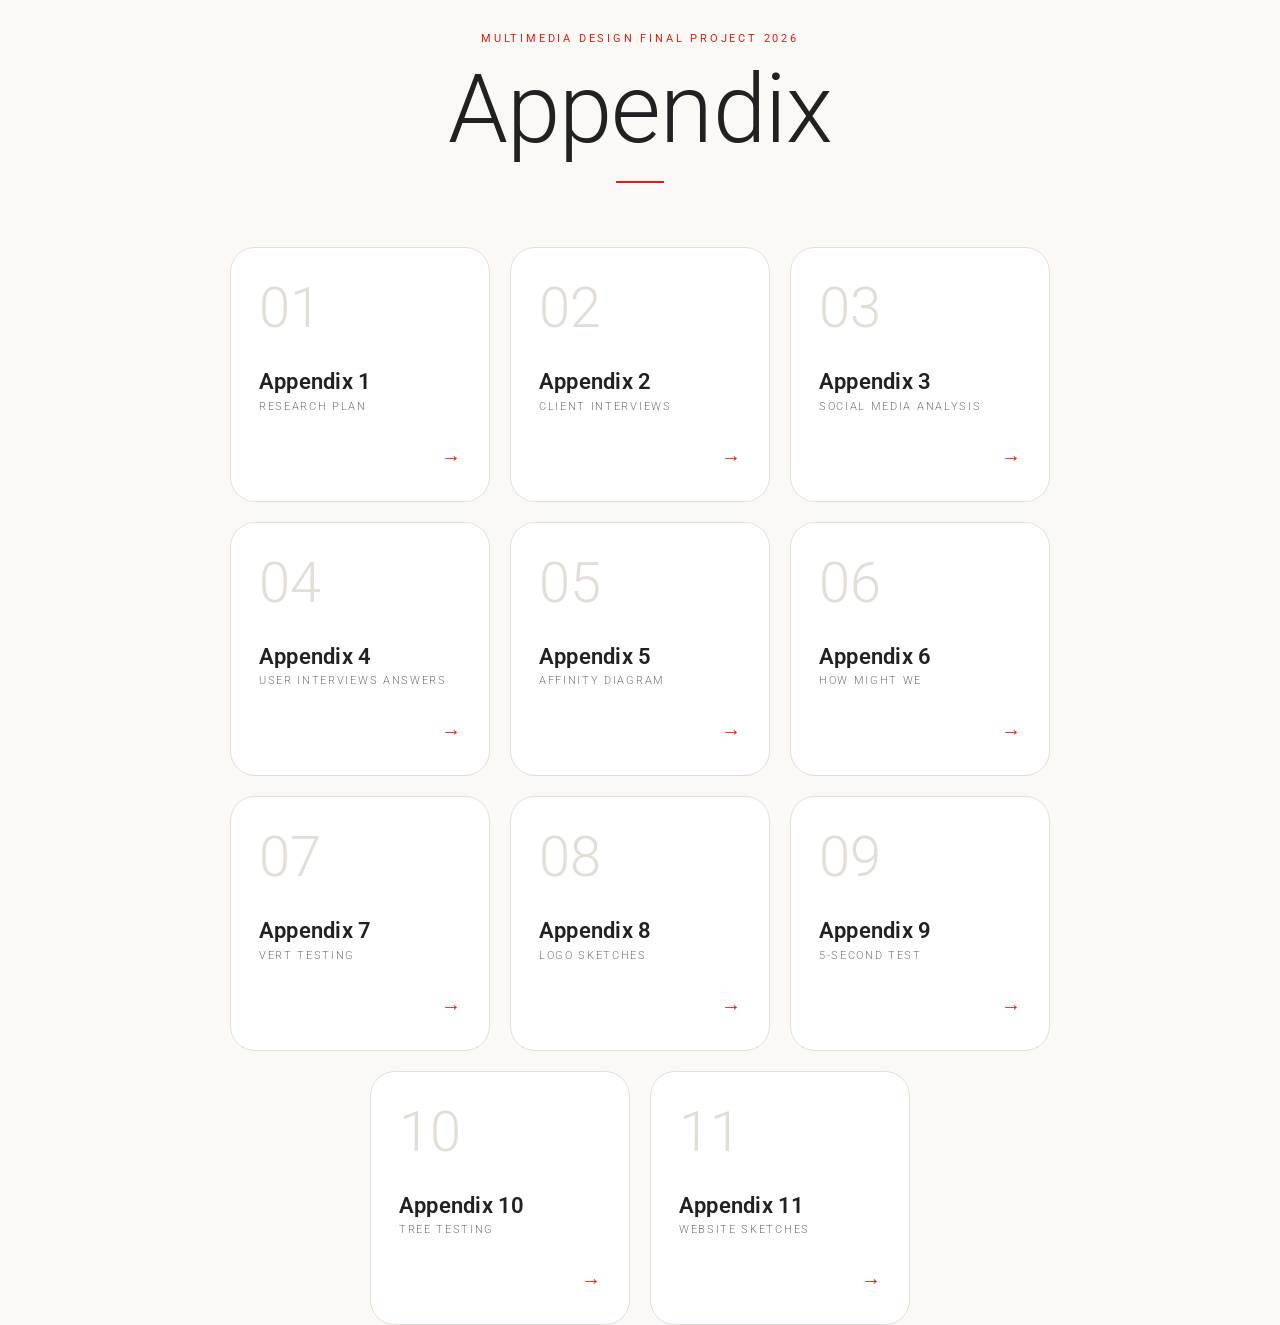
<file: index.html>
<!DOCTYPE html>
<html lang="en">
<head>
  <meta charset="UTF-8" />
  <meta name="viewport" content="width=device-width, initial-scale=1.0" />
  <title>Appendix Index</title>
  <link rel="stylesheet" href="styles.css" />
 <link rel="preconnect" href="https://fonts.googleapis.com">
<link rel="preconnect" href="https://fonts.gstatic.com" crossorigin>
<link href="https://fonts.googleapis.com/css2?family=Courier+Prime:ital,wght@0,400;0,700;1,400;1,700&family=Manuale:ital,wght@0,300..800;1,300..800&family=Pixelify+Sans:wght@400..700&family=Roboto:ital,wght@0,100..900;1,100..900&display=swap" rel="stylesheet">
</head>
<body>

  <div class="bg-grid"></div>

  <main class="container">
    <header class="header">
      <p class="eyebrow">Multimedia Design Final Project 2026</p>
      <h1 class="title">Appendix</h1>
      <div class="title-rule"></div>
    </header>

    <section class="cards">
      <a href="appendix1.html" class="card">
        <span class="card-number">01</span>
        <div class="card-body">
          <h2 class="card-label">Appendix 1</h2>
          <p class="card-sub">Research plan</p>
        </div>
        <span class="card-arrow">→</span>
      </a>

      <a href="appendix2.html" class="card">
        <span class="card-number">02</span>
        <div class="card-body">
          <h2 class="card-label">Appendix 2</h2>
          <p class="card-sub">Client interviews</p>
        </div>
        <span class="card-arrow">→</span>
      </a>
      
       <a href="appendix3.html" class="card">
        <span class="card-number">03</span>
        <div class="card-body">
          <h2 class="card-label">Appendix 3</h2>
          <p class="card-sub">Social media analysis</p>
        </div>
        <span class="card-arrow">→</span>
      </a>

       <a href="appendix4.html" class="card">
        <span class="card-number">04</span>
        <div class="card-body">
          <h2 class="card-label">Appendix 4</h2>
          <p class="card-sub">User interviews answers</p>
        </div>
        <span class="card-arrow">→</span>
      </a>

       <a href="appendix5.html" class="card">
        <span class="card-number">05</span>
        <div class="card-body">
          <h2 class="card-label">Appendix 5</h2>
          <p class="card-sub">Affinity diagram</p>
        </div>
        <span class="card-arrow">→</span>
      </a>
      
      <a href="appendix6.html" class="card">
        <span class="card-number">06</span>
        <div class="card-body">
          <h2 class="card-label">Appendix 6</h2>
          <p class="card-sub">How might we</p>
        </div>
        <span class="card-arrow">→</span>
      </a>

      <a href="appendix7.html" class="card">
        <span class="card-number">07</span>
        <div class="card-body">
          <h2 class="card-label">Appendix 7</h2>
          <p class="card-sub">VERT testing</p>
        </div>
        <span class="card-arrow">→</span>
      </a>

      <a href="appendix8.html" class="card">
        <span class="card-number">08</span>
        <div class="card-body">
          <h2 class="card-label">Appendix 8</h2>
          <p class="card-sub">Logo sketches</p>
        </div>
        <span class="card-arrow">→</span>
      </a>

      <a href="appendix9.html" class="card">
        <span class="card-number">09</span>
        <div class="card-body">
          <h2 class="card-label">Appendix 9</h2>
          <p class="card-sub">5-second test</p>
        </div>
        <span class="card-arrow">→</span>
      </a>

      <a href="appendix10.html" class="card">
        <span class="card-number">10</span>
        <div class="card-body">
          <h2 class="card-label">Appendix 10</h2>
          <p class="card-sub">Tree testing</p>
        </div>
        <span class="card-arrow">→</span>
      </a>

      <a href="appendix11.html" class="card">
        <span class="card-number">11</span>
        <div class="card-body">
          <h2 class="card-label">Appendix 11</h2>
          <p class="card-sub">Website sketches</p>
        </div>
        <span class="card-arrow">→</span>
      </a>
    </section>
  </main>

</body>
</html>
</file>
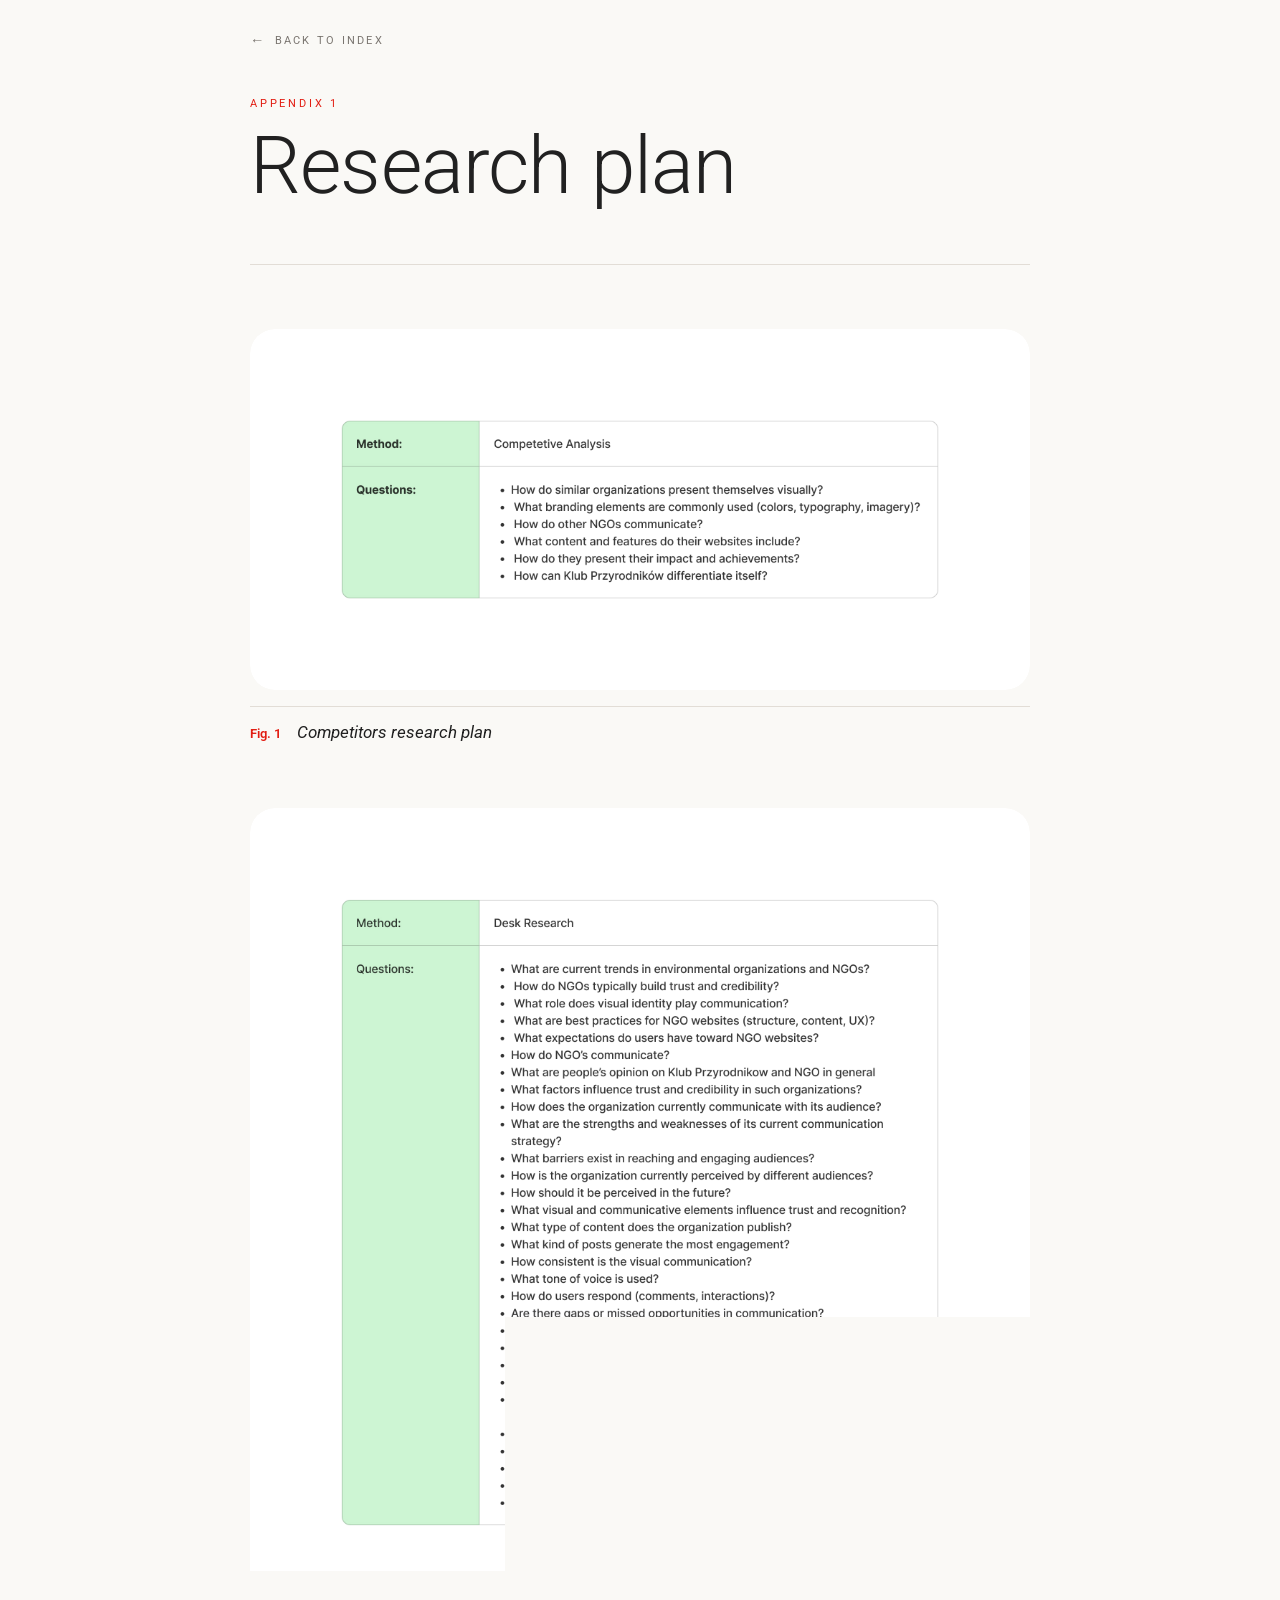
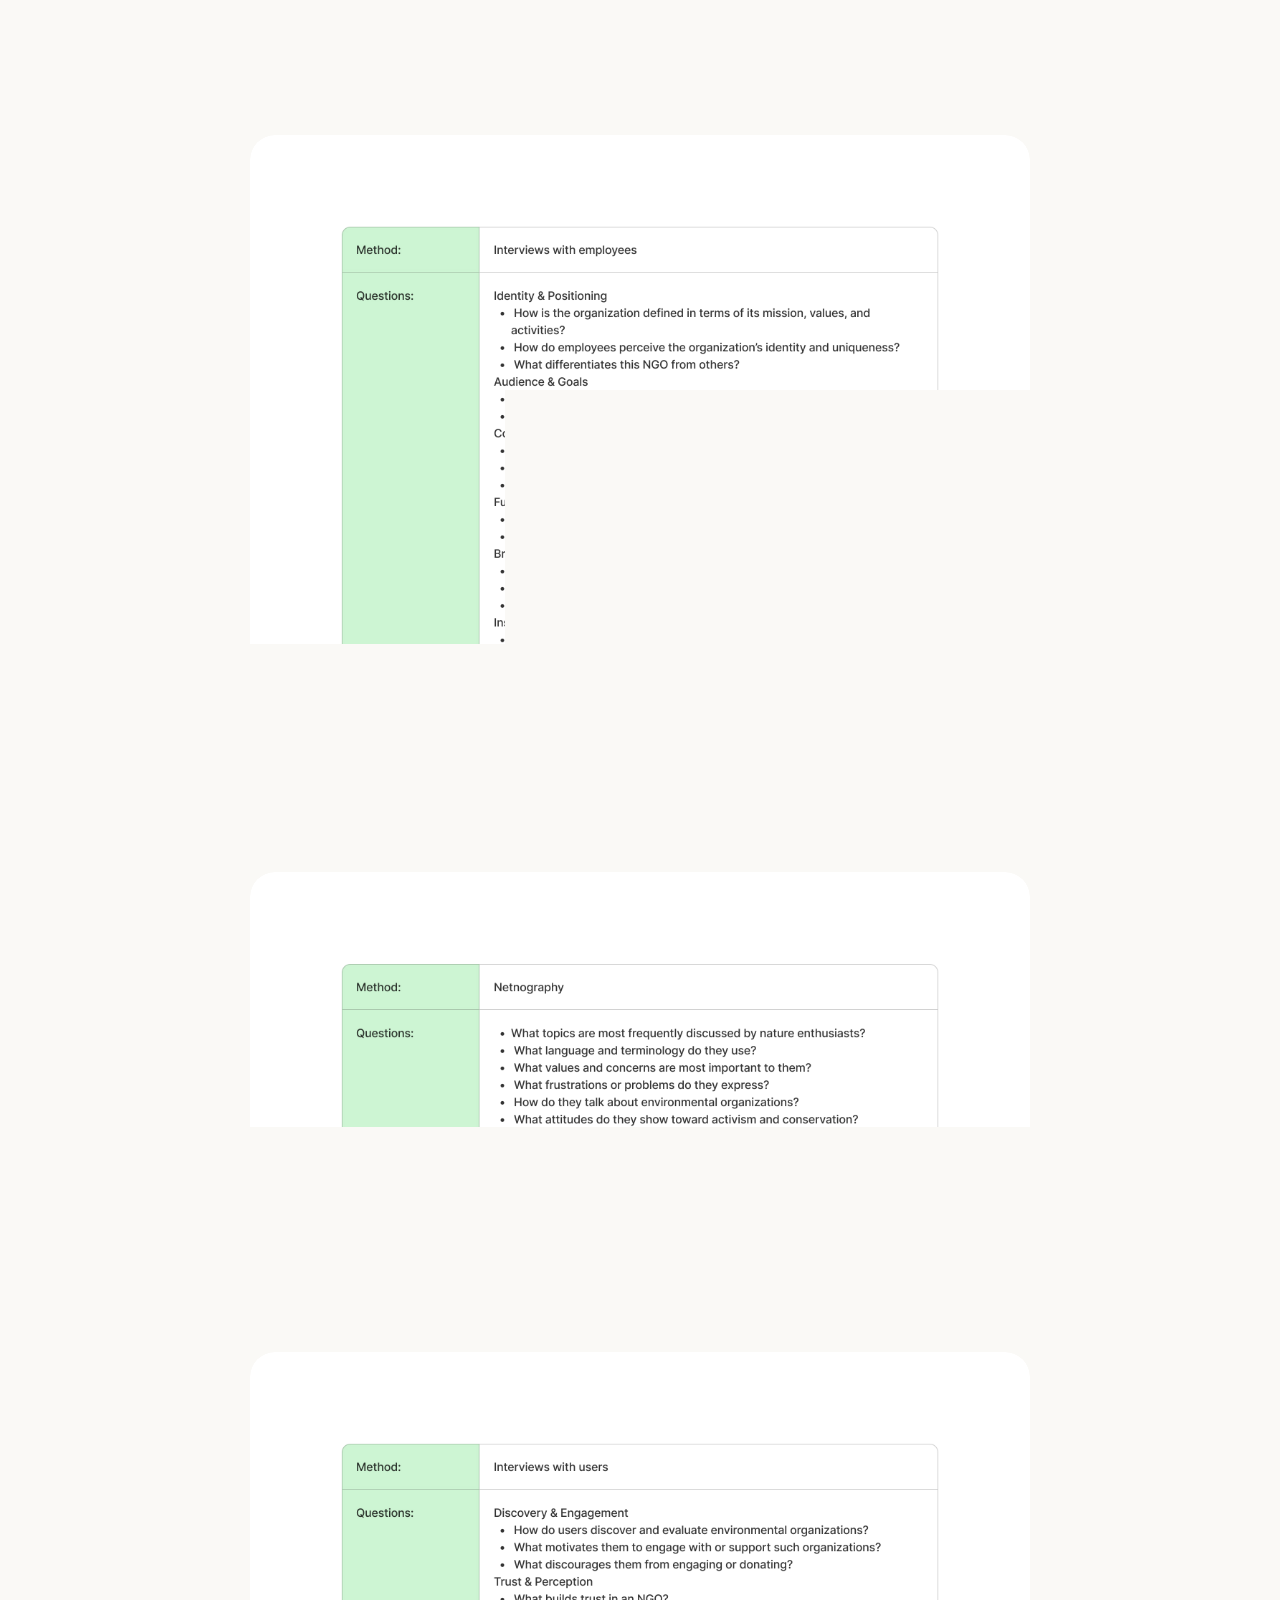
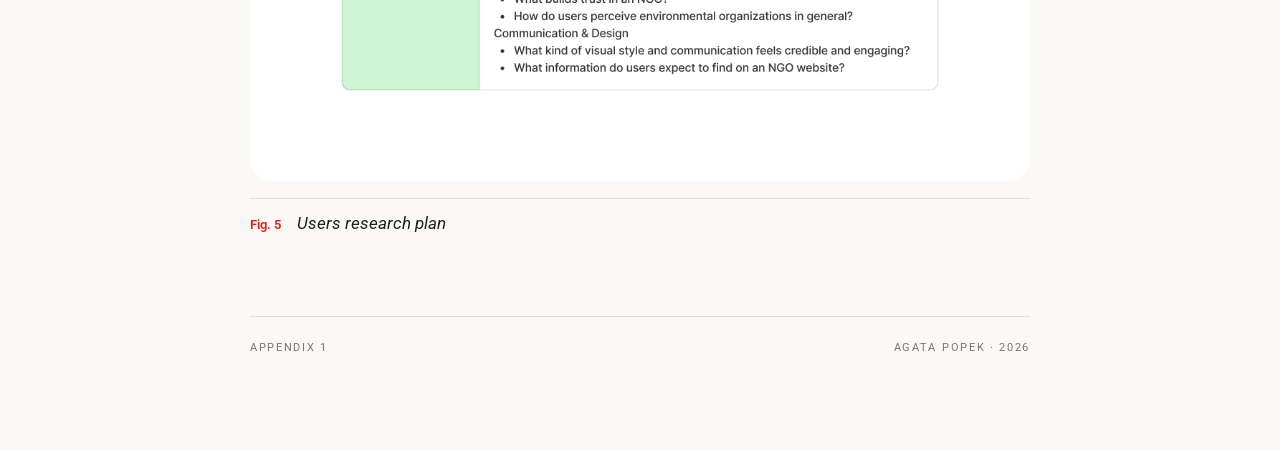
<file: appendix1.html>
<!DOCTYPE html>
<html lang="en">
<head>
  <meta charset="UTF-8" />
  <meta name="viewport" content="width=device-width, initial-scale=1.0" />
  <!-- ═══════════════════════════════════════════
       EDIT: Change the page title below
  ════════════════════════════════════════════ -->
  <title>Appendix 1 — Title Here</title>

  <link rel="preconnect" href="https://fonts.googleapis.com">
<link rel="preconnect" href="https://fonts.gstatic.com" crossorigin>
<link href="https://fonts.googleapis.com/css2?family=Courier+Prime:ital,wght@0,400;0,700;1,400;1,700&family=Manuale:ital,wght@0,300..800;1,300..800&family=Pixelify+Sans:wght@400..700&family=Roboto:ital,wght@0,100..900;1,100..900&display=swap" rel="stylesheet">
  <style>
    /* ── Variables ── */
    :root {
      --bg:           #FAF9F6;
      --ink:          #212121;
      --ink-muted:    #7a7570;
      --accent:       #E21E13;
      --card-border:  #e2ddd6;
      --img-bg:       #eae6df;
      --max-width:    780px;
      --font-display: 'Roboto', sans-serif;
      --font-body:    'Roboto', sans-serif;
    }

    /* ── Reset ── */
    *, *::before, *::after { box-sizing: border-box; margin: 0; padding: 0; }

    html { scroll-behavior: smooth; }

    body {
      background: var(--bg);
      color: var(--ink);
      font-family: var(--font-body);
      min-height: 100vh;
      padding: 0 1.5rem 6rem;
    }

    /* ── Page wrapper ── */
    .page {
      position: relative;
      z-index: 1;
      max-width: var(--max-width);
      margin: 0 auto;
    }

    /* ── Back link ── */
    .back-link {
      display: inline-flex;
      align-items: center;
      gap: 0.5rem;
      padding: 2rem 0 0;
      font-size: 0.7rem;
      font-weight: 400;
      letter-spacing: 0.2em;
      text-transform: uppercase;
      text-decoration: none;
      color: var(--ink-muted);
      transition: color 0.25s;
    }
    .back-link:hover { color: var(--accent); }
    .back-link .arrow { font-size: 0.9rem; }

    /* ── Page header ── */
    .page-header {
      padding: 3rem 0 3.5rem;
      border-bottom: 1px solid var(--card-border);
      margin-bottom: 4rem;
      animation: fadeUp 0.6s ease both;
    }

    .eyebrow {
      font-family: var(--font-body);
      font-size: 0.7rem;
      font-weight: 400;
      letter-spacing: 0.25em;
      text-transform: uppercase;
      color: var(--accent);
      margin-bottom: 0.85rem;
    }

    .page-title {
      font-family: var(--font-display);
      font-weight: 300;
      font-size: clamp(2.8rem, 7vw, 5rem);
      line-height: 1.05;
      letter-spacing: -0.01em;
    }

    .page-title em {
      font-weight: 600;
      font-style: italic;
      color: var(--accent);
    }

    .page-description {
      margin-top: 1.25rem;
      font-size: 0.9rem;
      font-weight: 300;
      line-height: 1.7;
      color: var(--ink-muted);
      max-width: 52ch;
    }

    /* ── Image list ── */
    .image-list {
      display: flex;
      flex-direction: column;
      gap: 4rem;
    }

    /* ── Single image entry ── */
    .image-entry {
      animation: fadeUp 0.6s ease both;
    }

    /* stagger each entry */
    .image-entry:nth-child(1) { animation-delay: 0.05s; }
    .image-entry:nth-child(2) { animation-delay: 0.15s; }
    .image-entry:nth-child(3) { animation-delay: 0.25s; }
    .image-entry:nth-child(4) { animation-delay: 0.35s; }
    .image-entry:nth-child(5) { animation-delay: 0.45s; }

 .image-wrap {
  border-radius: 25px;
  overflow: hidden;
}

    .image-wrap img {
  width: 100%;
  height: auto;
  display: block;
  border-radius: 25px;
}

    .image-entry:hover .image-wrap img {
      transform: scale(1.02);
    }

    /* Caption row */
    .caption-row {
      display: flex;
      align-items: baseline;
      justify-content: space-between;
      gap: 1rem;
      margin-top: 1rem;
      padding-top: 0.85rem;
      border-top: 1px solid var(--card-border);
    }

    .caption-index {
      font-family: var(--font-display);
      font-size: 0.8rem;
      font-weight: 600;
      color: var(--accent);
      flex-shrink: 0;
    }

    .caption-text {
      font-family: var(--font-display);
      font-size: 1.05rem;
      font-weight: 400;
      font-style: italic;
      line-height: 1.4;
      color: var(--ink);
      flex: 1;
    }

    .caption-note {
      font-size: 0.72rem;
      font-weight: 300;
      letter-spacing: 0.05em;
      color: var(--ink-muted);
      flex-shrink: 0;
      text-align: right;
    }

    /* ── Footer rule ── */
    .page-footer {
      margin-top: 5rem;
      padding-top: 1.5rem;
      border-top: 1px solid var(--card-border);
      display: flex;
      align-items: center;
      justify-content: space-between;
      font-size: 0.7rem;
      letter-spacing: 0.15em;
      text-transform: uppercase;
      color: var(--ink-muted);
    }

    /* ── Animation ── */
    @keyframes fadeUp {
      from { opacity: 0; transform: translateY(18px); }
      to   { opacity: 1; transform: translateY(0); }
    }

    /* ── Responsive ── */
    @media (max-width: 480px) {
      .caption-row { flex-direction: column; gap: 0.4rem; }
      .caption-note { text-align: left; }
    }
  </style>
</head>
<body>
<div class="page">

  <!-- Back navigation -->
  <a href="index.html" class="back-link">
    <span class="arrow">←</span> Back to index
  </a>

 
  <header class="page-header">
    <p class="eyebrow">Appendix 1</p>
    <h1 class="page-title">Research plan</h1>
  </header>

 
  <section class="image-list">

    <!-- Image 1 -->
    <article class="image-entry">
      <div class="image-wrap">
             <img src="competitors_research_plan.jpg" alt="competitors research plan" />
      </div>
      <div class="caption-row">
        <span class="caption-index">Fig. 1</span>
        <p class="caption-text">Competitors research plan</p>
      </div>
    </article>

    <!-- Image 2 -->
    <article class="image-entry">
      <div class="image-wrap">
             <img src="desk_research_plan.jpg" alt="desk research plan" />
      </div>
      <div class="caption-row">
        <span class="caption-index">Fig. 2</span>
        <p class="caption-text">Desk research plan</p>
      </div>
    </article>
    
    <!-- Image 3 -->
    <article class="image-entry">
      <div class="image-wrap">
             <img src="employees_research_plan.jpg" alt="employees research plan" />
      </div>
      <div class="caption-row">
        <span class="caption-index">Fig. 3</span>
        <p class="caption-text">Employees research plan</p>
      </div>
    </article>

     <!-- Image 4 -->
    <article class="image-entry">
      <div class="image-wrap">
             <img src="netnography_research_plan.jpg" alt="netnography research plan" />
      </div>
      <div class="caption-row">
        <span class="caption-index">Fig. 4</span>
        <p class="caption-text">Netnography research plan</p>
      </div>
    </article>

     <!-- Image 5 -->
    <article class="image-entry">
      <div class="image-wrap">
             <img src="users_research_plan.jpg" alt="users research plan" />
      </div>
      <div class="caption-row">
        <span class="caption-index">Fig. 5</span>
        <p class="caption-text">Users research plan</p>
      </div>
    </article>
    
  </section>
  <!-- ═══ End image list ═══ -->

  <footer class="page-footer">
    <span>Appendix 1</span>
    <span>Agata Popek · 2026</span>
  </footer>

</div>
</body>
</html>
</file>
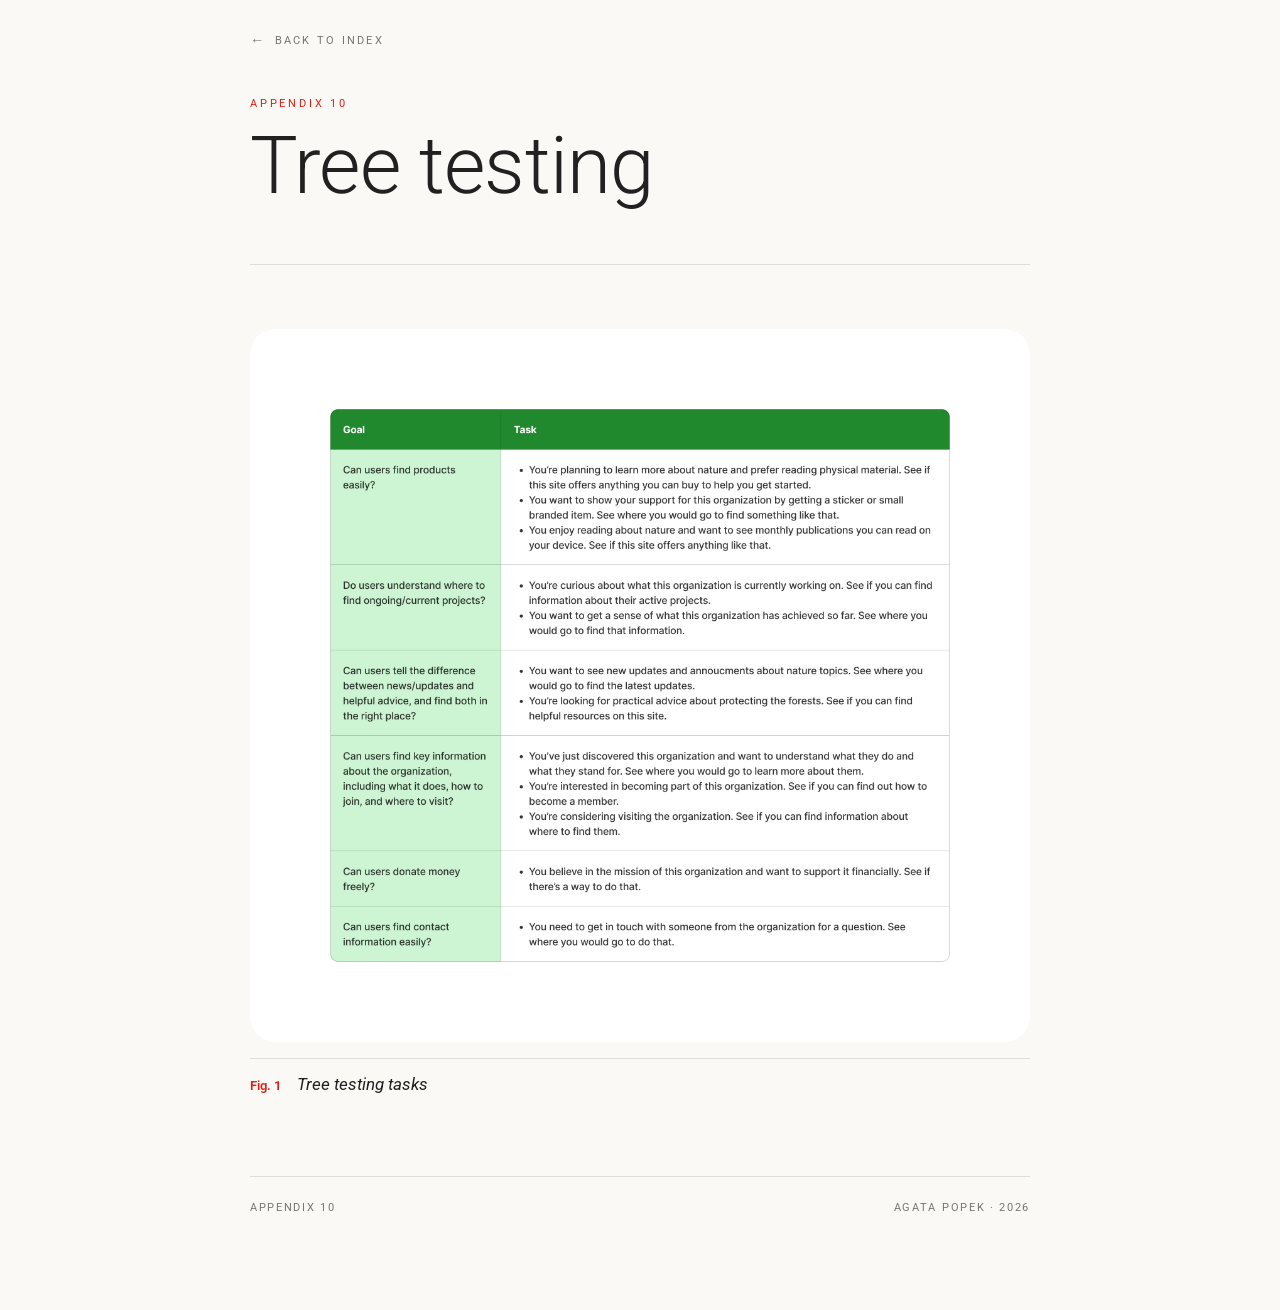
<file: appendix10.html>
<!DOCTYPE html>
<html lang="en">
<head>
  <meta charset="UTF-8" />
  <meta name="viewport" content="width=device-width, initial-scale=1.0" />
  <!-- ═══════════════════════════════════════════
       EDIT: Change the page title below
  ════════════════════════════════════════════ -->
  <title>Appendix 10 — Tree testing</title>

  <link rel="preconnect" href="https://fonts.googleapis.com">
<link rel="preconnect" href="https://fonts.gstatic.com" crossorigin>
<link href="https://fonts.googleapis.com/css2?family=Courier+Prime:ital,wght@0,400;0,700;1,400;1,700&family=Manuale:ital,wght@0,300..800;1,300..800&family=Pixelify+Sans:wght@400..700&family=Roboto:ital,wght@0,100..900;1,100..900&display=swap" rel="stylesheet">
  <style>
    /* ── Variables ── */
    :root {
      --bg:           #FAF9F6;
      --ink:          #212121;
      --ink-muted:    #7a7570;
      --accent:       #E21E13;
      --card-border:  #e2ddd6;
      --img-bg:       #eae6df;
      --max-width:    780px;
      --font-display: 'Roboto', sans-serif;
      --font-body:    'Roboto', sans-serif;
    }

    /* ── Reset ── */
    *, *::before, *::after { box-sizing: border-box; margin: 0; padding: 0; }

    html { scroll-behavior: smooth; }

    body {
      background: var(--bg);
      color: var(--ink);
      font-family: var(--font-body);
      min-height: 100vh;
      padding: 0 1.5rem 6rem;
    }

    /* ── Page wrapper ── */
    .page {
      position: relative;
      z-index: 1;
      max-width: var(--max-width);
      margin: 0 auto;
    }

    /* ── Back link ── */
    .back-link {
      display: inline-flex;
      align-items: center;
      gap: 0.5rem;
      padding: 2rem 0 0;
      font-size: 0.7rem;
      font-weight: 400;
      letter-spacing: 0.2em;
      text-transform: uppercase;
      text-decoration: none;
      color: var(--ink-muted);
      transition: color 0.25s;
    }
    .back-link:hover { color: var(--accent); }
    .back-link .arrow { font-size: 0.9rem; }

    /* ── Page header ── */
    .page-header {
      padding: 3rem 0 3.5rem;
      border-bottom: 1px solid var(--card-border);
      margin-bottom: 4rem;
      animation: fadeUp 0.6s ease both;
    }

    .eyebrow {
      font-family: var(--font-body);
      font-size: 0.7rem;
      font-weight: 400;
      letter-spacing: 0.25em;
      text-transform: uppercase;
      color: var(--accent);
      margin-bottom: 0.85rem;
    }

    .page-title {
      font-family: var(--font-display);
      font-weight: 300;
      font-size: clamp(2.8rem, 7vw, 5rem);
      line-height: 1.05;
      letter-spacing: -0.01em;
    }

    .page-title em {
      font-weight: 600;
      font-style: italic;
      color: var(--accent);
    }

    .page-description {
      margin-top: 1.25rem;
      font-size: 0.9rem;
      font-weight: 300;
      line-height: 1.7;
      color: var(--ink-muted);
      max-width: 52ch;
    }

    /* ── Image list ── */
    .image-list {
      display: flex;
      flex-direction: column;
      gap: 4rem;
    }

    /* ── Single image entry ── */
    .image-entry {
      animation: fadeUp 0.6s ease both;
    }

    /* stagger each entry */
    .image-entry:nth-child(1) { animation-delay: 0.05s; }
    .image-entry:nth-child(2) { animation-delay: 0.15s; }
    .image-entry:nth-child(3) { animation-delay: 0.25s; }
    .image-entry:nth-child(4) { animation-delay: 0.35s; }
    .image-entry:nth-child(5) { animation-delay: 0.45s; }

 .image-wrap {
  border-radius: 25px;
  overflow: hidden;
}

    .image-wrap img {
  width: 100%;
  height: auto;
  display: block;
  border-radius: 25px;
}

    .image-entry:hover .image-wrap img {
      transform: scale(1.02);
    }

    /* Caption row */
    .caption-row {
      display: flex;
      align-items: baseline;
      justify-content: space-between;
      gap: 1rem;
      margin-top: 1rem;
      padding-top: 0.85rem;
      border-top: 1px solid var(--card-border);
    }

    .caption-index {
      font-family: var(--font-display);
      font-size: 0.8rem;
      font-weight: 600;
      color: var(--accent);
      flex-shrink: 0;
    }

    .caption-text {
      font-family: var(--font-display);
      font-size: 1.05rem;
      font-weight: 400;
      font-style: italic;
      line-height: 1.4;
      color: var(--ink);
      flex: 1;
    }

    .caption-note {
      font-size: 0.72rem;
      font-weight: 300;
      letter-spacing: 0.05em;
      color: var(--ink-muted);
      flex-shrink: 0;
      text-align: right;
    }

    /* ── Footer rule ── */
    .page-footer {
      margin-top: 5rem;
      padding-top: 1.5rem;
      border-top: 1px solid var(--card-border);
      display: flex;
      align-items: center;
      justify-content: space-between;
      font-size: 0.7rem;
      letter-spacing: 0.15em;
      text-transform: uppercase;
      color: var(--ink-muted);
    }

    /* ── Animation ── */
    @keyframes fadeUp {
      from { opacity: 0; transform: translateY(18px); }
      to   { opacity: 1; transform: translateY(0); }
    }

    /* ── Responsive ── */
    @media (max-width: 480px) {
      .caption-row { flex-direction: column; gap: 0.4rem; }
      .caption-note { text-align: left; }
    }
  </style>
</head>
<body>
<div class="page">

  <!-- Back navigation -->
  <a href="index.html" class="back-link">
    <span class="arrow">←</span> Back to index
  </a>

 
  <header class="page-header">
    <p class="eyebrow">Appendix 10</p>
    <h1 class="page-title">Tree testing</h1>
  </header>

 
  <section class="image-list">

    <!-- Image 1 -->
    <article class="image-entry">
      <div class="image-wrap">
             <img src="tree_testing.jpg" alt="tree testing" />
      </div>
      <div class="caption-row">
        <span class="caption-index">Fig. 1</span>
        <p class="caption-text">Tree testing tasks</p>
      </div>
    </article>

  </section>
  <!-- ═══ End image list ═══ -->

  <footer class="page-footer">
    <span>Appendix 10</span>
    <span>Agata Popek · 2026</span>
  </footer>

</div>
</body>
</html>
</file>
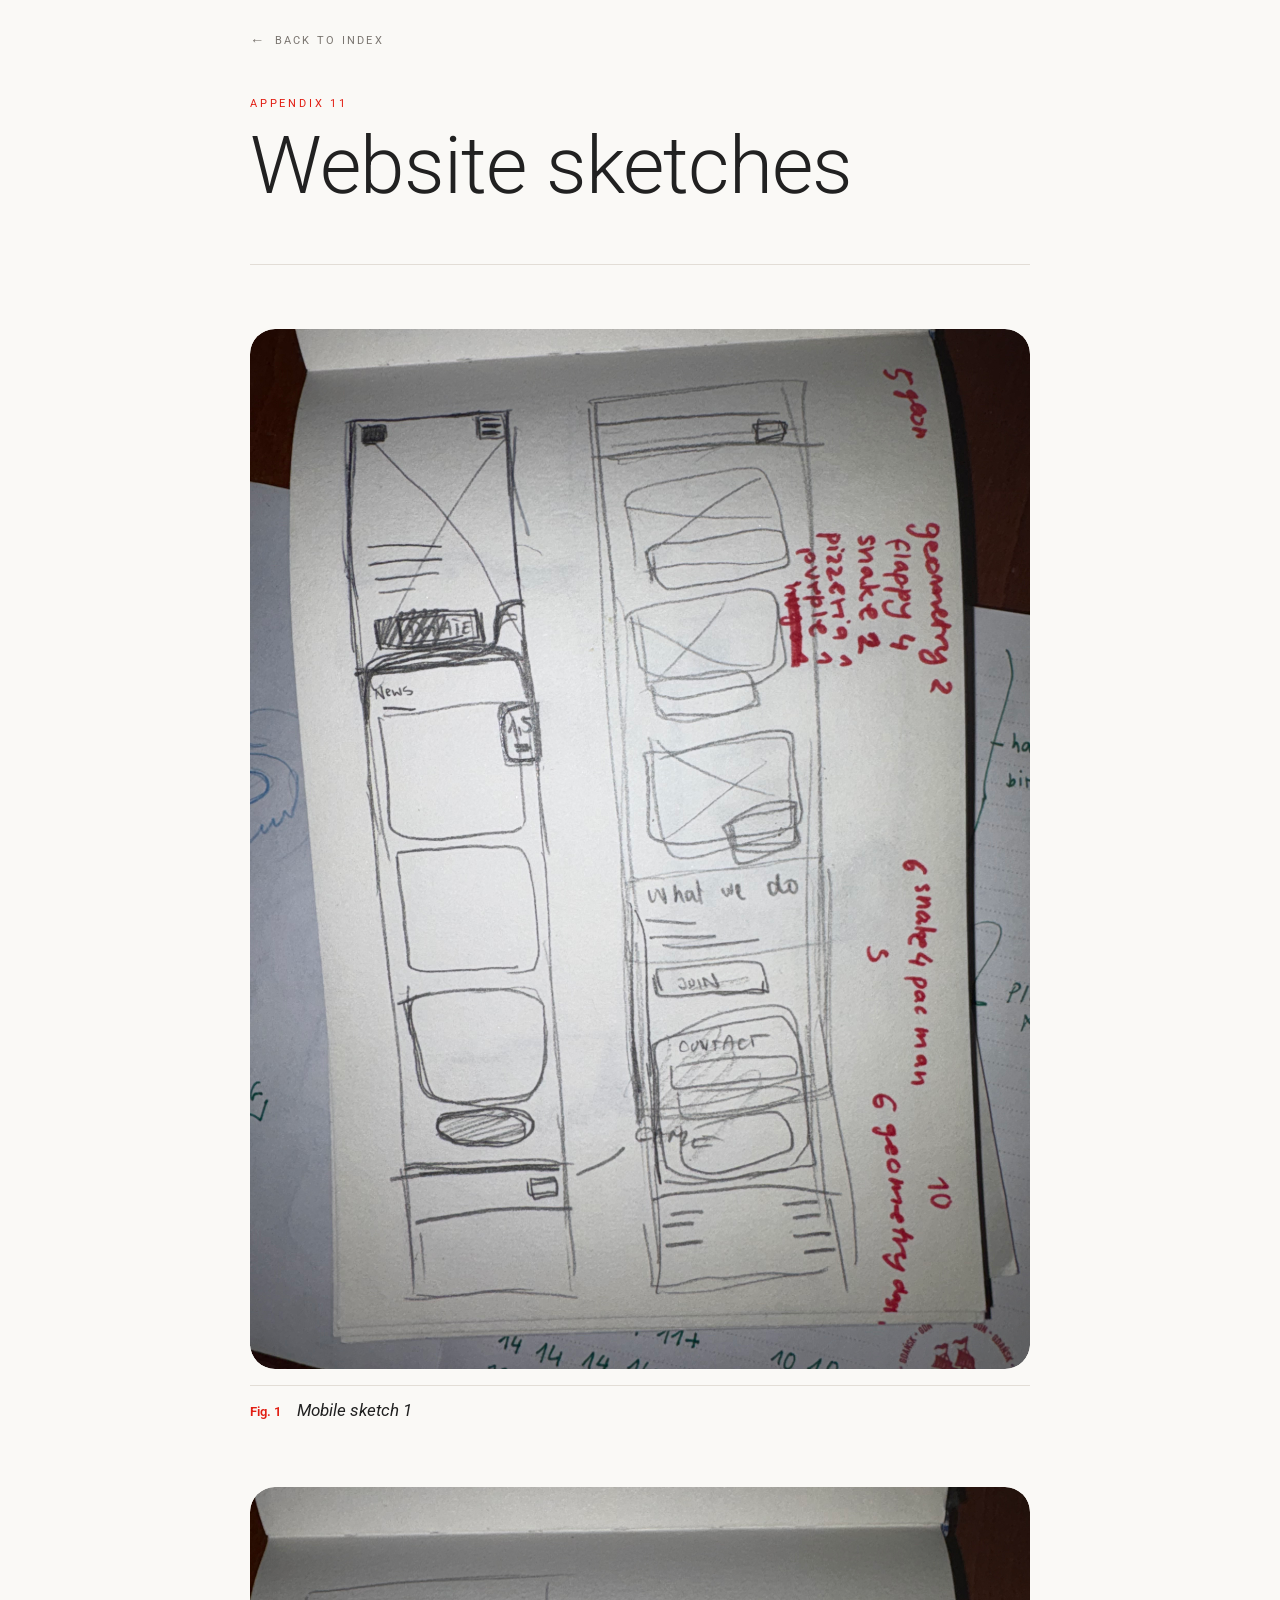
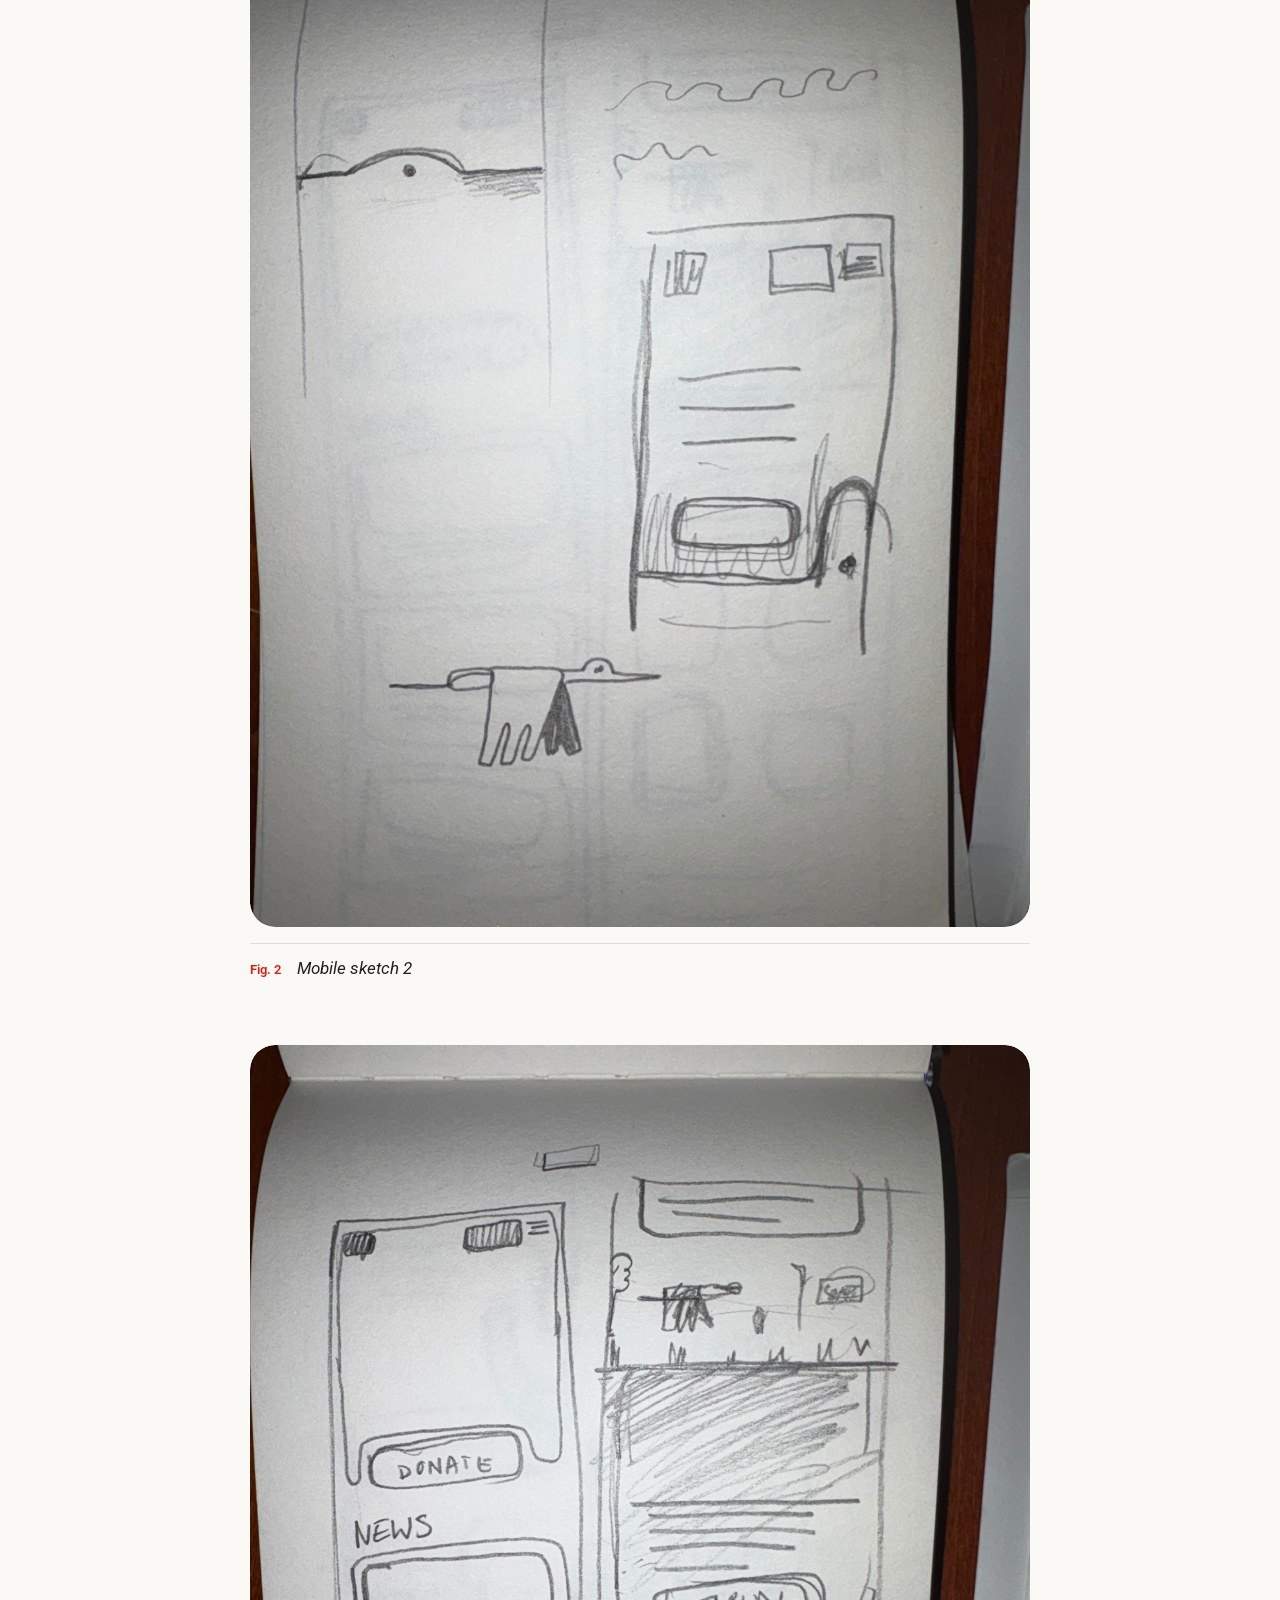
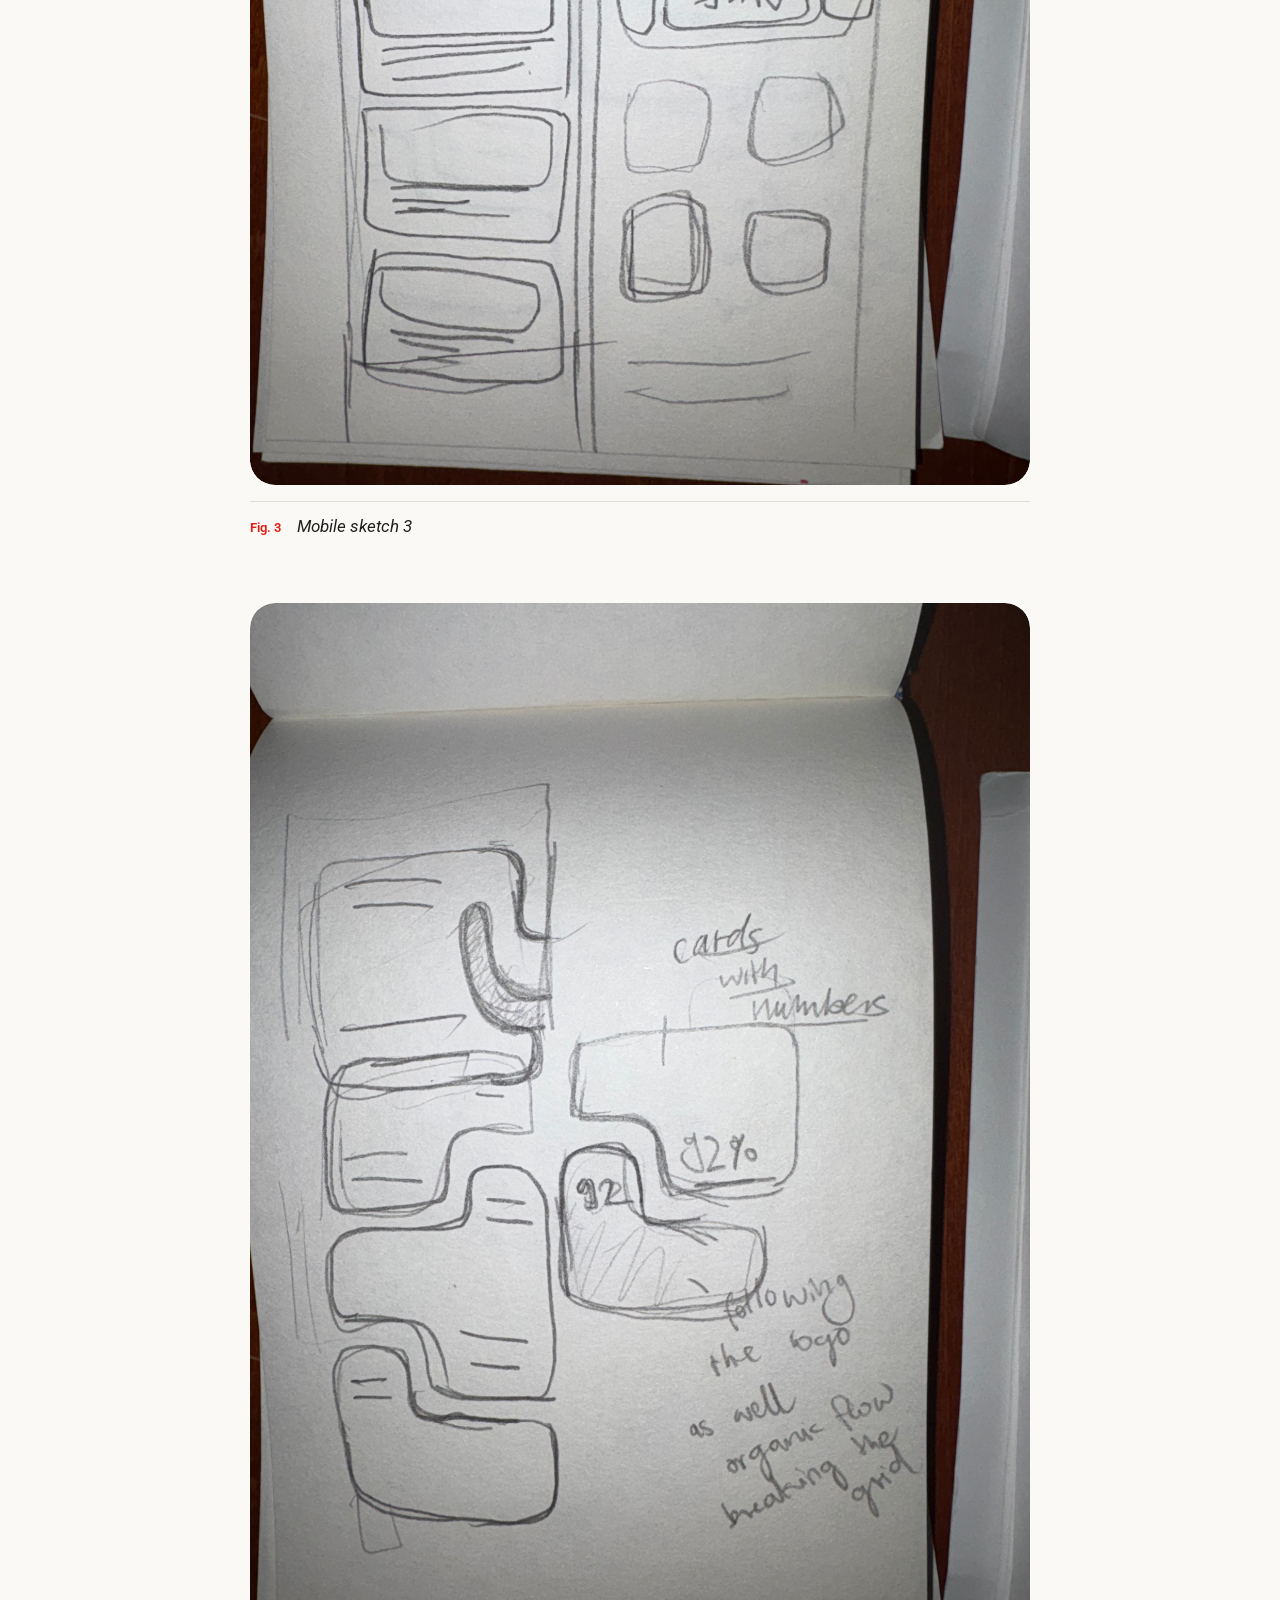
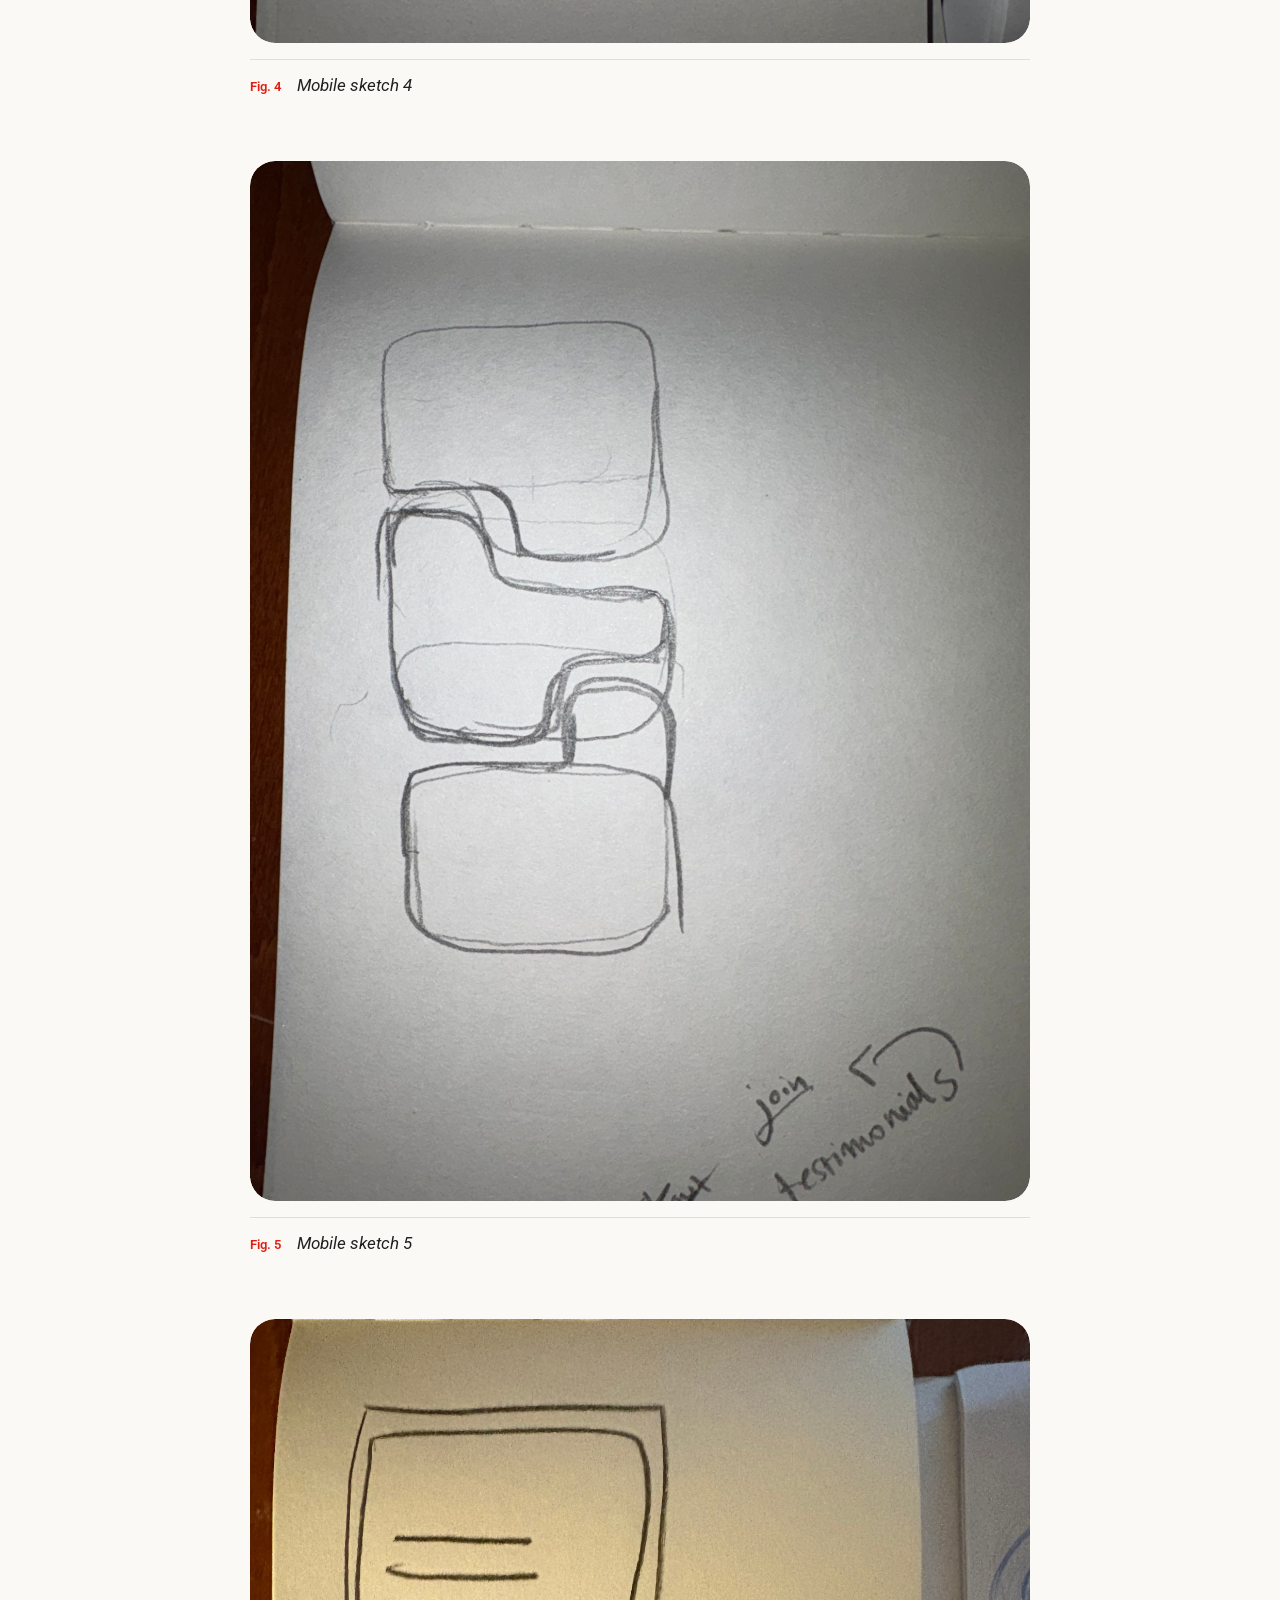
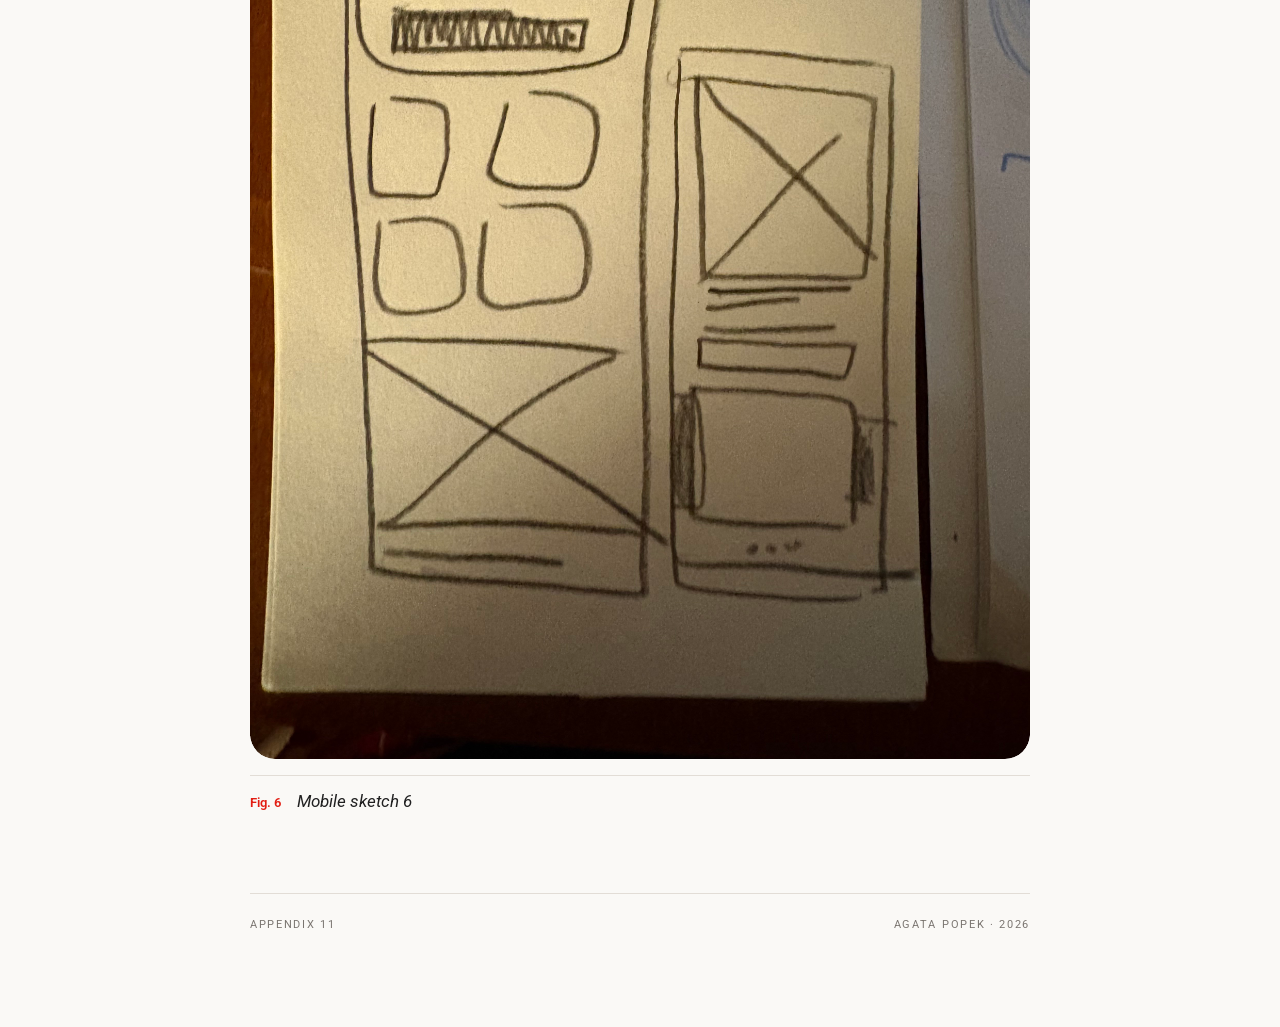
<file: appendix11.html>
<!DOCTYPE html>
<html lang="en">
<head>
  <meta charset="UTF-8" />
  <meta name="viewport" content="width=device-width, initial-scale=1.0" />
  <!-- ═══════════════════════════════════════════
       EDIT: Change the page title below
  ════════════════════════════════════════════ -->
  <title>Appendix 11 — Website sketches</title>

  <link rel="preconnect" href="https://fonts.googleapis.com">
<link rel="preconnect" href="https://fonts.gstatic.com" crossorigin>
<link href="https://fonts.googleapis.com/css2?family=Courier+Prime:ital,wght@0,400;0,700;1,400;1,700&family=Manuale:ital,wght@0,300..800;1,300..800&family=Pixelify+Sans:wght@400..700&family=Roboto:ital,wght@0,100..900;1,100..900&display=swap" rel="stylesheet">
  <style>
    /* ── Variables ── */
    :root {
      --bg:           #FAF9F6;
      --ink:          #212121;
      --ink-muted:    #7a7570;
      --accent:       #E21E13;
      --card-border:  #e2ddd6;
      --img-bg:       #eae6df;
      --max-width:    780px;
      --font-display: 'Roboto', sans-serif;
      --font-body:    'Roboto', sans-serif;
    }

    /* ── Reset ── */
    *, *::before, *::after { box-sizing: border-box; margin: 0; padding: 0; }

    html { scroll-behavior: smooth; }

    body {
      background: var(--bg);
      color: var(--ink);
      font-family: var(--font-body);
      min-height: 100vh;
      padding: 0 1.5rem 6rem;
    }

    /* ── Page wrapper ── */
    .page {
      position: relative;
      z-index: 1;
      max-width: var(--max-width);
      margin: 0 auto;
    }

    /* ── Back link ── */
    .back-link {
      display: inline-flex;
      align-items: center;
      gap: 0.5rem;
      padding: 2rem 0 0;
      font-size: 0.7rem;
      font-weight: 400;
      letter-spacing: 0.2em;
      text-transform: uppercase;
      text-decoration: none;
      color: var(--ink-muted);
      transition: color 0.25s;
    }
    .back-link:hover { color: var(--accent); }
    .back-link .arrow { font-size: 0.9rem; }

    /* ── Page header ── */
    .page-header {
      padding: 3rem 0 3.5rem;
      border-bottom: 1px solid var(--card-border);
      margin-bottom: 4rem;
      animation: fadeUp 0.6s ease both;
    }

    .eyebrow {
      font-family: var(--font-body);
      font-size: 0.7rem;
      font-weight: 400;
      letter-spacing: 0.25em;
      text-transform: uppercase;
      color: var(--accent);
      margin-bottom: 0.85rem;
    }

    .page-title {
      font-family: var(--font-display);
      font-weight: 300;
      font-size: clamp(2.8rem, 7vw, 5rem);
      line-height: 1.05;
      letter-spacing: -0.01em;
    }

    .page-title em {
      font-weight: 600;
      font-style: italic;
      color: var(--accent);
    }

    .page-description {
      margin-top: 1.25rem;
      font-size: 0.9rem;
      font-weight: 300;
      line-height: 1.7;
      color: var(--ink-muted);
      max-width: 52ch;
    }

    /* ── Image list ── */
    .image-list {
      display: flex;
      flex-direction: column;
      gap: 4rem;
    }

    /* ── Single image entry ── */
    .image-entry {
      animation: fadeUp 0.6s ease both;
    }

    /* stagger each entry */
    .image-entry:nth-child(1) { animation-delay: 0.05s; }
    .image-entry:nth-child(2) { animation-delay: 0.15s; }
    .image-entry:nth-child(3) { animation-delay: 0.25s; }
    .image-entry:nth-child(4) { animation-delay: 0.35s; }
    .image-entry:nth-child(5) { animation-delay: 0.45s; }

 .image-wrap {
  border-radius: 25px;
  overflow: hidden;
}

    .image-wrap img {
  width: 100%;
  height: auto;
  display: block;
  border-radius: 25px;
}

    .image-entry:hover .image-wrap img {
      transform: scale(1.02);
    }

    /* Caption row */
    .caption-row {
      display: flex;
      align-items: baseline;
      justify-content: space-between;
      gap: 1rem;
      margin-top: 1rem;
      padding-top: 0.85rem;
      border-top: 1px solid var(--card-border);
    }

    .caption-index {
      font-family: var(--font-display);
      font-size: 0.8rem;
      font-weight: 600;
      color: var(--accent);
      flex-shrink: 0;
    }

    .caption-text {
      font-family: var(--font-display);
      font-size: 1.05rem;
      font-weight: 400;
      font-style: italic;
      line-height: 1.4;
      color: var(--ink);
      flex: 1;
    }

    .caption-note {
      font-size: 0.72rem;
      font-weight: 300;
      letter-spacing: 0.05em;
      color: var(--ink-muted);
      flex-shrink: 0;
      text-align: right;
    }

    /* ── Footer rule ── */
    .page-footer {
      margin-top: 5rem;
      padding-top: 1.5rem;
      border-top: 1px solid var(--card-border);
      display: flex;
      align-items: center;
      justify-content: space-between;
      font-size: 0.7rem;
      letter-spacing: 0.15em;
      text-transform: uppercase;
      color: var(--ink-muted);
    }

    /* ── Animation ── */
    @keyframes fadeUp {
      from { opacity: 0; transform: translateY(18px); }
      to   { opacity: 1; transform: translateY(0); }
    }

    /* ── Responsive ── */
    @media (max-width: 480px) {
      .caption-row { flex-direction: column; gap: 0.4rem; }
      .caption-note { text-align: left; }
    }
  </style>
</head>
<body>
<div class="page">

  <!-- Back navigation -->
  <a href="index.html" class="back-link">
    <span class="arrow">←</span> Back to index
  </a>

 
  <header class="page-header">
    <p class="eyebrow">Appendix 11</p>
    <h1 class="page-title">Website sketches</h1>
  </header>

 
  <section class="image-list">

    <!-- Image 1 -->
    <article class="image-entry">
      <div class="image-wrap">
             <img src="mobile1.JPG" alt="mobile1" />
      </div>
      <div class="caption-row">
        <span class="caption-index">Fig. 1</span>
        <p class="caption-text">Mobile sketch 1</p>
      </div>
    </article>

    <!-- Image 2 -->
    <article class="image-entry">
      <div class="image-wrap">
             <img src="mobile2.JPG" alt="mobile2" />
      </div>
      <div class="caption-row">
        <span class="caption-index">Fig. 2</span>
        <p class="caption-text">Mobile sketch 2</p>
      </div>
    </article>
    
    <!-- Image 3 -->
    <article class="image-entry">
      <div class="image-wrap">
             <img src="mobile3.JPG" alt="mobile3" />
      </div>
      <div class="caption-row">
        <span class="caption-index">Fig. 3</span>
        <p class="caption-text">Mobile sketch 3</p>
      </div>
    </article>

     <!-- Image 4 -->
    <article class="image-entry">
      <div class="image-wrap">
             <img src="mobile4.JPG" alt="mobile4" />
      </div>
      <div class="caption-row">
        <span class="caption-index">Fig. 4</span>
        <p class="caption-text">Mobile sketch 4</p>
      </div>
    </article>

     <!-- Image 5 -->
    <article class="image-entry">
      <div class="image-wrap">
             <img src="mobile5.JPG" alt="mobile5" />
      </div>
      <div class="caption-row">
        <span class="caption-index">Fig. 5</span>
        <p class="caption-text">Mobile sketch 5</p>
      </div>
    </article>

        <!-- Image 6 -->
    <article class="image-entry">
      <div class="image-wrap">
             <img src="mobile6.JPG" alt="mobile6" />
      </div>
      <div class="caption-row">
        <span class="caption-index">Fig. 6</span>
        <p class="caption-text">Mobile sketch 6</p>
      </div>
    </article>
  </section>
  <!-- ═══ End image list ═══ -->

  <footer class="page-footer">
    <span>Appendix 11</span>
    <span>Agata Popek · 2026</span>
  </footer>

</div>
</body>
</html>
</file>
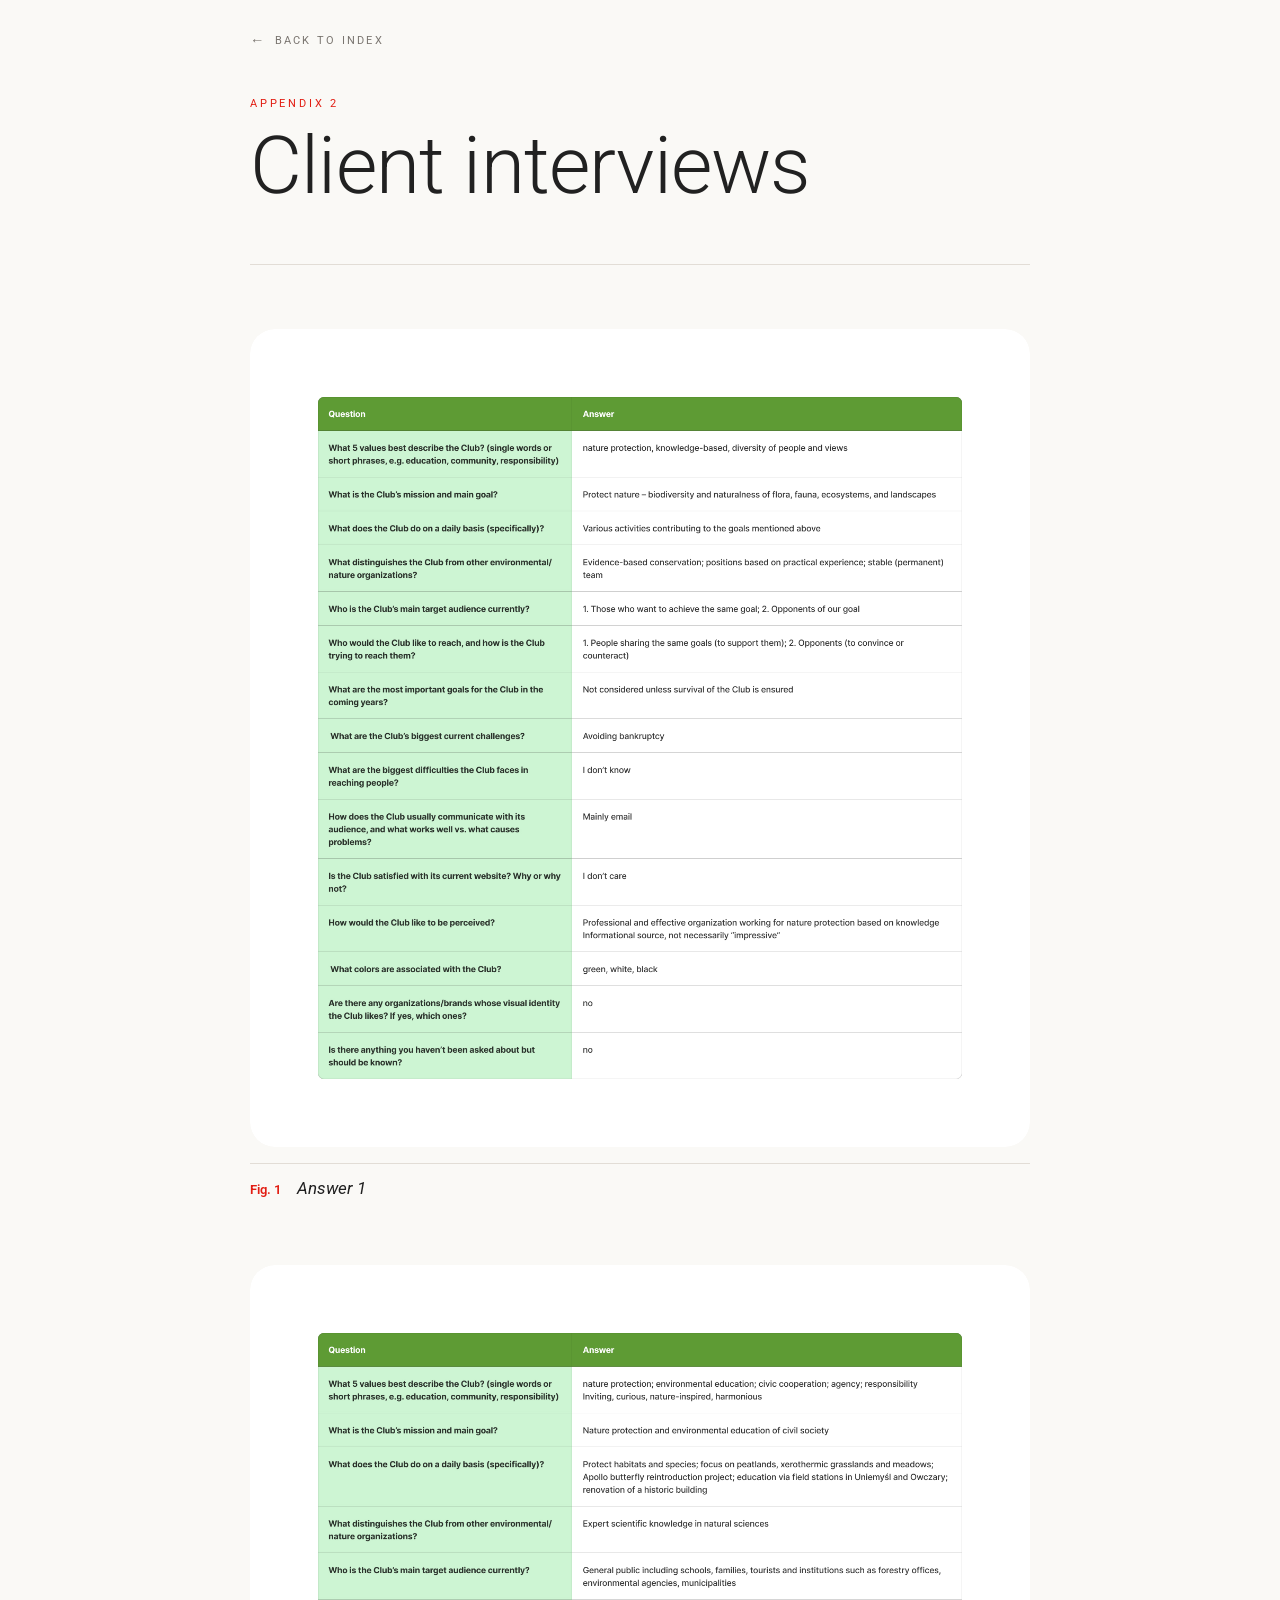
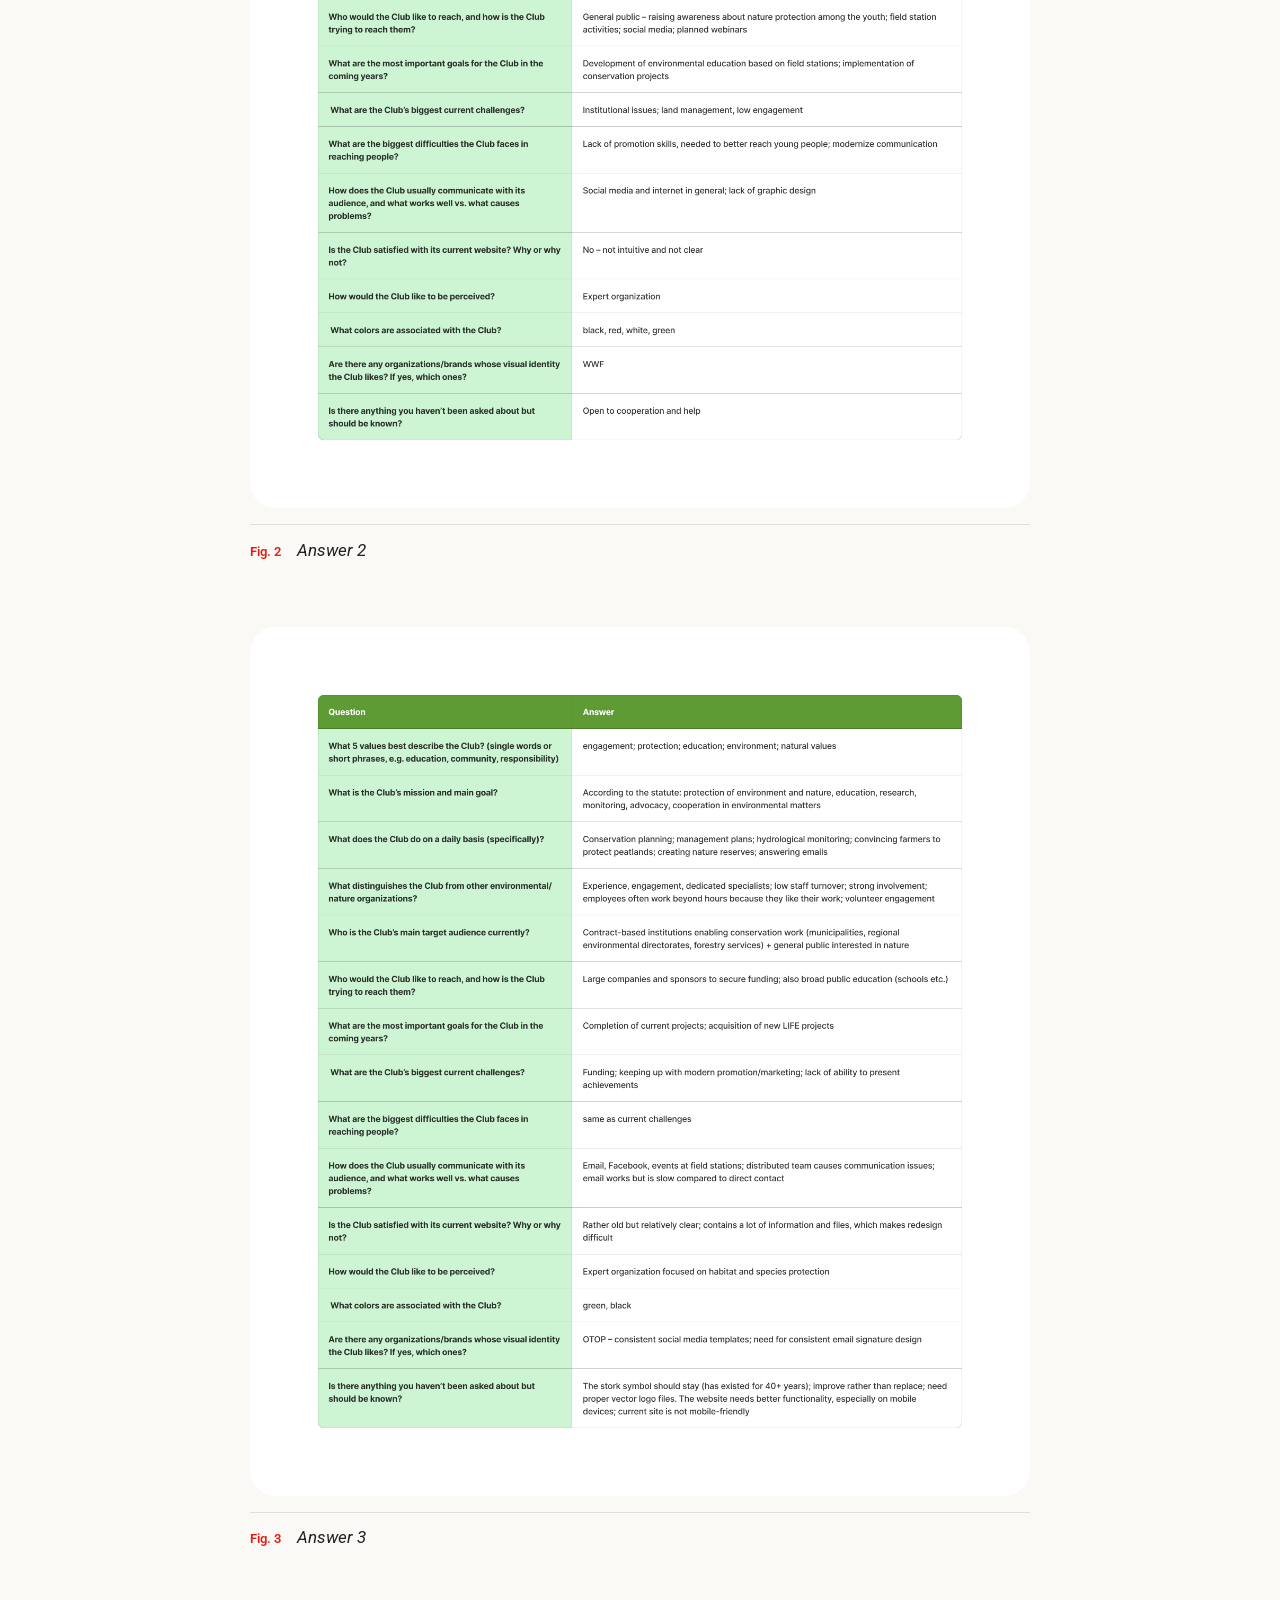
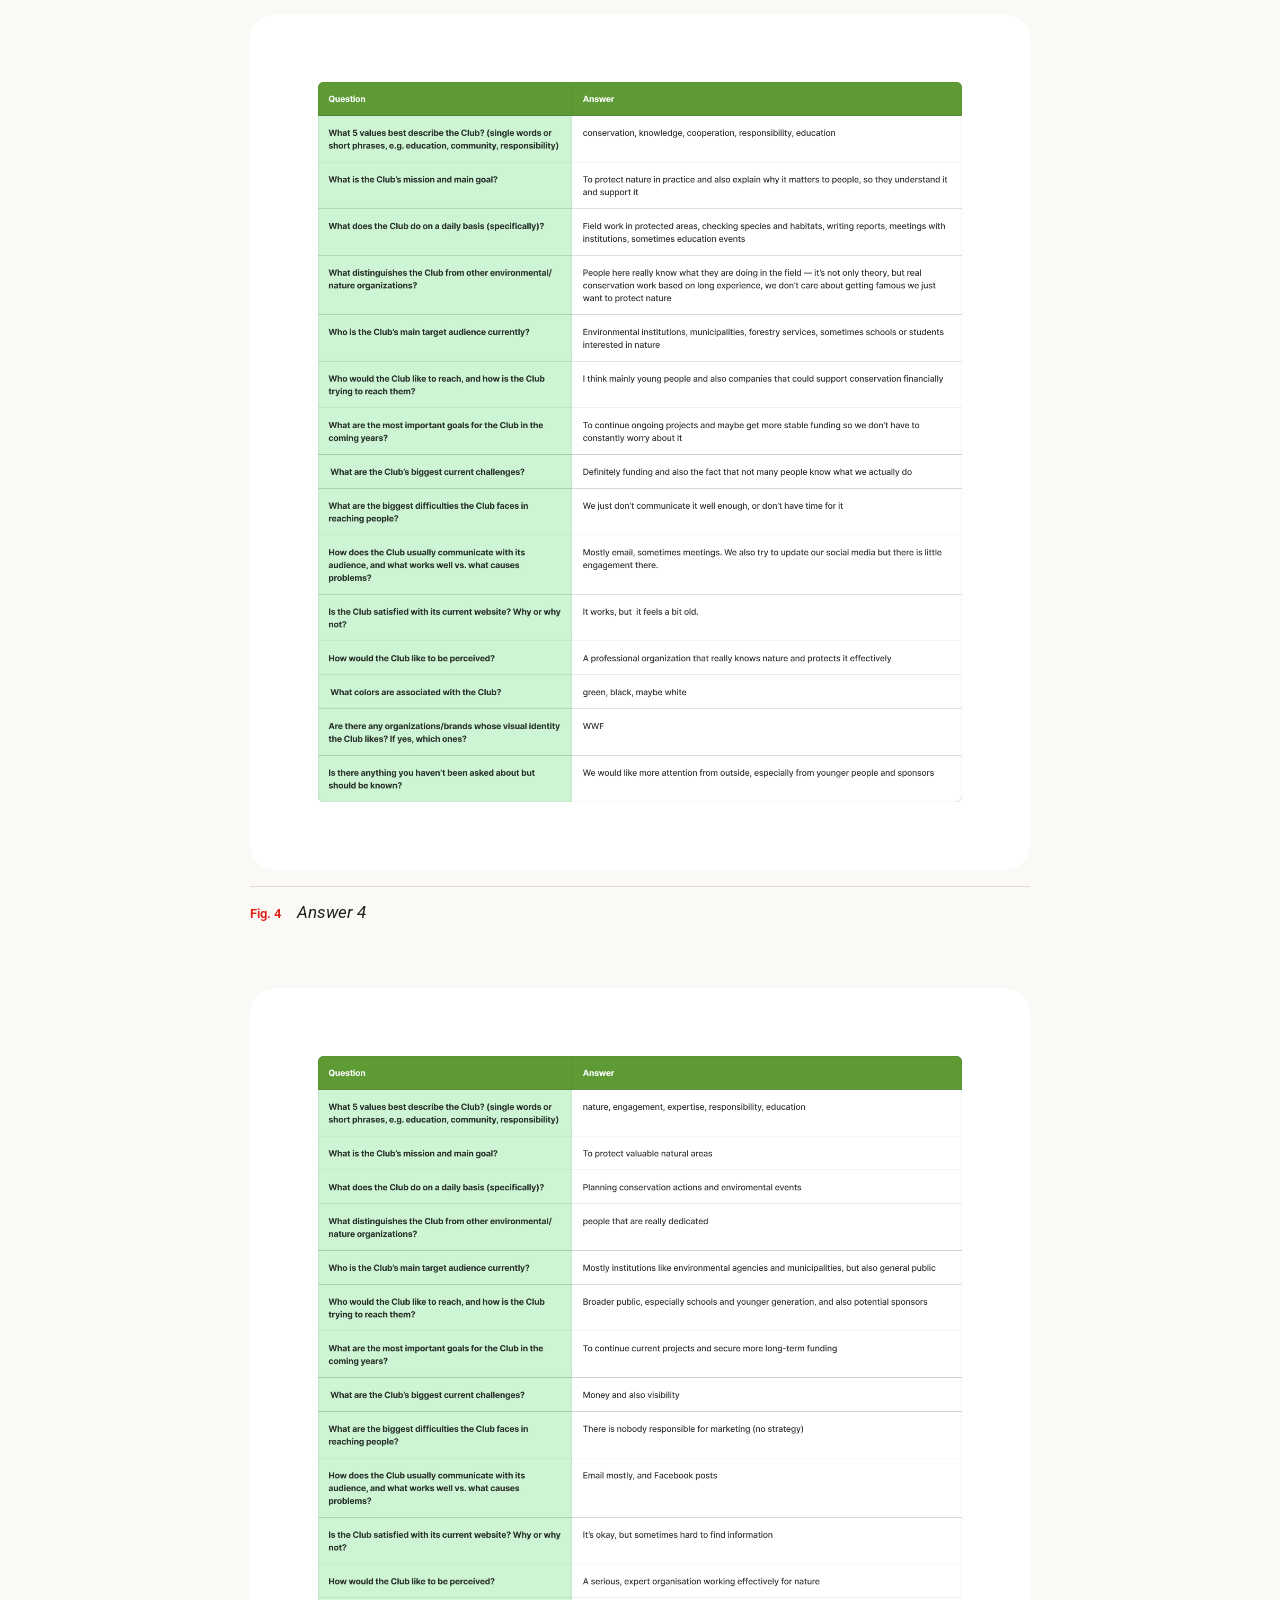
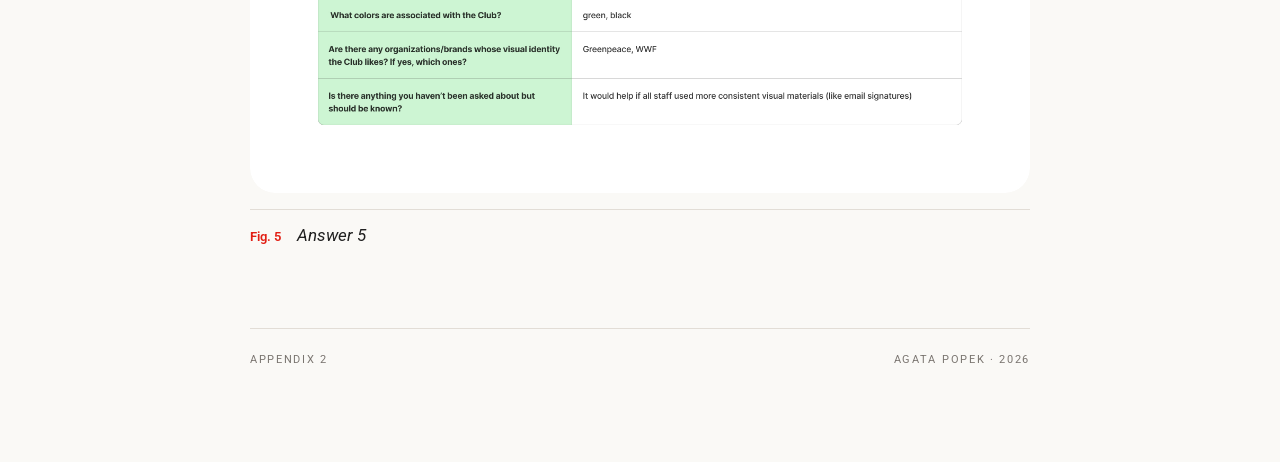
<file: appendix2.html>
<!DOCTYPE html>
<html lang="en">
<head>
  <meta charset="UTF-8" />
  <meta name="viewport" content="width=device-width, initial-scale=1.0" />
  <!-- ═══════════════════════════════════════════
       EDIT: Change the page title below
  ════════════════════════════════════════════ -->
  <title>Appendix 1 — Title Here</title>

  <link rel="preconnect" href="https://fonts.googleapis.com">
<link rel="preconnect" href="https://fonts.gstatic.com" crossorigin>
<link href="https://fonts.googleapis.com/css2?family=Courier+Prime:ital,wght@0,400;0,700;1,400;1,700&family=Manuale:ital,wght@0,300..800;1,300..800&family=Pixelify+Sans:wght@400..700&family=Roboto:ital,wght@0,100..900;1,100..900&display=swap" rel="stylesheet">
  <style>
    /* ── Variables ── */
    :root {
      --bg:           #FAF9F6;
      --ink:          #212121;
      --ink-muted:    #7a7570;
      --accent:       #E21E13;
      --card-border:  #e2ddd6;
      --img-bg:       #eae6df;
      --max-width:    780px;
      --font-display: 'Roboto', sans-serif;
      --font-body:    'Roboto', sans-serif;
    }

    /* ── Reset ── */
    *, *::before, *::after { box-sizing: border-box; margin: 0; padding: 0; }

    html { scroll-behavior: smooth; }

    body {
      background: var(--bg);
      color: var(--ink);
      font-family: var(--font-body);
      min-height: 100vh;
      padding: 0 1.5rem 6rem;
    }

    /* ── Page wrapper ── */
    .page {
      position: relative;
      z-index: 1;
      max-width: var(--max-width);
      margin: 0 auto;
    }

    /* ── Back link ── */
    .back-link {
      display: inline-flex;
      align-items: center;
      gap: 0.5rem;
      padding: 2rem 0 0;
      font-size: 0.7rem;
      font-weight: 400;
      letter-spacing: 0.2em;
      text-transform: uppercase;
      text-decoration: none;
      color: var(--ink-muted);
      transition: color 0.25s;
    }
    .back-link:hover { color: var(--accent); }
    .back-link .arrow { font-size: 0.9rem; }

    /* ── Page header ── */
    .page-header {
      padding: 3rem 0 3.5rem;
      border-bottom: 1px solid var(--card-border);
      margin-bottom: 4rem;
      animation: fadeUp 0.6s ease both;
    }

    .eyebrow {
      font-family: var(--font-body);
      font-size: 0.7rem;
      font-weight: 400;
      letter-spacing: 0.25em;
      text-transform: uppercase;
      color: var(--accent);
      margin-bottom: 0.85rem;
    }

    .page-title {
      font-family: var(--font-display);
      font-weight: 300;
      font-size: clamp(2.8rem, 7vw, 5rem);
      line-height: 1.05;
      letter-spacing: -0.01em;
    }

    .page-title em {
      font-weight: 600;
      font-style: italic;
      color: var(--accent);
    }

    .page-description {
      margin-top: 1.25rem;
      font-size: 0.9rem;
      font-weight: 300;
      line-height: 1.7;
      color: var(--ink-muted);
      max-width: 52ch;
    }

    /* ── Image list ── */
    .image-list {
      display: flex;
      flex-direction: column;
      gap: 4rem;
    }

    /* ── Single image entry ── */
    .image-entry {
      animation: fadeUp 0.6s ease both;
    }

    /* stagger each entry */
    .image-entry:nth-child(1) { animation-delay: 0.05s; }
    .image-entry:nth-child(2) { animation-delay: 0.15s; }
    .image-entry:nth-child(3) { animation-delay: 0.25s; }
    .image-entry:nth-child(4) { animation-delay: 0.35s; }
    .image-entry:nth-child(5) { animation-delay: 0.45s; }

 .image-wrap {
  border-radius: 25px;
  overflow: hidden;
}

    .image-wrap img {
  width: 100%;
  height: auto;
  display: block;
  border-radius: 25px;
}

    .image-entry:hover .image-wrap img {
      transform: scale(1.02);
    }

    /* Caption row */
    .caption-row {
      display: flex;
      align-items: baseline;
      justify-content: space-between;
      gap: 1rem;
      margin-top: 1rem;
      padding-top: 0.85rem;
      border-top: 1px solid var(--card-border);
    }

    .caption-index {
      font-family: var(--font-display);
      font-size: 0.8rem;
      font-weight: 600;
      color: var(--accent);
      flex-shrink: 0;
    }

    .caption-text {
      font-family: var(--font-display);
      font-size: 1.05rem;
      font-weight: 400;
      font-style: italic;
      line-height: 1.4;
      color: var(--ink);
      flex: 1;
    }

    .caption-note {
      font-size: 0.72rem;
      font-weight: 300;
      letter-spacing: 0.05em;
      color: var(--ink-muted);
      flex-shrink: 0;
      text-align: right;
    }

    /* ── Footer rule ── */
    .page-footer {
      margin-top: 5rem;
      padding-top: 1.5rem;
      border-top: 1px solid var(--card-border);
      display: flex;
      align-items: center;
      justify-content: space-between;
      font-size: 0.7rem;
      letter-spacing: 0.15em;
      text-transform: uppercase;
      color: var(--ink-muted);
    }

    /* ── Animation ── */
    @keyframes fadeUp {
      from { opacity: 0; transform: translateY(18px); }
      to   { opacity: 1; transform: translateY(0); }
    }

    /* ── Responsive ── */
    @media (max-width: 480px) {
      .caption-row { flex-direction: column; gap: 0.4rem; }
      .caption-note { text-align: left; }
    }
  </style>
</head>
<body>
<div class="page">

  <!-- Back navigation -->
  <a href="index.html" class="back-link">
    <span class="arrow">←</span> Back to index
  </a>

 
  <header class="page-header">
    <p class="eyebrow">Appendix 2</p>
    <h1 class="page-title">Client interviews</h1>
  </header>

 
  <section class="image-list">

    <!-- Image 1 -->
    <article class="image-entry">
      <div class="image-wrap">
             <img src="e_answer_1.jpg" alt="Answer 1" />
      </div>
      <div class="caption-row">
        <span class="caption-index">Fig. 1</span>
        <p class="caption-text">Answer 1</p>
      </div>
    </article>

    <!-- Image 2 -->
    <article class="image-entry">
      <div class="image-wrap">
             <img src="e_answer_2.jpg" alt="Answer 2" />
      </div>
      <div class="caption-row">
        <span class="caption-index">Fig. 2</span>
        <p class="caption-text">Answer 2</p>
      </div>
    </article>
    
    <!-- Image 3 -->
    <article class="image-entry">
      <div class="image-wrap">
             <img src="e_answer_3.jpg" alt="Answer 3" />
      </div>
      <div class="caption-row">
        <span class="caption-index">Fig. 3</span>
        <p class="caption-text">Answer 3</p>
      </div>
    </article>

     <!-- Image 4 -->
    <article class="image-entry">
      <div class="image-wrap">
             <img src="e_answer_4.jpg" alt="Answer 4" />
      </div>
      <div class="caption-row">
        <span class="caption-index">Fig. 4</span>
        <p class="caption-text">Answer 4</p>
      </div>
    </article>

     <!-- Image 5 -->
    <article class="image-entry">
      <div class="image-wrap">
             <img src="e_answer_5.jpg" alt="Answer 5" />
      </div>
      <div class="caption-row">
        <span class="caption-index">Fig. 5</span>
        <p class="caption-text">Answer 5</p>
      </div>
    </article>
    
  </section>
  <!-- ═══ End image list ═══ -->

  <footer class="page-footer">
    <span>Appendix 2</span>
    <span>Agata Popek · 2026</span>
  </footer>

</div>
</body>
</html>
</file>
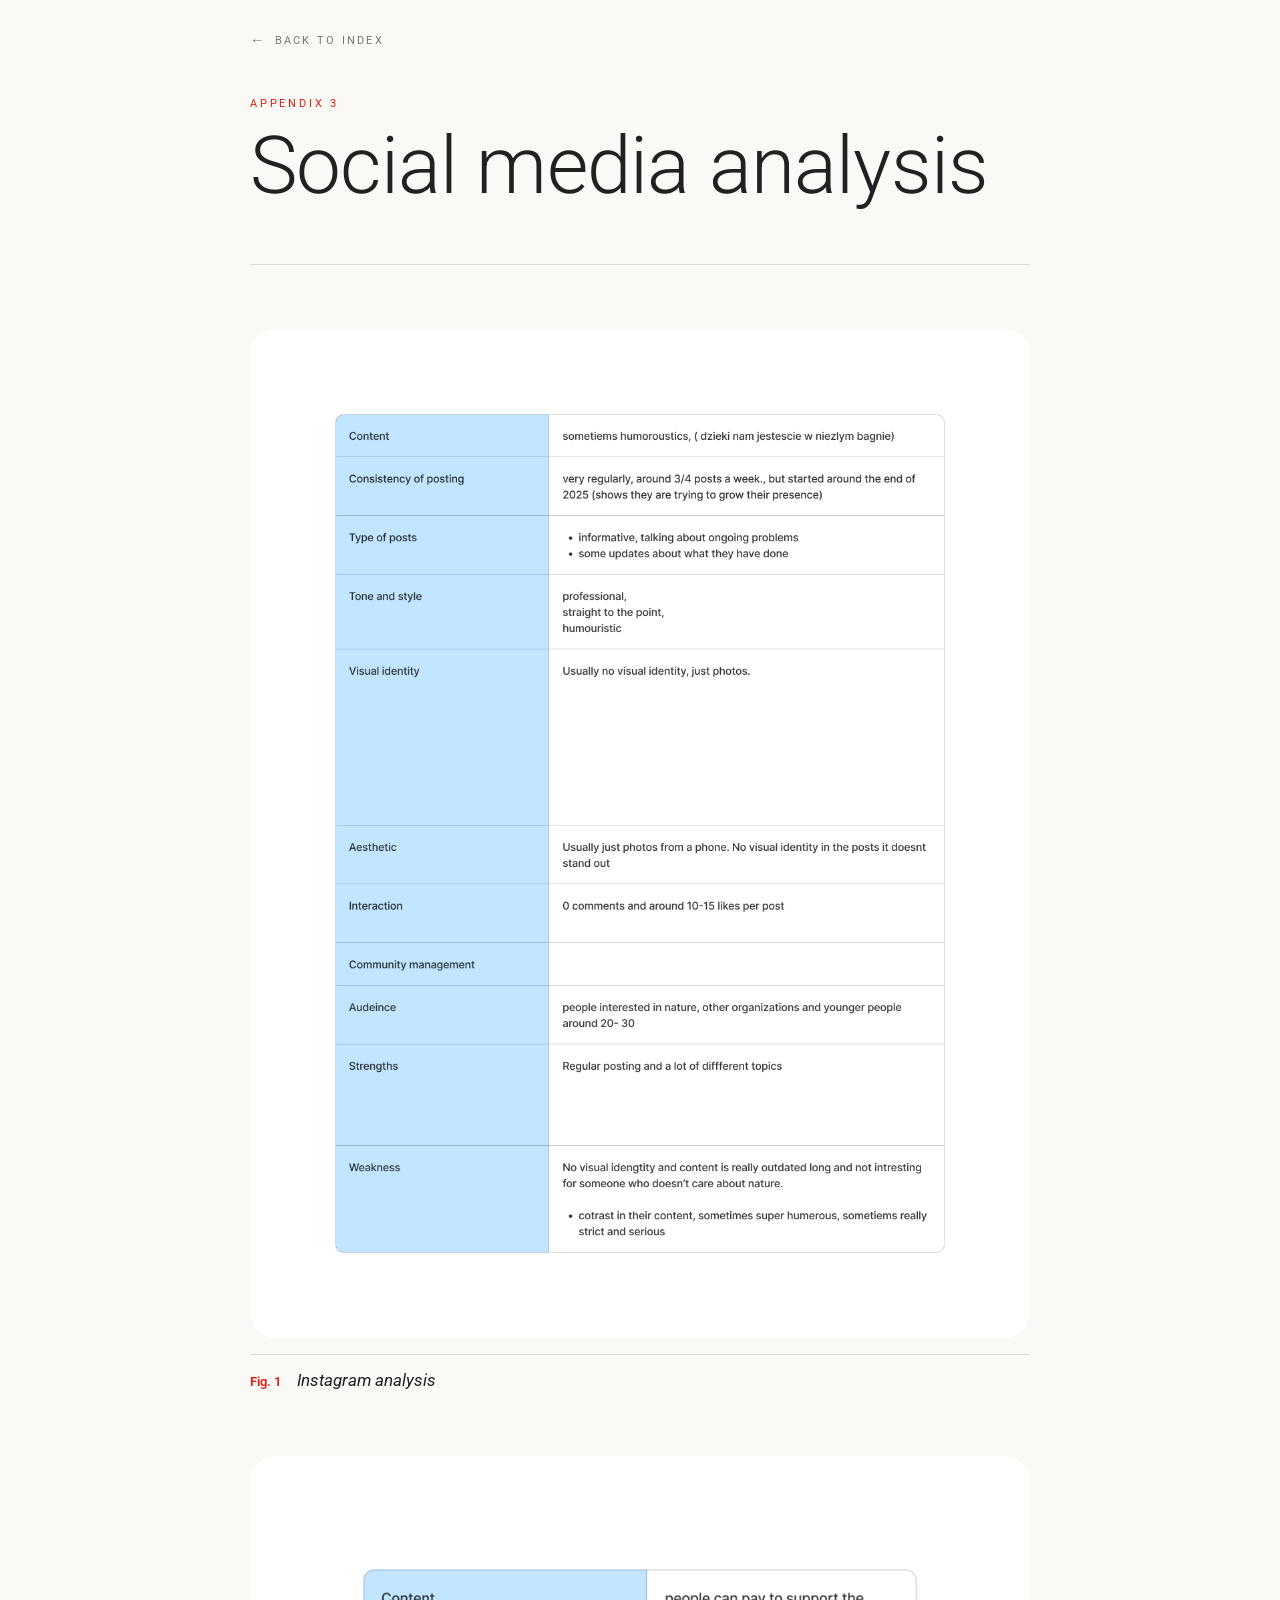
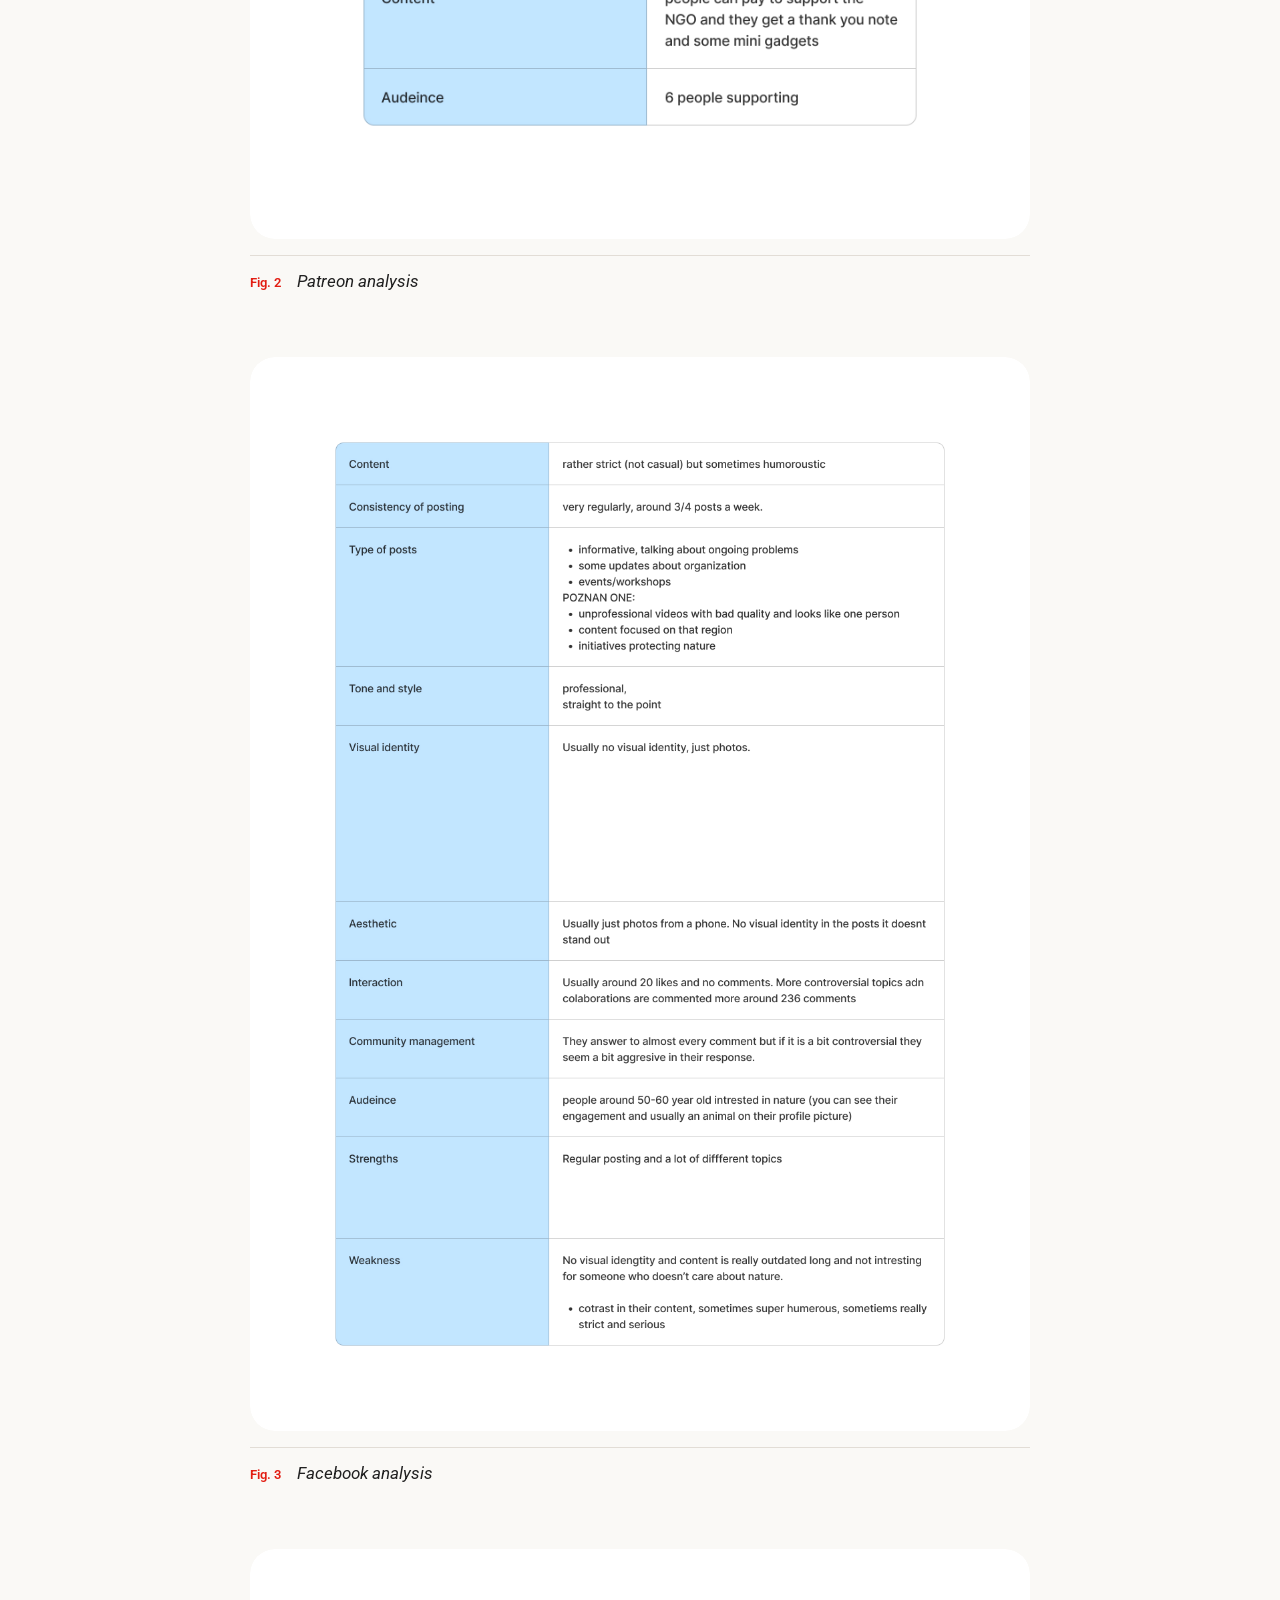
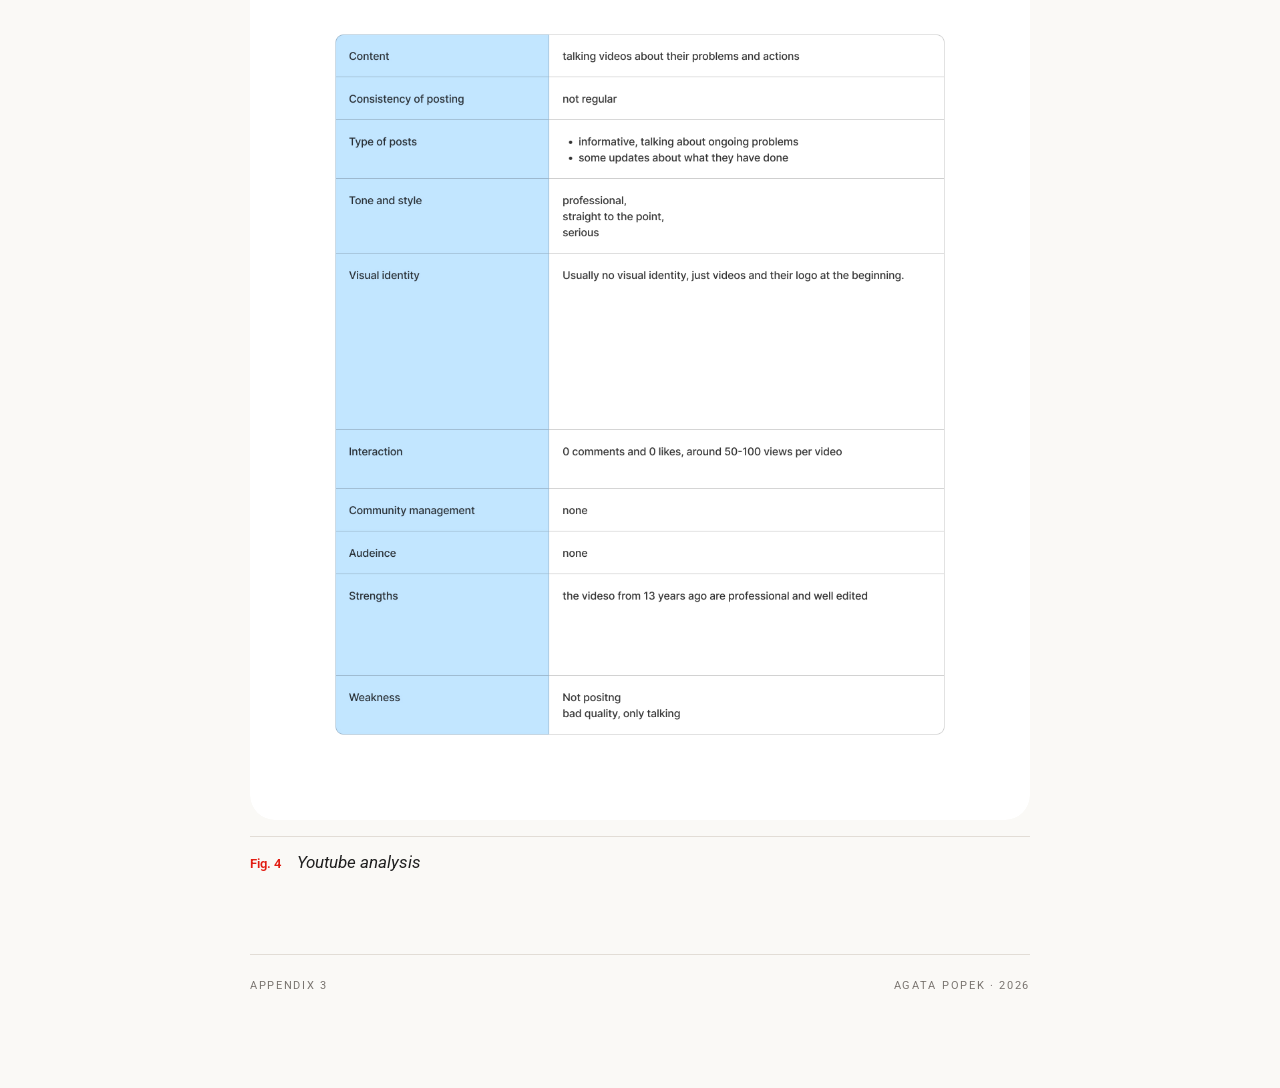
<file: appendix3.html>
<!DOCTYPE html>
<html lang="en">
<head>
  <meta charset="UTF-8" />
  <meta name="viewport" content="width=device-width, initial-scale=1.0" />
  <!-- ═══════════════════════════════════════════
       EDIT: Change the page title below
  ════════════════════════════════════════════ -->
  <title>Appendix 1 — Title Here</title>

  <link rel="preconnect" href="https://fonts.googleapis.com">
<link rel="preconnect" href="https://fonts.gstatic.com" crossorigin>
<link href="https://fonts.googleapis.com/css2?family=Courier+Prime:ital,wght@0,400;0,700;1,400;1,700&family=Manuale:ital,wght@0,300..800;1,300..800&family=Pixelify+Sans:wght@400..700&family=Roboto:ital,wght@0,100..900;1,100..900&display=swap" rel="stylesheet">
  <style>
    /* ── Variables ── */
    :root {
      --bg:           #FAF9F6;
      --ink:          #212121;
      --ink-muted:    #7a7570;
      --accent:       #E21E13;
      --card-border:  #e2ddd6;
      --img-bg:       #eae6df;
      --max-width:    780px;
      --font-display: 'Roboto', sans-serif;
      --font-body:    'Roboto', sans-serif;
    }

    /* ── Reset ── */
    *, *::before, *::after { box-sizing: border-box; margin: 0; padding: 0; }

    html { scroll-behavior: smooth; }

    body {
      background: var(--bg);
      color: var(--ink);
      font-family: var(--font-body);
      min-height: 100vh;
      padding: 0 1.5rem 6rem;
    }

    /* ── Page wrapper ── */
    .page {
      position: relative;
      z-index: 1;
      max-width: var(--max-width);
      margin: 0 auto;
    }

    /* ── Back link ── */
    .back-link {
      display: inline-flex;
      align-items: center;
      gap: 0.5rem;
      padding: 2rem 0 0;
      font-size: 0.7rem;
      font-weight: 400;
      letter-spacing: 0.2em;
      text-transform: uppercase;
      text-decoration: none;
      color: var(--ink-muted);
      transition: color 0.25s;
    }
    .back-link:hover { color: var(--accent); }
    .back-link .arrow { font-size: 0.9rem; }

    /* ── Page header ── */
    .page-header {
      padding: 3rem 0 3.5rem;
      border-bottom: 1px solid var(--card-border);
      margin-bottom: 4rem;
      animation: fadeUp 0.6s ease both;
    }

    .eyebrow {
      font-family: var(--font-body);
      font-size: 0.7rem;
      font-weight: 400;
      letter-spacing: 0.25em;
      text-transform: uppercase;
      color: var(--accent);
      margin-bottom: 0.85rem;
    }

    .page-title {
      font-family: var(--font-display);
      font-weight: 300;
      font-size: clamp(2.8rem, 7vw, 5rem);
      line-height: 1.05;
      letter-spacing: -0.01em;
    }

    .page-title em {
      font-weight: 600;
      font-style: italic;
      color: var(--accent);
    }

    .page-description {
      margin-top: 1.25rem;
      font-size: 0.9rem;
      font-weight: 300;
      line-height: 1.7;
      color: var(--ink-muted);
      max-width: 52ch;
    }

    /* ── Image list ── */
    .image-list {
      display: flex;
      flex-direction: column;
      gap: 4rem;
    }

    /* ── Single image entry ── */
    .image-entry {
      animation: fadeUp 0.6s ease both;
    }

    /* stagger each entry */
    .image-entry:nth-child(1) { animation-delay: 0.05s; }
    .image-entry:nth-child(2) { animation-delay: 0.15s; }
    .image-entry:nth-child(3) { animation-delay: 0.25s; }
    .image-entry:nth-child(4) { animation-delay: 0.35s; }
    .image-entry:nth-child(5) { animation-delay: 0.45s; }

 .image-wrap {
  border-radius: 25px;
  overflow: hidden;
}

    .image-wrap img {
  width: 100%;
  height: auto;
  display: block;
  border-radius: 25px;
}

    .image-entry:hover .image-wrap img {
      transform: scale(1.02);
    }

    /* Caption row */
    .caption-row {
      display: flex;
      align-items: baseline;
      justify-content: space-between;
      gap: 1rem;
      margin-top: 1rem;
      padding-top: 0.85rem;
      border-top: 1px solid var(--card-border);
    }

    .caption-index {
      font-family: var(--font-display);
      font-size: 0.8rem;
      font-weight: 600;
      color: var(--accent);
      flex-shrink: 0;
    }

    .caption-text {
      font-family: var(--font-display);
      font-size: 1.05rem;
      font-weight: 400;
      font-style: italic;
      line-height: 1.4;
      color: var(--ink);
      flex: 1;
    }

    .caption-note {
      font-size: 0.72rem;
      font-weight: 300;
      letter-spacing: 0.05em;
      color: var(--ink-muted);
      flex-shrink: 0;
      text-align: right;
    }

    /* ── Footer rule ── */
    .page-footer {
      margin-top: 5rem;
      padding-top: 1.5rem;
      border-top: 1px solid var(--card-border);
      display: flex;
      align-items: center;
      justify-content: space-between;
      font-size: 0.7rem;
      letter-spacing: 0.15em;
      text-transform: uppercase;
      color: var(--ink-muted);
    }

    /* ── Animation ── */
    @keyframes fadeUp {
      from { opacity: 0; transform: translateY(18px); }
      to   { opacity: 1; transform: translateY(0); }
    }

    /* ── Responsive ── */
    @media (max-width: 480px) {
      .caption-row { flex-direction: column; gap: 0.4rem; }
      .caption-note { text-align: left; }
    }
  </style>
</head>
<body>
<div class="page">

  <!-- Back navigation -->
  <a href="index.html" class="back-link">
    <span class="arrow">←</span> Back to index
  </a>

 
  <header class="page-header">
    <p class="eyebrow">Appendix 3</p>
    <h1 class="page-title">Social media analysis</h1>
  </header>

 
  <section class="image-list">

    <!-- Image 1 -->
    <article class="image-entry">
      <div class="image-wrap">
             <img src="instagram.jpg" alt="Instagram analysis" />
      </div>
      <div class="caption-row">
        <span class="caption-index">Fig. 1</span>
        <p class="caption-text">Instagram analysis</p>
      </div>
    </article>

    <!-- Image 2 -->
    <article class="image-entry">
      <div class="image-wrap">
             <img src="patreon.jpg" alt="Patreon analysis" />
      </div>
      <div class="caption-row">
        <span class="caption-index">Fig. 2</span>
        <p class="caption-text">Patreon analysis</p>
      </div>
    </article>
    
    <!-- Image 3 -->
    <article class="image-entry">
      <div class="image-wrap">
             <img src="facebook.jpg" alt="Facebook analysis" />
      </div>
      <div class="caption-row">
        <span class="caption-index">Fig. 3</span>
        <p class="caption-text">Facebook analysis</p>
      </div>
    </article>

     <!-- Image 4 -->
    <article class="image-entry">
      <div class="image-wrap">
             <img src="youtube.jpg" alt="Youtube analysis" />
      </div>
      <div class="caption-row">
        <span class="caption-index">Fig. 4</span>
        <p class="caption-text">Youtube analysis</p>
      </div>
    </article>
    
  </section>
  <!-- ═══ End image list ═══ -->

  <footer class="page-footer">
    <span>Appendix 3</span>
    <span>Agata Popek · 2026</span>
  </footer>

</div>
</body>
</html>
</file>
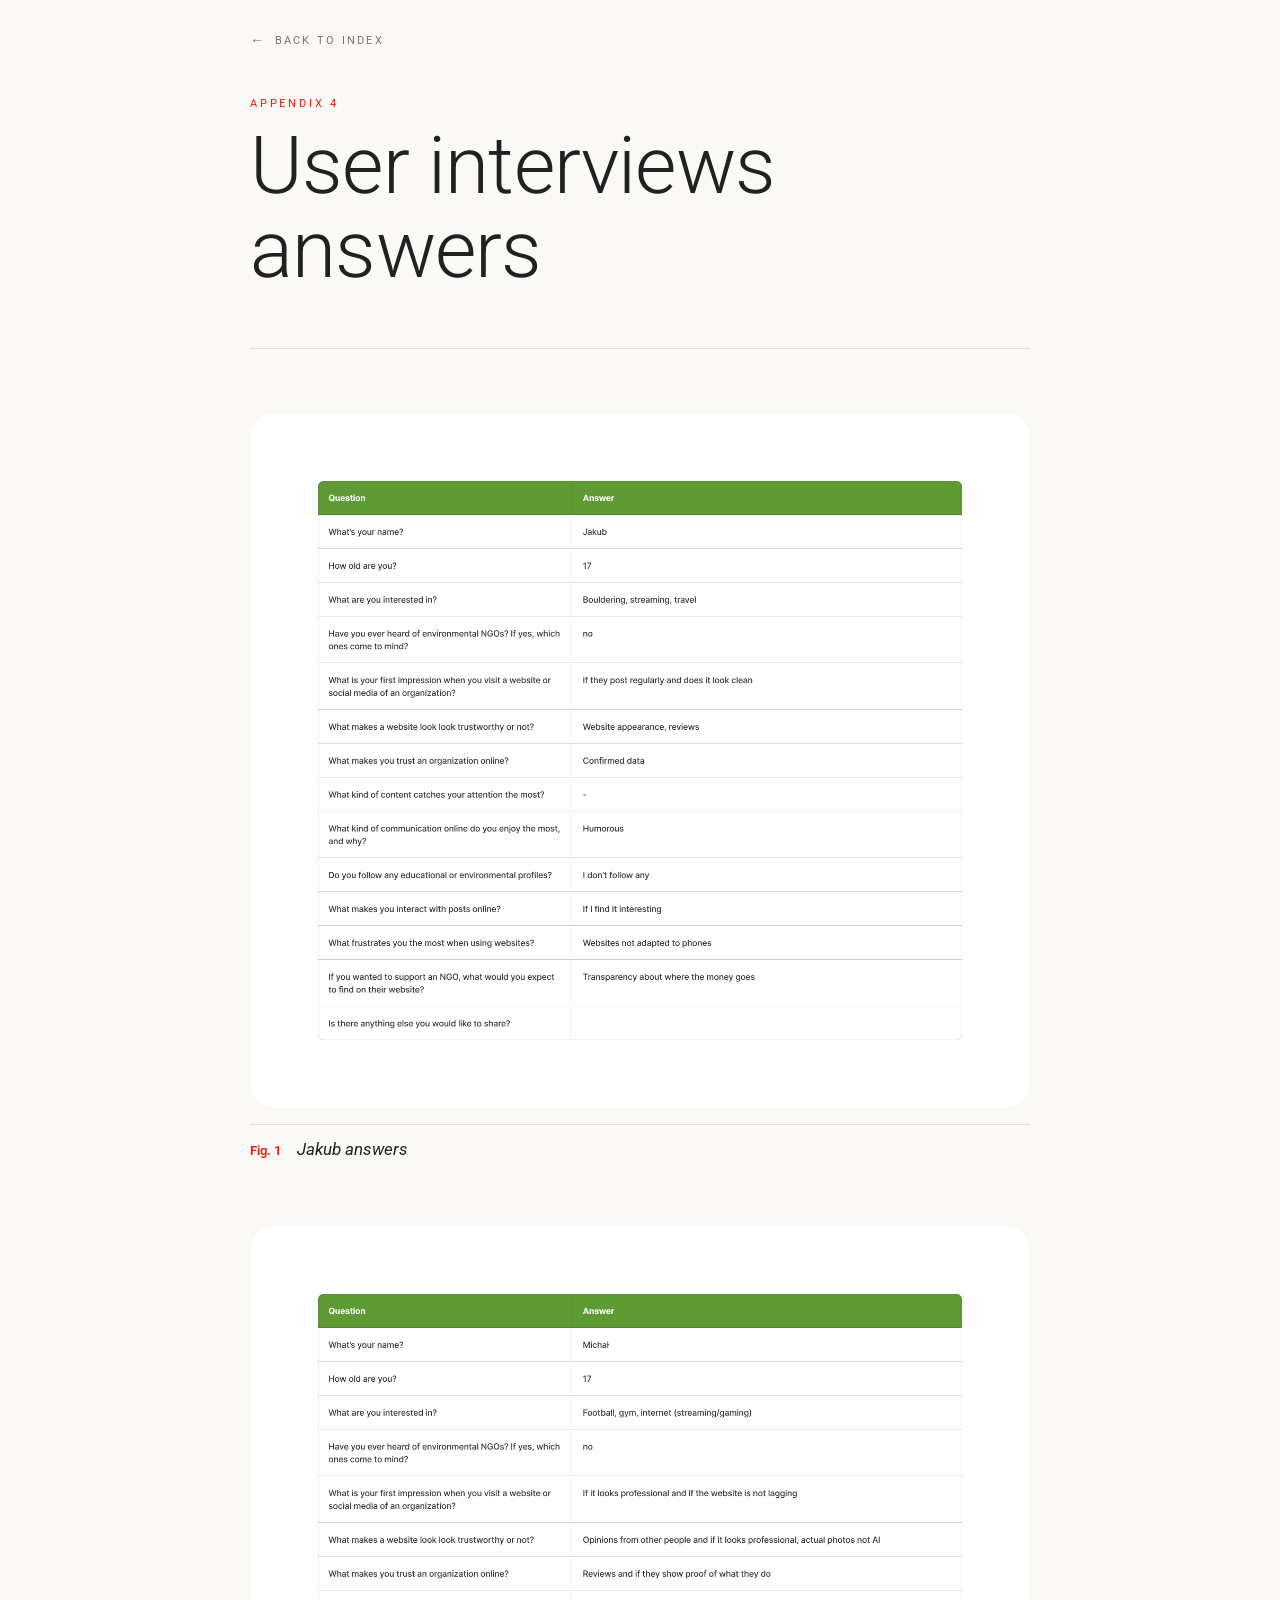
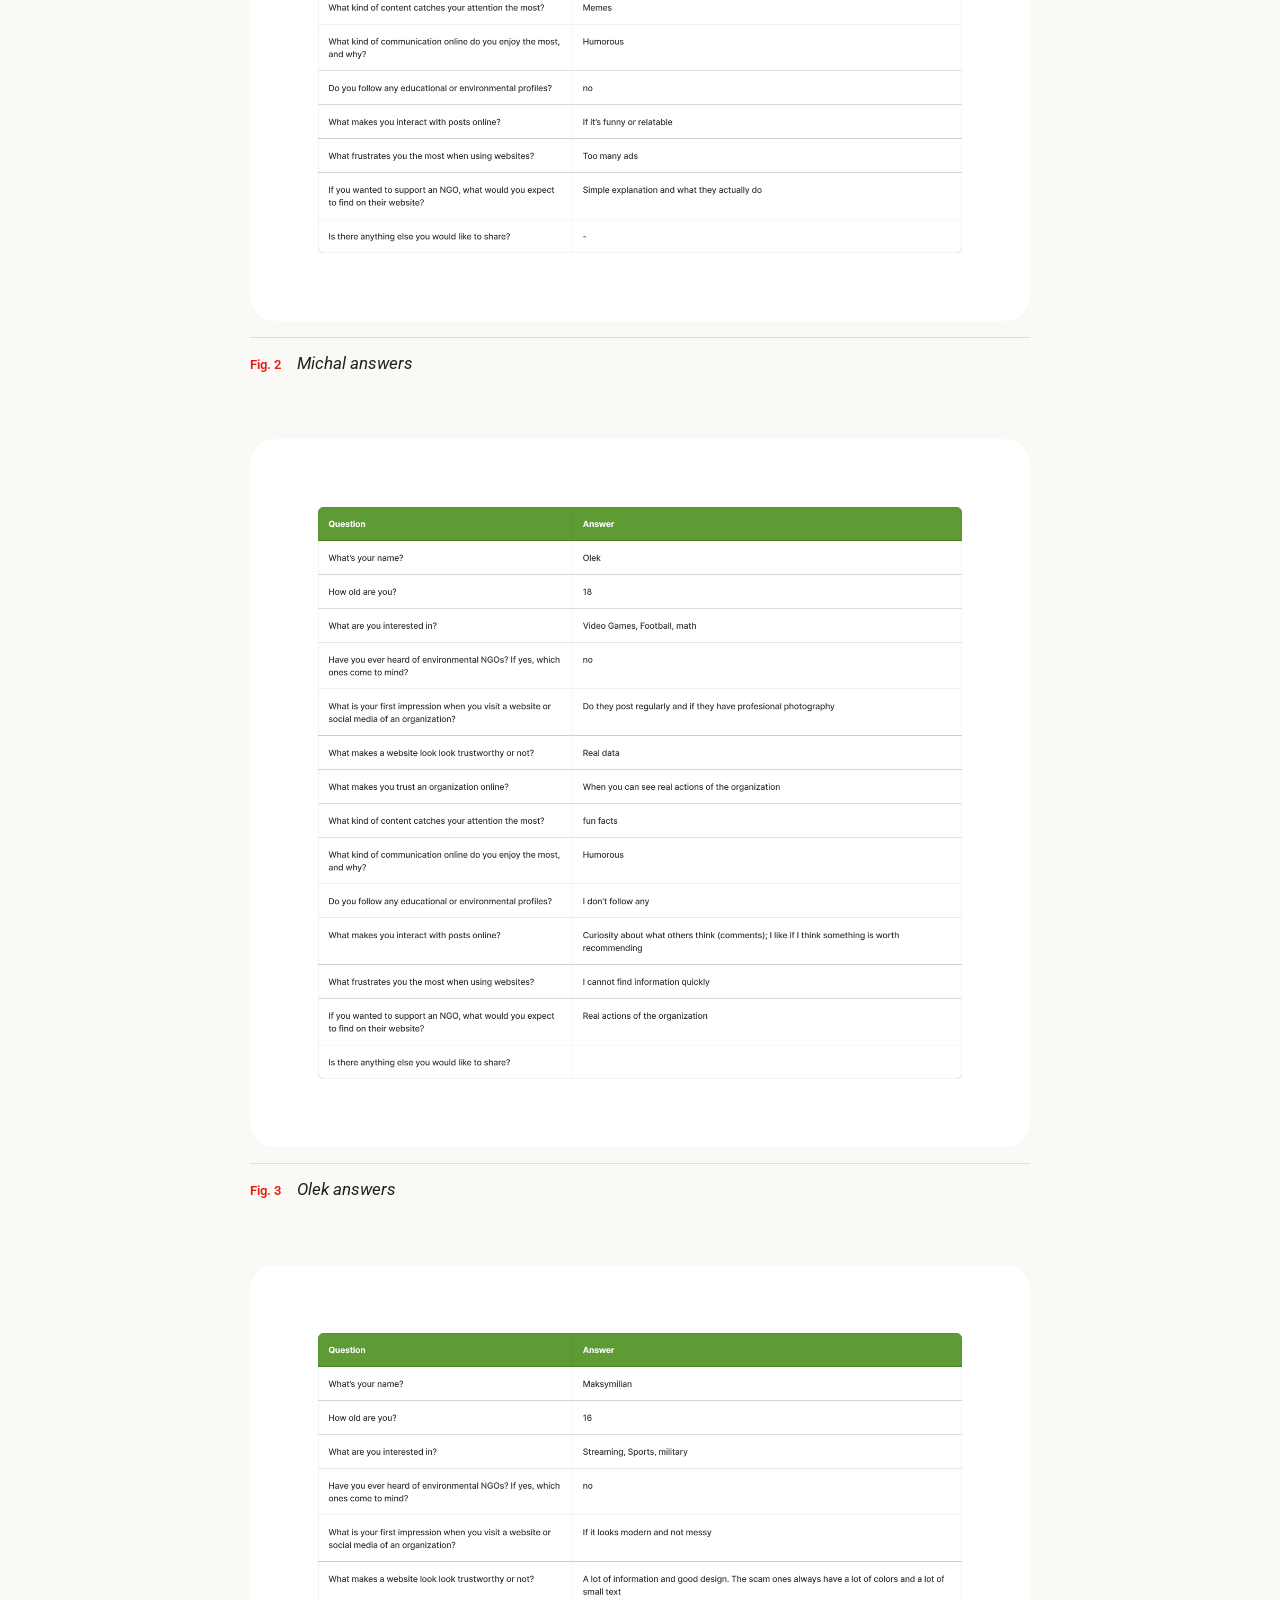
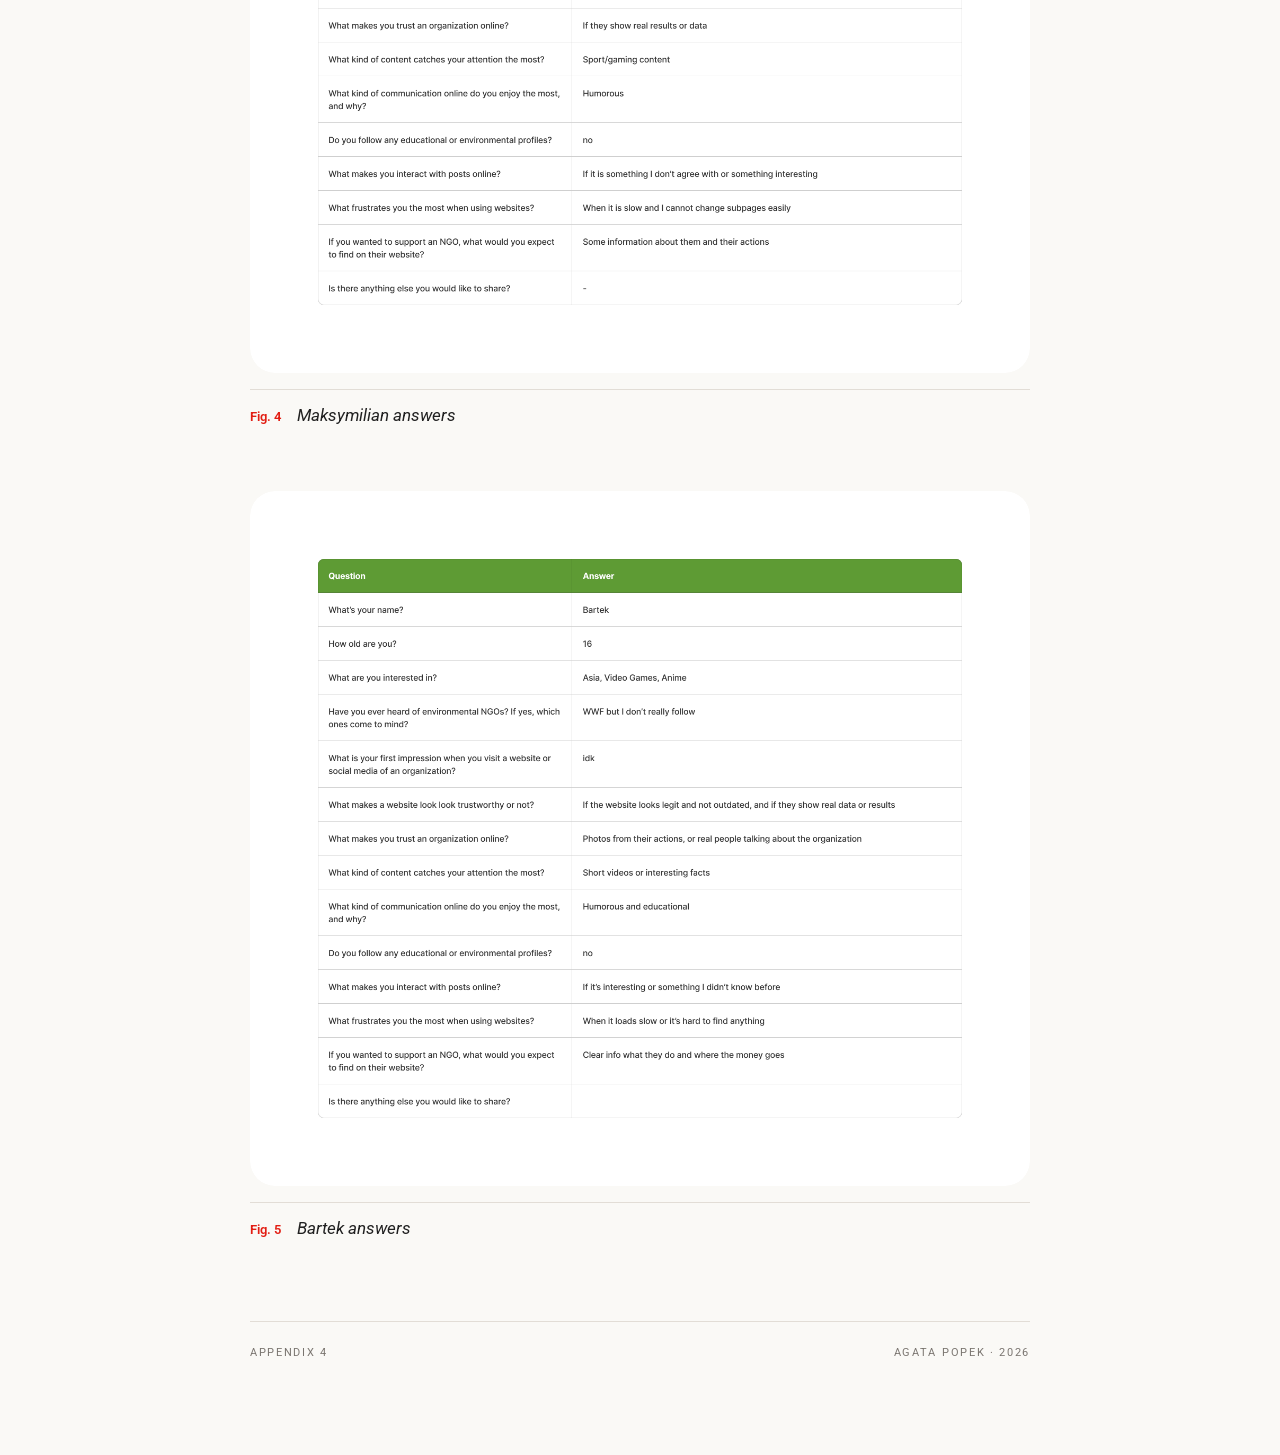
<file: appendix4.html>
<!DOCTYPE html>
<html lang="en">
<head>
  <meta charset="UTF-8" />
  <meta name="viewport" content="width=device-width, initial-scale=1.0" />
  <!-- ═══════════════════════════════════════════
       EDIT: Change the page title below
  ════════════════════════════════════════════ -->
  <title>Appendix 4 — User interviews answers</title>

  <link rel="preconnect" href="https://fonts.googleapis.com">
<link rel="preconnect" href="https://fonts.gstatic.com" crossorigin>
<link href="https://fonts.googleapis.com/css2?family=Courier+Prime:ital,wght@0,400;0,700;1,400;1,700&family=Manuale:ital,wght@0,300..800;1,300..800&family=Pixelify+Sans:wght@400..700&family=Roboto:ital,wght@0,100..900;1,100..900&display=swap" rel="stylesheet">
  <style>
    /* ── Variables ── */
    :root {
      --bg:           #FAF9F6;
      --ink:          #212121;
      --ink-muted:    #7a7570;
      --accent:       #E21E13;
      --card-border:  #e2ddd6;
      --img-bg:       #eae6df;
      --max-width:    780px;
      --font-display: 'Roboto', sans-serif;
      --font-body:    'Roboto', sans-serif;
    }

    /* ── Reset ── */
    *, *::before, *::after { box-sizing: border-box; margin: 0; padding: 0; }

    html { scroll-behavior: smooth; }

    body {
      background: var(--bg);
      color: var(--ink);
      font-family: var(--font-body);
      min-height: 100vh;
      padding: 0 1.5rem 6rem;
    }

    /* ── Page wrapper ── */
    .page {
      position: relative;
      z-index: 1;
      max-width: var(--max-width);
      margin: 0 auto;
    }

    /* ── Back link ── */
    .back-link {
      display: inline-flex;
      align-items: center;
      gap: 0.5rem;
      padding: 2rem 0 0;
      font-size: 0.7rem;
      font-weight: 400;
      letter-spacing: 0.2em;
      text-transform: uppercase;
      text-decoration: none;
      color: var(--ink-muted);
      transition: color 0.25s;
    }
    .back-link:hover { color: var(--accent); }
    .back-link .arrow { font-size: 0.9rem; }

    /* ── Page header ── */
    .page-header {
      padding: 3rem 0 3.5rem;
      border-bottom: 1px solid var(--card-border);
      margin-bottom: 4rem;
      animation: fadeUp 0.6s ease both;
    }

    .eyebrow {
      font-family: var(--font-body);
      font-size: 0.7rem;
      font-weight: 400;
      letter-spacing: 0.25em;
      text-transform: uppercase;
      color: var(--accent);
      margin-bottom: 0.85rem;
    }

    .page-title {
      font-family: var(--font-display);
      font-weight: 300;
      font-size: clamp(2.8rem, 7vw, 5rem);
      line-height: 1.05;
      letter-spacing: -0.01em;
    }

    .page-title em {
      font-weight: 600;
      font-style: italic;
      color: var(--accent);
    }

    .page-description {
      margin-top: 1.25rem;
      font-size: 0.9rem;
      font-weight: 300;
      line-height: 1.7;
      color: var(--ink-muted);
      max-width: 52ch;
    }

    /* ── Image list ── */
    .image-list {
      display: flex;
      flex-direction: column;
      gap: 4rem;
    }

    /* ── Single image entry ── */
    .image-entry {
      animation: fadeUp 0.6s ease both;
    }

    /* stagger each entry */
    .image-entry:nth-child(1) { animation-delay: 0.05s; }
    .image-entry:nth-child(2) { animation-delay: 0.15s; }
    .image-entry:nth-child(3) { animation-delay: 0.25s; }
    .image-entry:nth-child(4) { animation-delay: 0.35s; }
    .image-entry:nth-child(5) { animation-delay: 0.45s; }

 .image-wrap {
  border-radius: 25px;
  overflow: hidden;
}

    .image-wrap img {
  width: 100%;
  height: auto;
  display: block;
  border-radius: 25px;
}

    .image-entry:hover .image-wrap img {
      transform: scale(1.02);
    }

    /* Caption row */
    .caption-row {
      display: flex;
      align-items: baseline;
      justify-content: space-between;
      gap: 1rem;
      margin-top: 1rem;
      padding-top: 0.85rem;
      border-top: 1px solid var(--card-border);
    }

    .caption-index {
      font-family: var(--font-display);
      font-size: 0.8rem;
      font-weight: 600;
      color: var(--accent);
      flex-shrink: 0;
    }

    .caption-text {
      font-family: var(--font-display);
      font-size: 1.05rem;
      font-weight: 400;
      font-style: italic;
      line-height: 1.4;
      color: var(--ink);
      flex: 1;
    }

    .caption-note {
      font-size: 0.72rem;
      font-weight: 300;
      letter-spacing: 0.05em;
      color: var(--ink-muted);
      flex-shrink: 0;
      text-align: right;
    }

    /* ── Footer rule ── */
    .page-footer {
      margin-top: 5rem;
      padding-top: 1.5rem;
      border-top: 1px solid var(--card-border);
      display: flex;
      align-items: center;
      justify-content: space-between;
      font-size: 0.7rem;
      letter-spacing: 0.15em;
      text-transform: uppercase;
      color: var(--ink-muted);
    }

    /* ── Animation ── */
    @keyframes fadeUp {
      from { opacity: 0; transform: translateY(18px); }
      to   { opacity: 1; transform: translateY(0); }
    }

    /* ── Responsive ── */
    @media (max-width: 480px) {
      .caption-row { flex-direction: column; gap: 0.4rem; }
      .caption-note { text-align: left; }
    }
  </style>
</head>
<body>
<div class="page">

  <!-- Back navigation -->
  <a href="index.html" class="back-link">
    <span class="arrow">←</span> Back to index
  </a>

 
  <header class="page-header">
    <p class="eyebrow">Appendix 4</p>
    <h1 class="page-title">User interviews answers</h1>
  </header>

 
  <section class="image-list">

    <!-- Image 1 -->
    <article class="image-entry">
      <div class="image-wrap">
             <img src="jakub.jpg" alt="Jakub" />
      </div>
      <div class="caption-row">
        <span class="caption-index">Fig. 1</span>
        <p class="caption-text">Jakub answers</p>
      </div>
    </article>

    <!-- Image 2 -->
    <article class="image-entry">
      <div class="image-wrap">
             <img src="michal.jpg" alt="Michal" />
      </div>
      <div class="caption-row">
        <span class="caption-index">Fig. 2</span>
        <p class="caption-text">Michal answers</p>
      </div>
    </article>
    
    <!-- Image 3 -->
    <article class="image-entry">
      <div class="image-wrap">
             <img src="olek.jpg" alt="Olek" />
      </div>
      <div class="caption-row">
        <span class="caption-index">Fig. 3</span>
        <p class="caption-text">Olek answers</p>
      </div>
    </article>

     <!-- Image 4 -->
    <article class="image-entry">
      <div class="image-wrap">
             <img src="maksymilian.jpg" alt="maksymilian" />
      </div>
      <div class="caption-row">
        <span class="caption-index">Fig. 4</span>
        <p class="caption-text">Maksymilian answers</p>
      </div>
    </article>

     <!-- Image 5 -->
    <article class="image-entry">
      <div class="image-wrap">
             <img src="bartek.jpg" alt="bartek" />
      </div>
      <div class="caption-row">
        <span class="caption-index">Fig. 5</span>
        <p class="caption-text">Bartek answers</p>
      </div>
    </article>
  </section>
  <!-- ═══ End image list ═══ -->

  <footer class="page-footer">
    <span>Appendix 4</span>
    <span>Agata Popek · 2026</span>
  </footer>

</div>
</body>
</html>
</file>
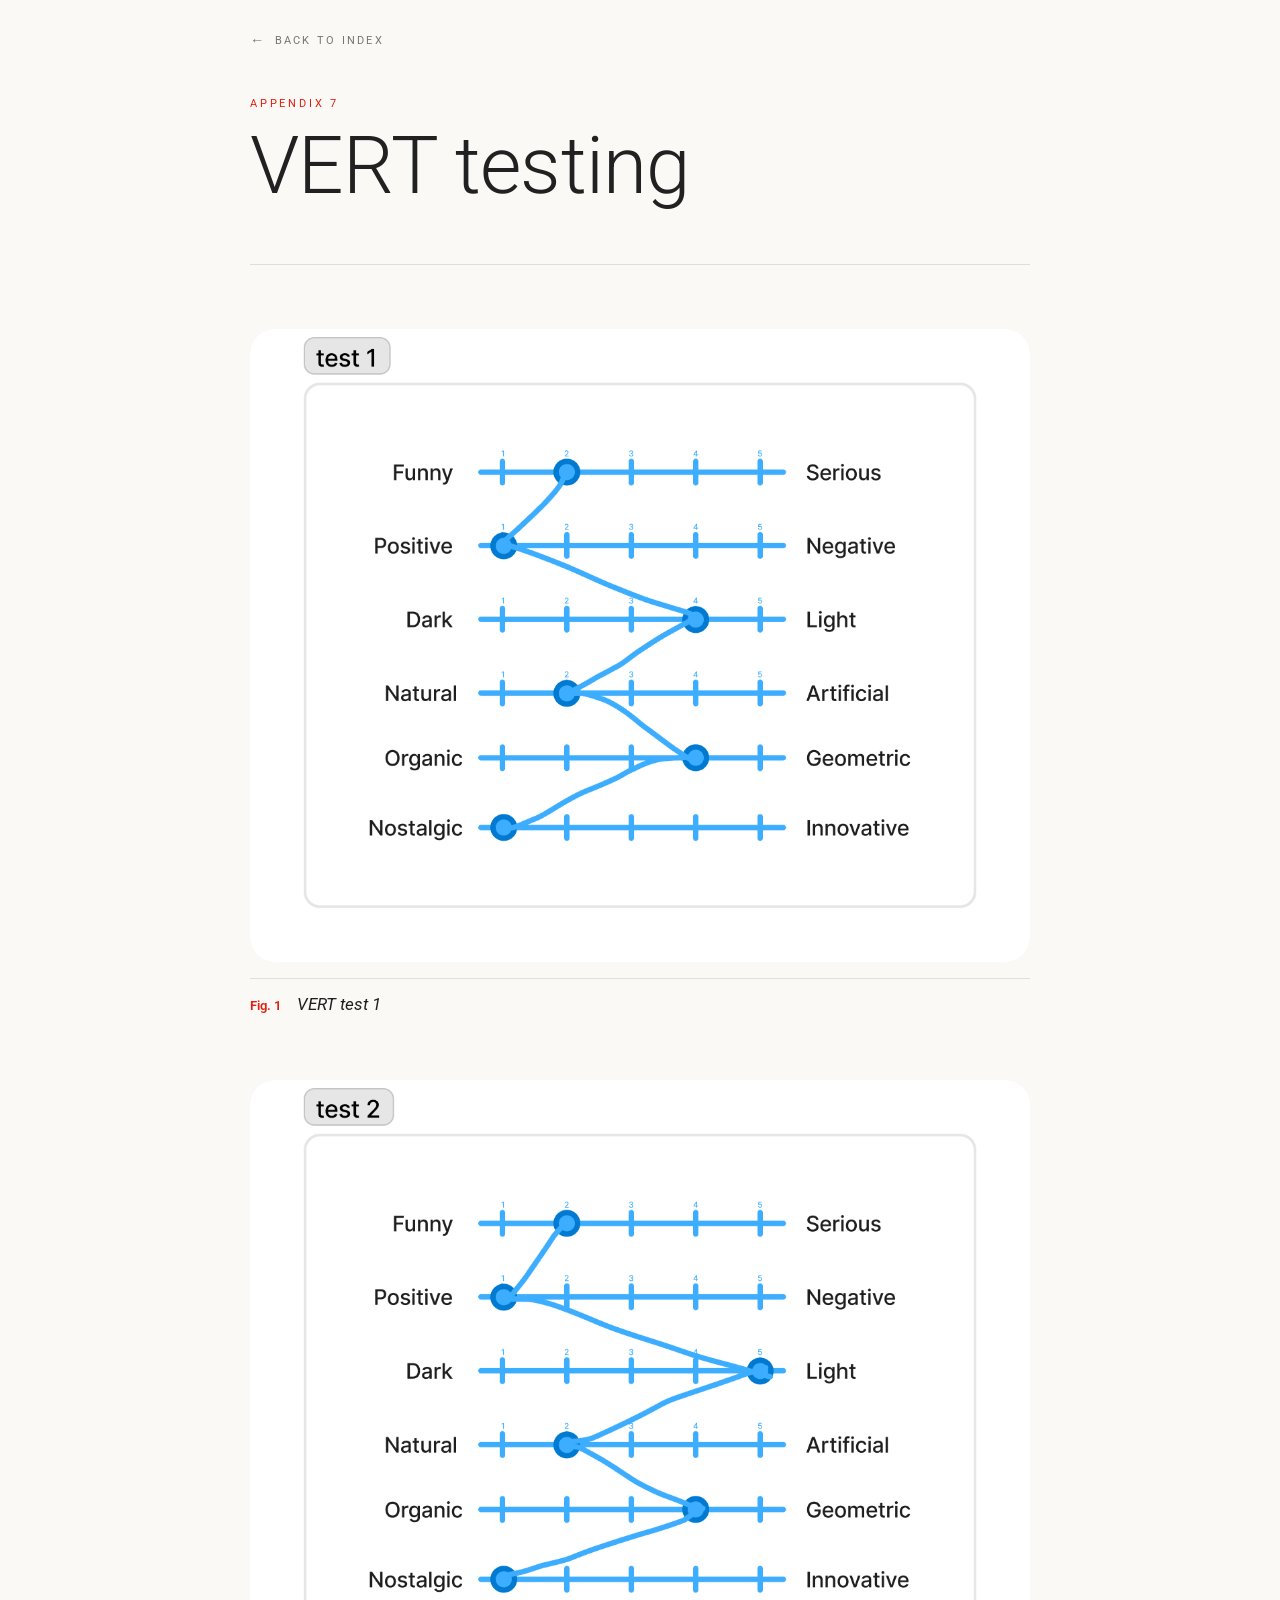
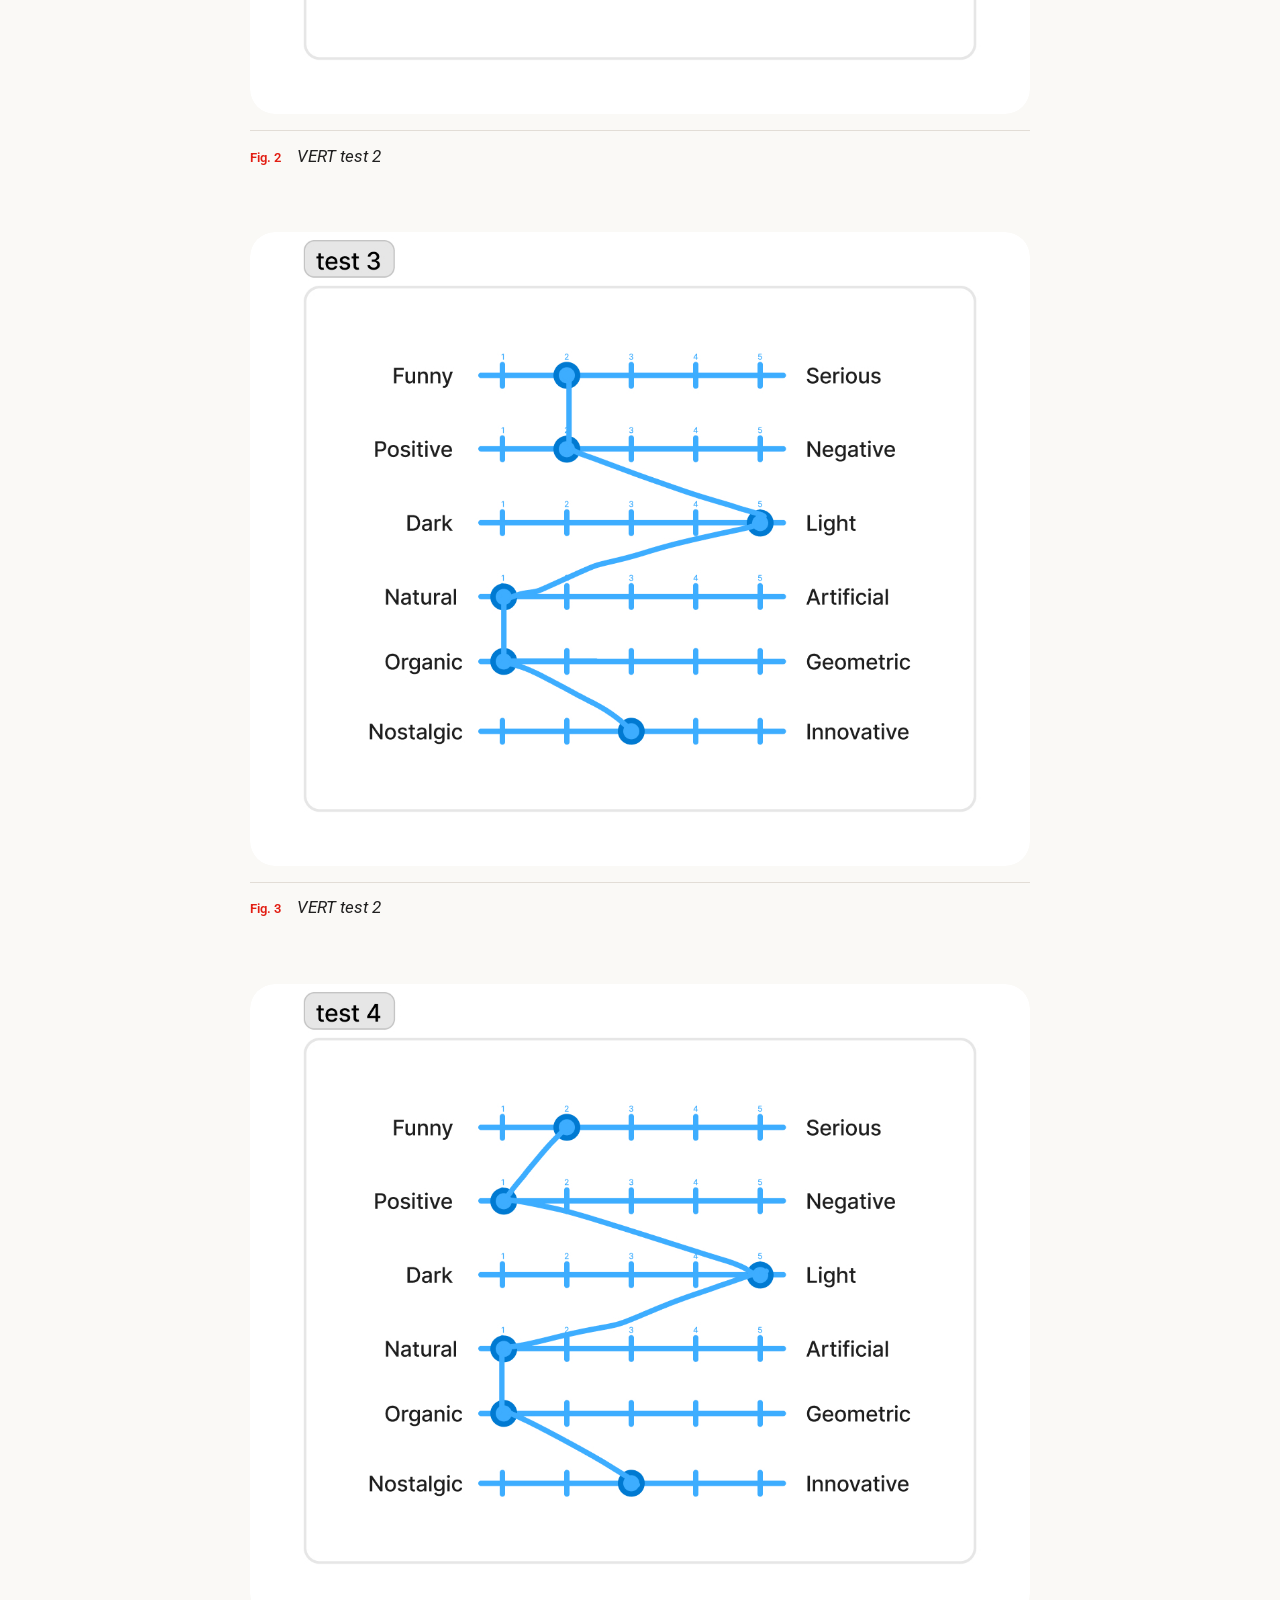
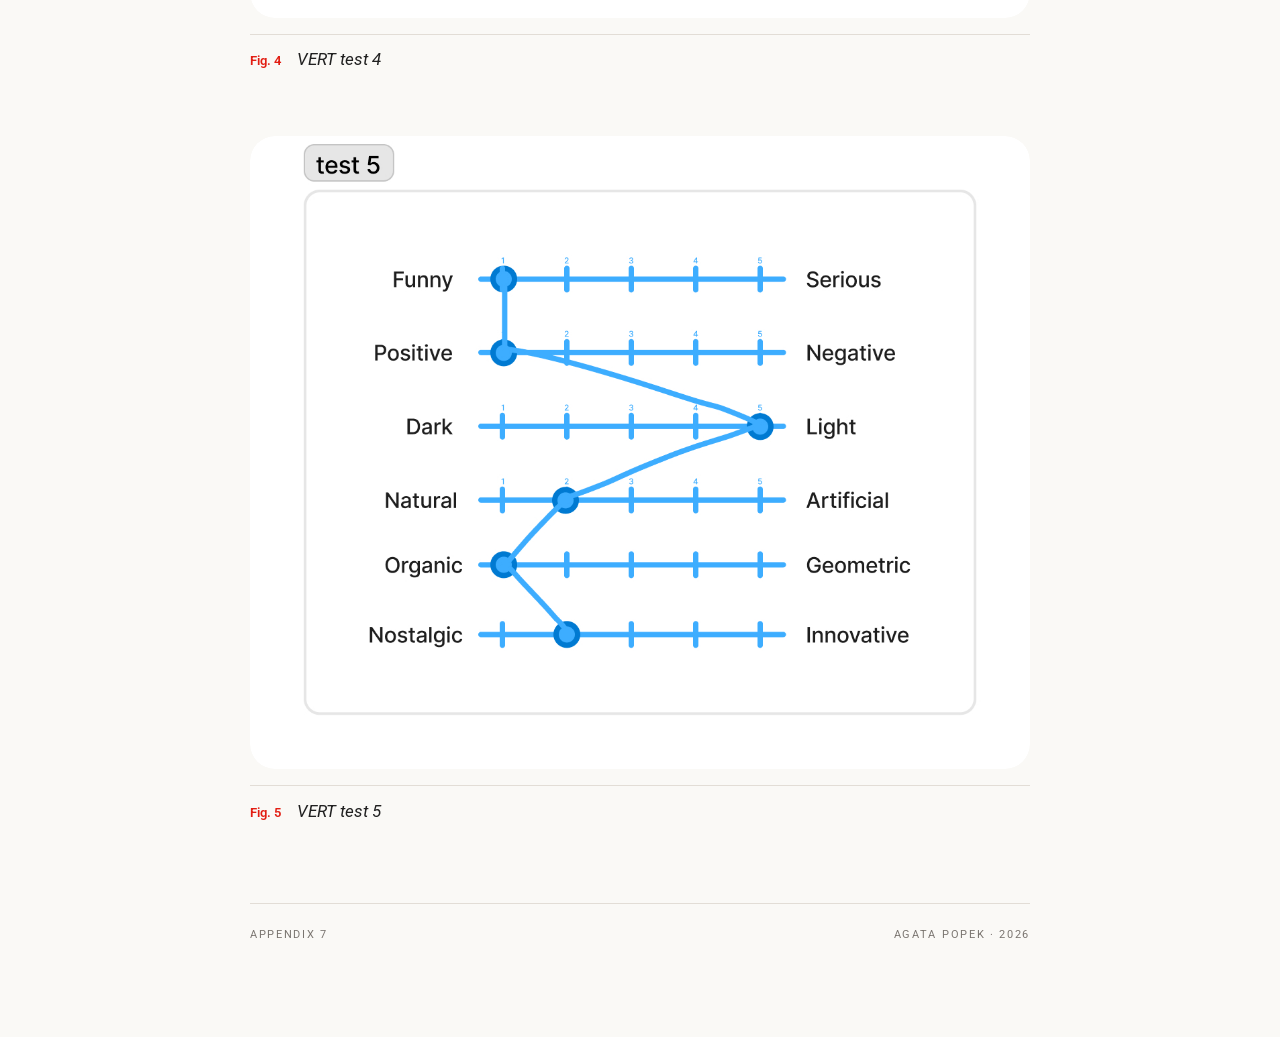
<file: appendix7.html>
<!DOCTYPE html>
<html lang="en">
<head>
  <meta charset="UTF-8" />
  <meta name="viewport" content="width=device-width, initial-scale=1.0" />
  <!-- ═══════════════════════════════════════════
       EDIT: Change the page title below
  ════════════════════════════════════════════ -->
  <title>Appendix 7 — VERT testing</title>

  <link rel="preconnect" href="https://fonts.googleapis.com">
<link rel="preconnect" href="https://fonts.gstatic.com" crossorigin>
<link href="https://fonts.googleapis.com/css2?family=Courier+Prime:ital,wght@0,400;0,700;1,400;1,700&family=Manuale:ital,wght@0,300..800;1,300..800&family=Pixelify+Sans:wght@400..700&family=Roboto:ital,wght@0,100..900;1,100..900&display=swap" rel="stylesheet">
  <style>
    /* ── Variables ── */
    :root {
      --bg:           #FAF9F6;
      --ink:          #212121;
      --ink-muted:    #7a7570;
      --accent:       #E21E13;
      --card-border:  #e2ddd6;
      --img-bg:       #eae6df;
      --max-width:    780px;
      --font-display: 'Roboto', sans-serif;
      --font-body:    'Roboto', sans-serif;
    }

    /* ── Reset ── */
    *, *::before, *::after { box-sizing: border-box; margin: 0; padding: 0; }

    html { scroll-behavior: smooth; }

    body {
      background: var(--bg);
      color: var(--ink);
      font-family: var(--font-body);
      min-height: 100vh;
      padding: 0 1.5rem 6rem;
    }

    /* ── Page wrapper ── */
    .page {
      position: relative;
      z-index: 1;
      max-width: var(--max-width);
      margin: 0 auto;
    }

    /* ── Back link ── */
    .back-link {
      display: inline-flex;
      align-items: center;
      gap: 0.5rem;
      padding: 2rem 0 0;
      font-size: 0.7rem;
      font-weight: 400;
      letter-spacing: 0.2em;
      text-transform: uppercase;
      text-decoration: none;
      color: var(--ink-muted);
      transition: color 0.25s;
    }
    .back-link:hover { color: var(--accent); }
    .back-link .arrow { font-size: 0.9rem; }

    /* ── Page header ── */
    .page-header {
      padding: 3rem 0 3.5rem;
      border-bottom: 1px solid var(--card-border);
      margin-bottom: 4rem;
      animation: fadeUp 0.6s ease both;
    }

    .eyebrow {
      font-family: var(--font-body);
      font-size: 0.7rem;
      font-weight: 400;
      letter-spacing: 0.25em;
      text-transform: uppercase;
      color: var(--accent);
      margin-bottom: 0.85rem;
    }

    .page-title {
      font-family: var(--font-display);
      font-weight: 300;
      font-size: clamp(2.8rem, 7vw, 5rem);
      line-height: 1.05;
      letter-spacing: -0.01em;
    }

    .page-title em {
      font-weight: 600;
      font-style: italic;
      color: var(--accent);
    }

    .page-description {
      margin-top: 1.25rem;
      font-size: 0.9rem;
      font-weight: 300;
      line-height: 1.7;
      color: var(--ink-muted);
      max-width: 52ch;
    }

    /* ── Image list ── */
    .image-list {
      display: flex;
      flex-direction: column;
      gap: 4rem;
    }

    /* ── Single image entry ── */
    .image-entry {
      animation: fadeUp 0.6s ease both;
    }

    /* stagger each entry */
    .image-entry:nth-child(1) { animation-delay: 0.05s; }
    .image-entry:nth-child(2) { animation-delay: 0.15s; }
    .image-entry:nth-child(3) { animation-delay: 0.25s; }
    .image-entry:nth-child(4) { animation-delay: 0.35s; }
    .image-entry:nth-child(5) { animation-delay: 0.45s; }

 .image-wrap {
  border-radius: 25px;
  overflow: hidden;
}

    .image-wrap img {
  width: 100%;
  height: auto;
  display: block;
  border-radius: 25px;
}

    .image-entry:hover .image-wrap img {
      transform: scale(1.02);
    }

    /* Caption row */
    .caption-row {
      display: flex;
      align-items: baseline;
      justify-content: space-between;
      gap: 1rem;
      margin-top: 1rem;
      padding-top: 0.85rem;
      border-top: 1px solid var(--card-border);
    }

    .caption-index {
      font-family: var(--font-display);
      font-size: 0.8rem;
      font-weight: 600;
      color: var(--accent);
      flex-shrink: 0;
    }

    .caption-text {
      font-family: var(--font-display);
      font-size: 1.05rem;
      font-weight: 400;
      font-style: italic;
      line-height: 1.4;
      color: var(--ink);
      flex: 1;
    }

    .caption-note {
      font-size: 0.72rem;
      font-weight: 300;
      letter-spacing: 0.05em;
      color: var(--ink-muted);
      flex-shrink: 0;
      text-align: right;
    }

    /* ── Footer rule ── */
    .page-footer {
      margin-top: 5rem;
      padding-top: 1.5rem;
      border-top: 1px solid var(--card-border);
      display: flex;
      align-items: center;
      justify-content: space-between;
      font-size: 0.7rem;
      letter-spacing: 0.15em;
      text-transform: uppercase;
      color: var(--ink-muted);
    }

    /* ── Animation ── */
    @keyframes fadeUp {
      from { opacity: 0; transform: translateY(18px); }
      to   { opacity: 1; transform: translateY(0); }
    }

    /* ── Responsive ── */
    @media (max-width: 480px) {
      .caption-row { flex-direction: column; gap: 0.4rem; }
      .caption-note { text-align: left; }
    }
  </style>
</head>
<body>
<div class="page">

  <!-- Back navigation -->
  <a href="index.html" class="back-link">
    <span class="arrow">←</span> Back to index
  </a>

 
  <header class="page-header">
    <p class="eyebrow">Appendix 7</p>
    <h1 class="page-title">VERT testing</h1>
  </header>

 
  <section class="image-list">

    <!-- Image 1 -->
    <article class="image-entry">
      <div class="image-wrap">
             <img src="test_1.jpg" alt="VERT test 1" />
      </div>
      <div class="caption-row">
        <span class="caption-index">Fig. 1</span>
        <p class="caption-text">VERT test 1</p>
      </div>
    </article>

    <!-- Image 2 -->
    <article class="image-entry">
      <div class="image-wrap">
             <img src="test_2.jpg" alt="VERT test 2" />
      </div>
      <div class="caption-row">
        <span class="caption-index">Fig. 2</span>
        <p class="caption-text">VERT test 2</p>
      </div>
    </article>
    
    <!-- Image 3 -->
    <article class="image-entry">
      <div class="image-wrap">
             <img src="test_3.jpg" alt="VERT test 3" />
      </div>
      <div class="caption-row">
        <span class="caption-index">Fig. 3</span>
        <p class="caption-text">VERT test 2</p>
      </div>
    </article>

     <!-- Image 4 -->
    <article class="image-entry">
      <div class="image-wrap">
             <img src="test_4.jpg" alt="VERT test 4" />
      </div>
      <div class="caption-row">
        <span class="caption-index">Fig. 4</span>
        <p class="caption-text">VERT test 4</p>
      </div>
    </article>

     <!-- Image 5 -->
    <article class="image-entry">
      <div class="image-wrap">
             <img src="test_5.jpg" alt="VERT test 5" />
      </div>
      <div class="caption-row">
        <span class="caption-index">Fig. 5</span>
        <p class="caption-text">VERT test 5</p>
      </div>
    </article>
    
  </section>
  <!-- ═══ End image list ═══ -->

  <footer class="page-footer">
    <span>Appendix 7</span>
    <span>Agata Popek · 2026</span>
  </footer>

</div>
</body>
</html>
</file>
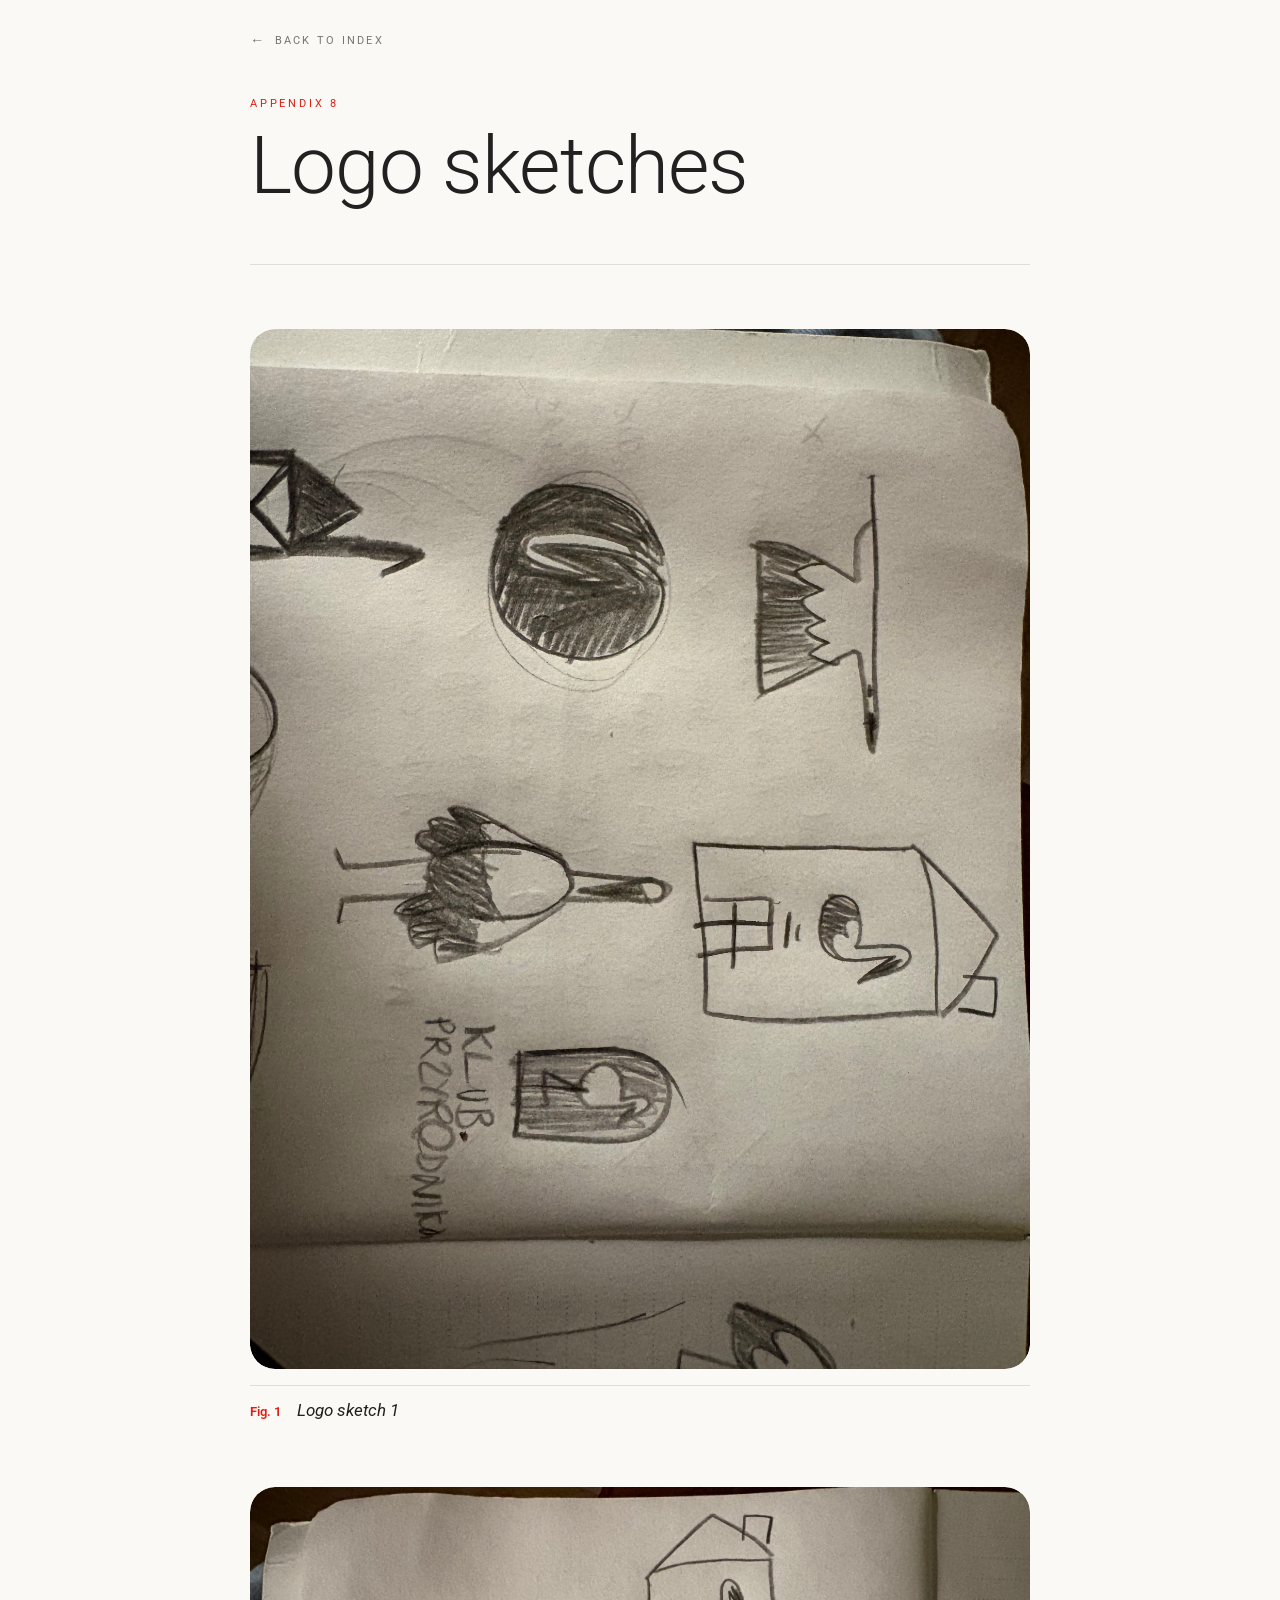
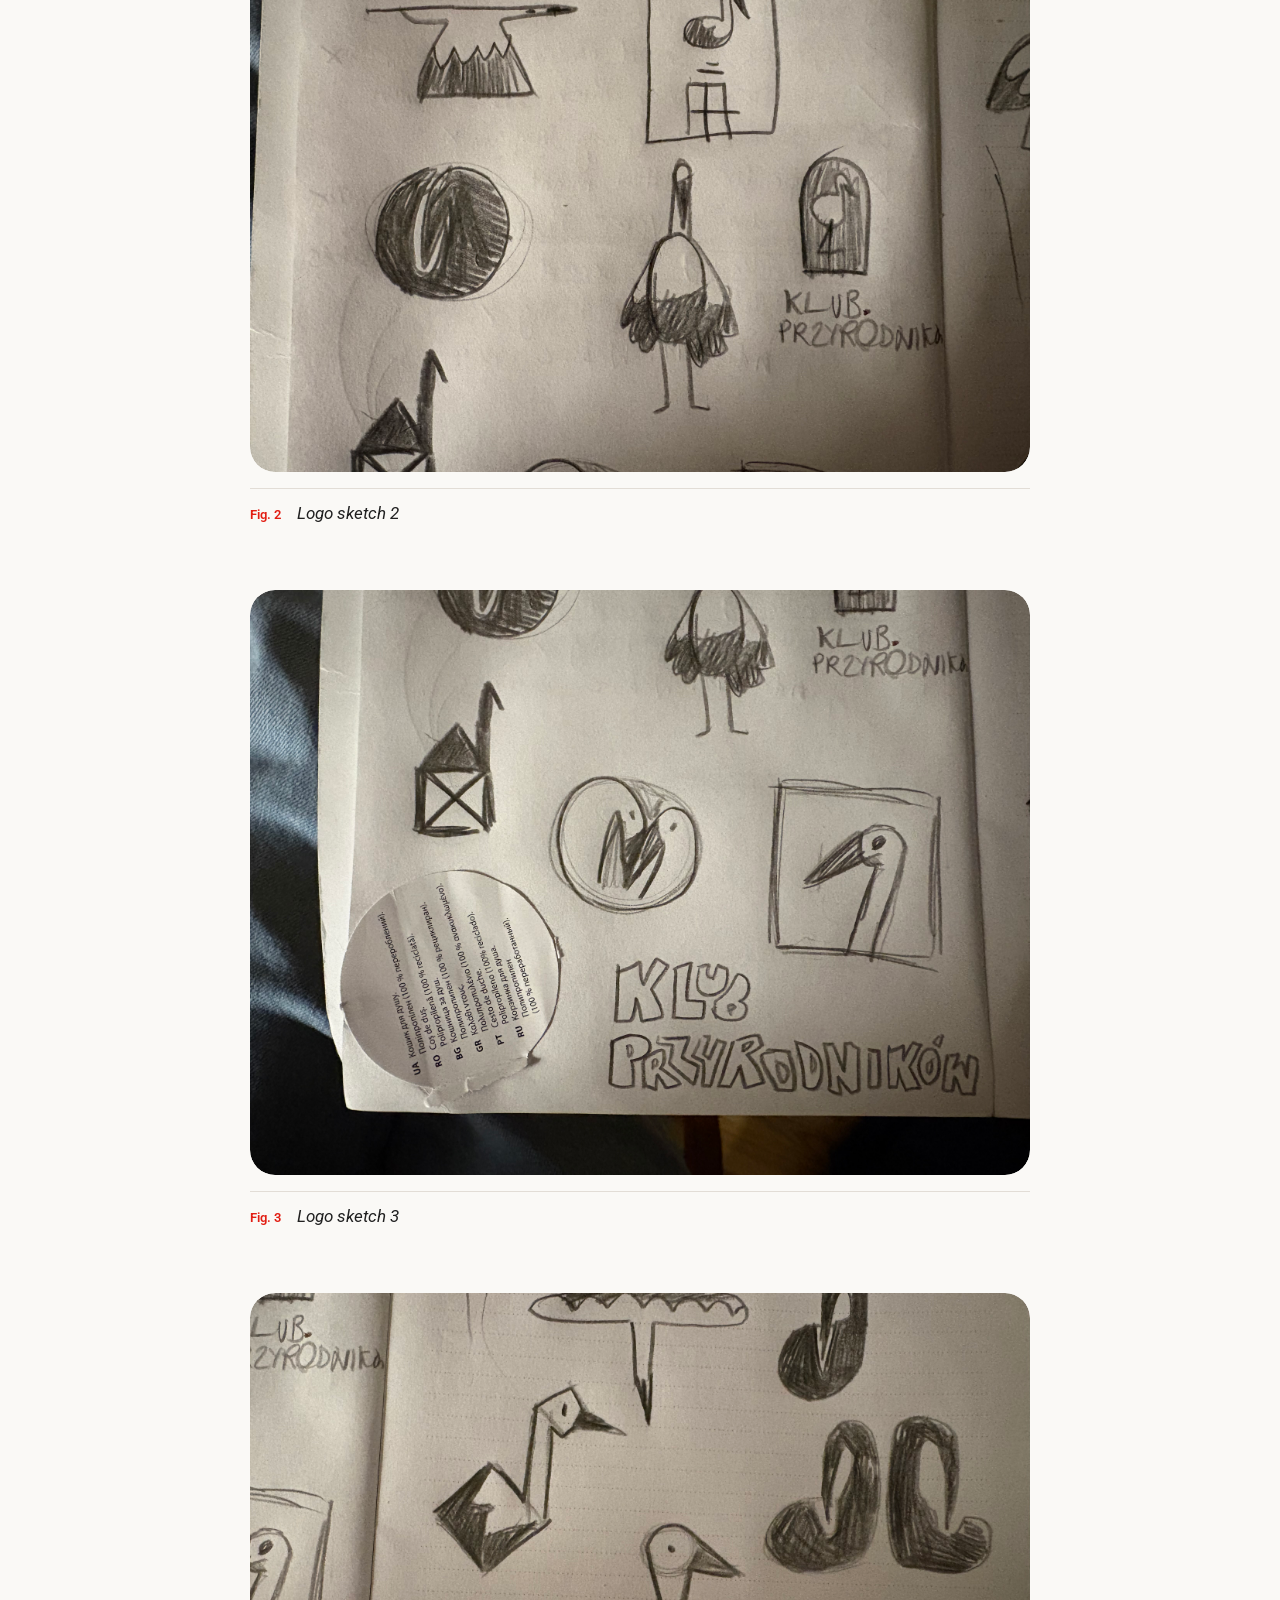
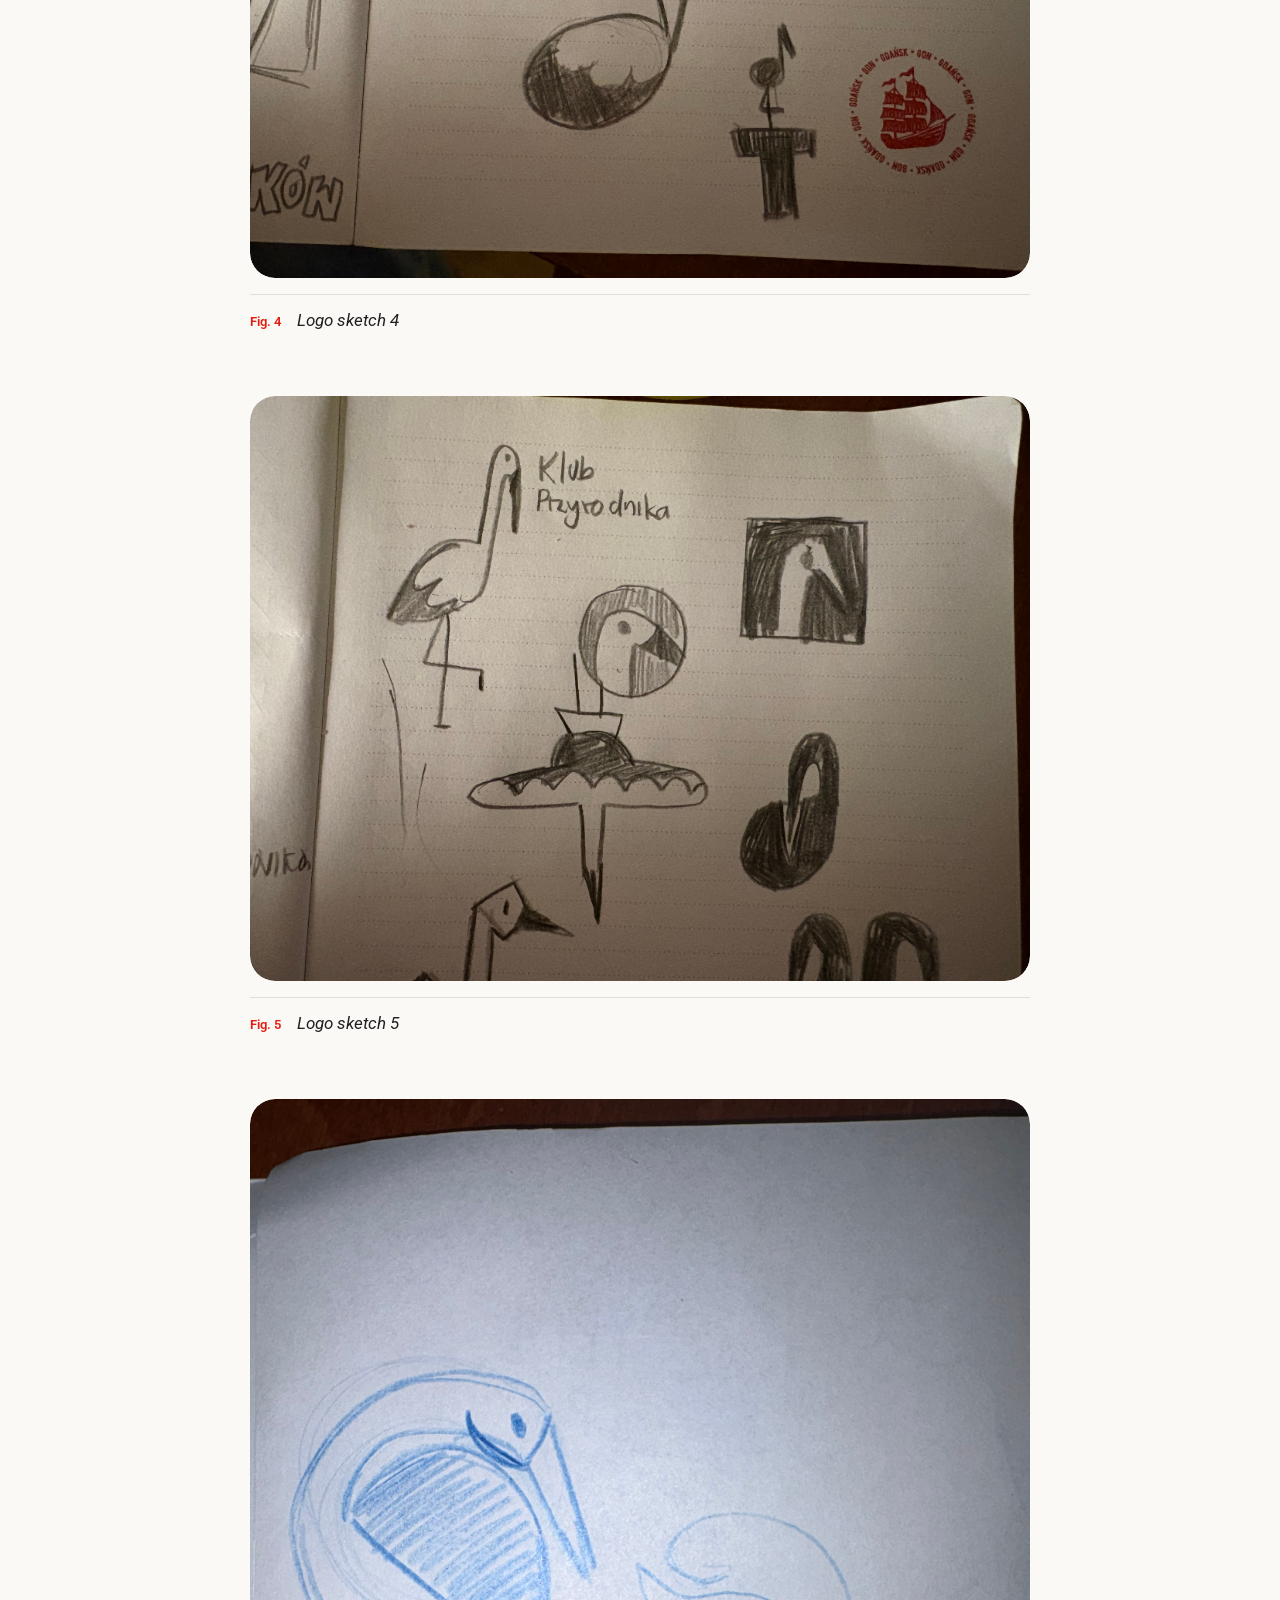
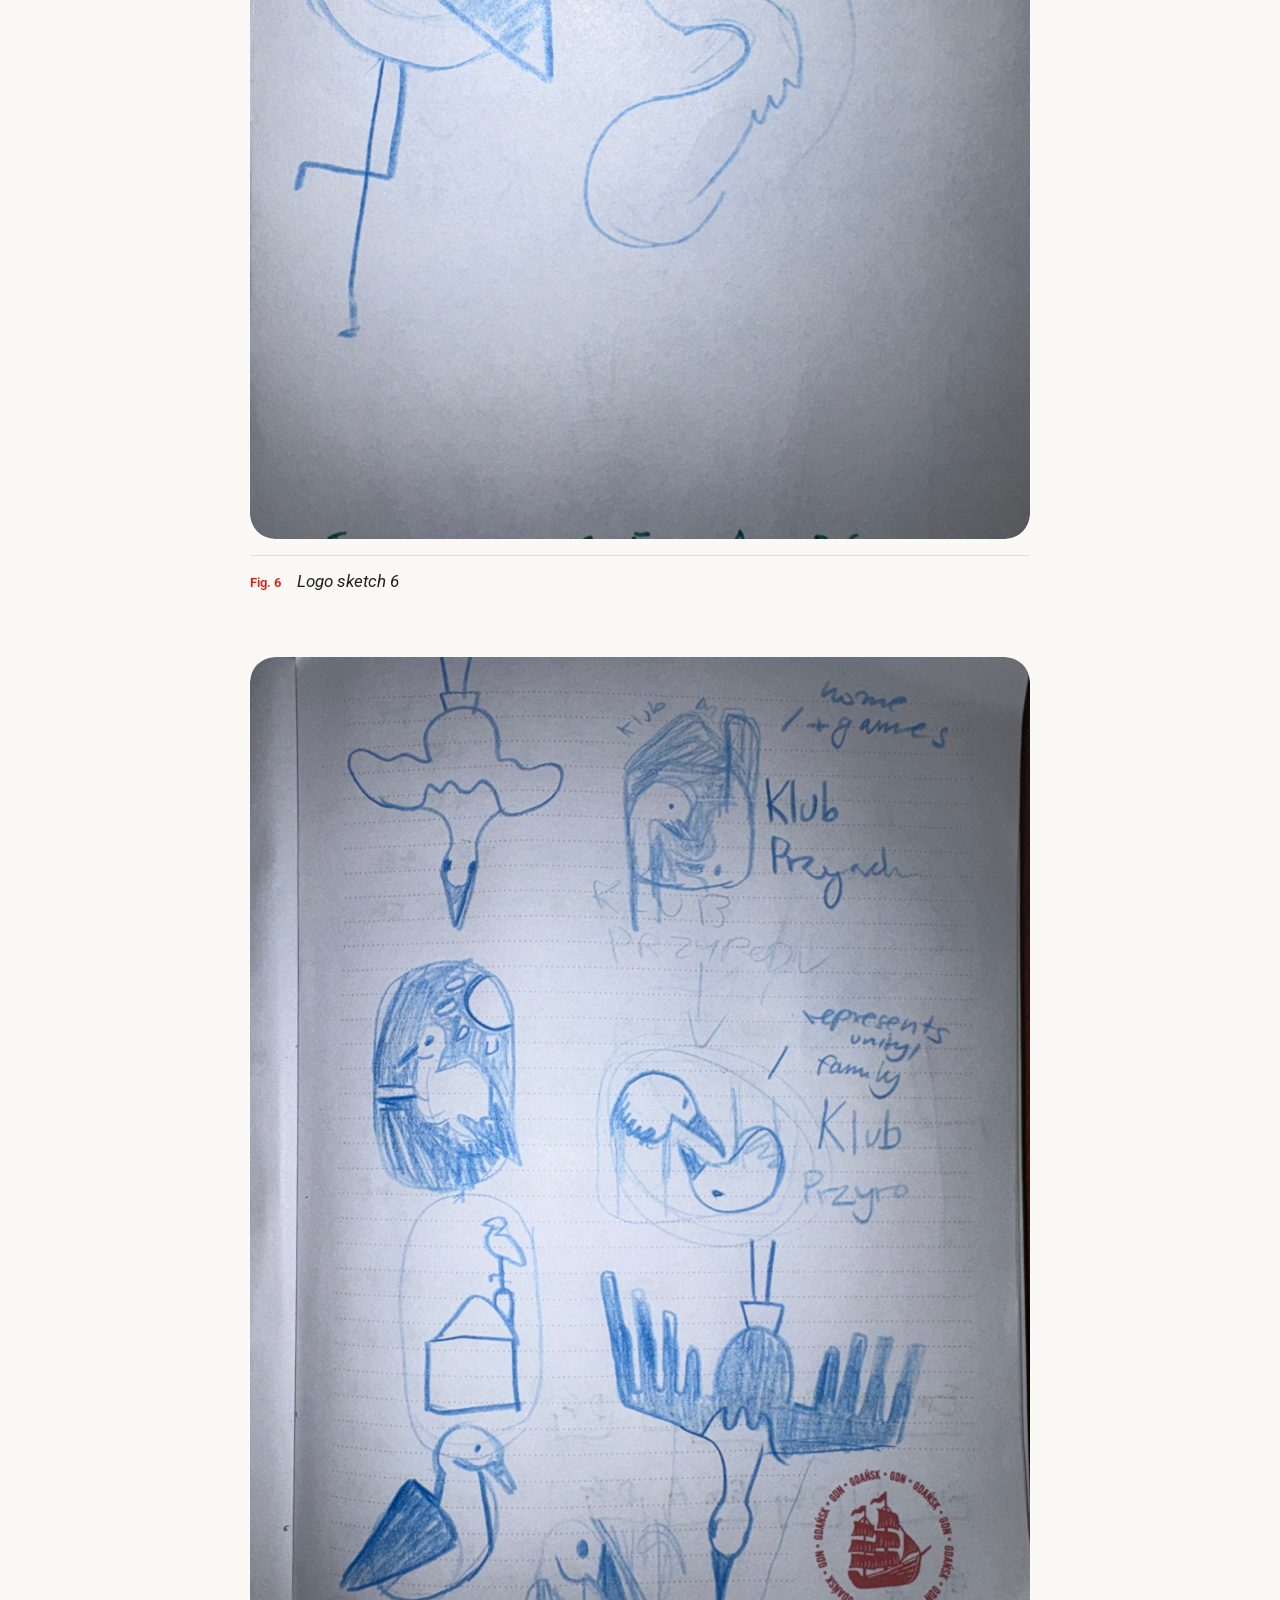
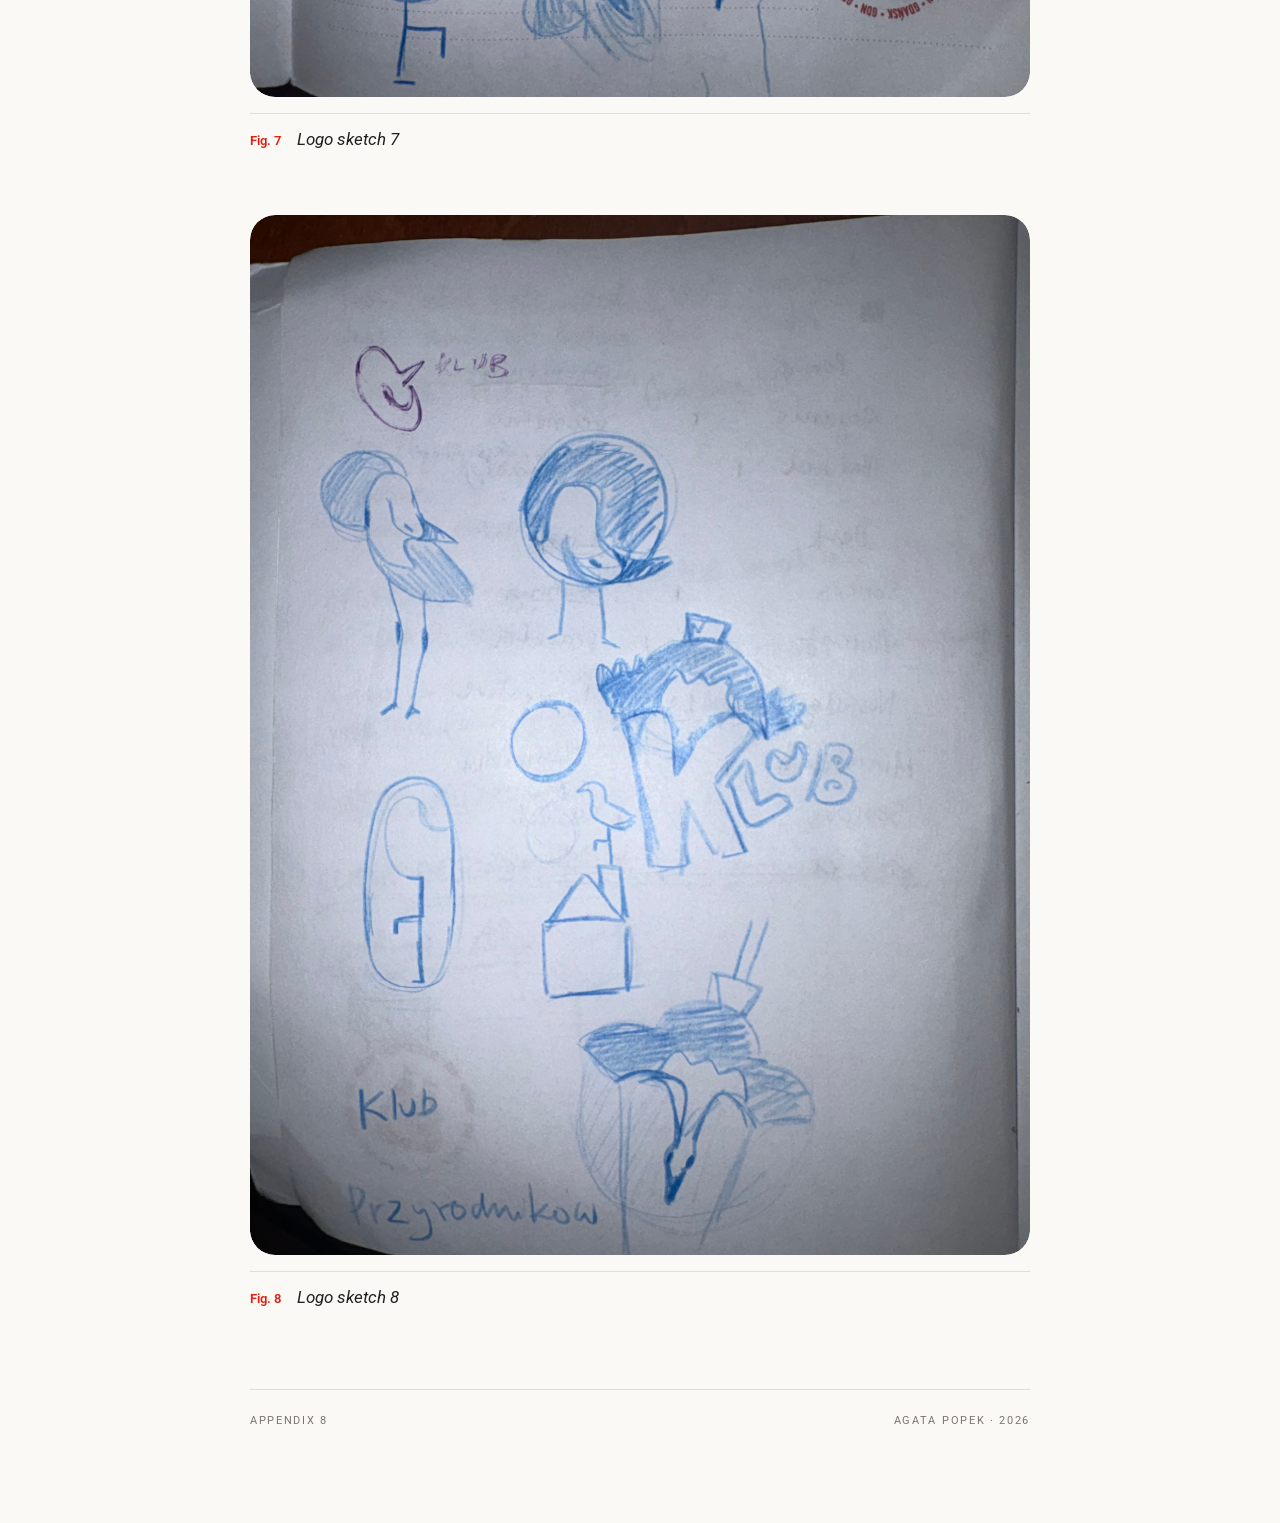
<file: appendix8.html>
<!DOCTYPE html>
<html lang="en">
<head>
  <meta charset="UTF-8" />
  <meta name="viewport" content="width=device-width, initial-scale=1.0" />
  <!-- ═══════════════════════════════════════════
       EDIT: Change the page title below
  ════════════════════════════════════════════ -->
  <title>Appendix 8 — Logo sketches</title>

  <link rel="preconnect" href="https://fonts.googleapis.com">
<link rel="preconnect" href="https://fonts.gstatic.com" crossorigin>
<link href="https://fonts.googleapis.com/css2?family=Courier+Prime:ital,wght@0,400;0,700;1,400;1,700&family=Manuale:ital,wght@0,300..800;1,300..800&family=Pixelify+Sans:wght@400..700&family=Roboto:ital,wght@0,100..900;1,100..900&display=swap" rel="stylesheet">
  <style>
    /* ── Variables ── */
    :root {
      --bg:           #FAF9F6;
      --ink:          #212121;
      --ink-muted:    #7a7570;
      --accent:       #E21E13;
      --card-border:  #e2ddd6;
      --img-bg:       #eae6df;
      --max-width:    780px;
      --font-display: 'Roboto', sans-serif;
      --font-body:    'Roboto', sans-serif;
    }

    /* ── Reset ── */
    *, *::before, *::after { box-sizing: border-box; margin: 0; padding: 0; }

    html { scroll-behavior: smooth; }

    body {
      background: var(--bg);
      color: var(--ink);
      font-family: var(--font-body);
      min-height: 100vh;
      padding: 0 1.5rem 6rem;
    }

    /* ── Page wrapper ── */
    .page {
      position: relative;
      z-index: 1;
      max-width: var(--max-width);
      margin: 0 auto;
    }

    /* ── Back link ── */
    .back-link {
      display: inline-flex;
      align-items: center;
      gap: 0.5rem;
      padding: 2rem 0 0;
      font-size: 0.7rem;
      font-weight: 400;
      letter-spacing: 0.2em;
      text-transform: uppercase;
      text-decoration: none;
      color: var(--ink-muted);
      transition: color 0.25s;
    }
    .back-link:hover { color: var(--accent); }
    .back-link .arrow { font-size: 0.9rem; }

    /* ── Page header ── */
    .page-header {
      padding: 3rem 0 3.5rem;
      border-bottom: 1px solid var(--card-border);
      margin-bottom: 4rem;
      animation: fadeUp 0.6s ease both;
    }

    .eyebrow {
      font-family: var(--font-body);
      font-size: 0.7rem;
      font-weight: 400;
      letter-spacing: 0.25em;
      text-transform: uppercase;
      color: var(--accent);
      margin-bottom: 0.85rem;
    }

    .page-title {
      font-family: var(--font-display);
      font-weight: 300;
      font-size: clamp(2.8rem, 7vw, 5rem);
      line-height: 1.05;
      letter-spacing: -0.01em;
    }

    .page-title em {
      font-weight: 600;
      font-style: italic;
      color: var(--accent);
    }

    .page-description {
      margin-top: 1.25rem;
      font-size: 0.9rem;
      font-weight: 300;
      line-height: 1.7;
      color: var(--ink-muted);
      max-width: 52ch;
    }

    /* ── Image list ── */
    .image-list {
      display: flex;
      flex-direction: column;
      gap: 4rem;
    }

    /* ── Single image entry ── */
    .image-entry {
      animation: fadeUp 0.6s ease both;
    }

    /* stagger each entry */
    .image-entry:nth-child(1) { animation-delay: 0.05s; }
    .image-entry:nth-child(2) { animation-delay: 0.15s; }
    .image-entry:nth-child(3) { animation-delay: 0.25s; }
    .image-entry:nth-child(4) { animation-delay: 0.35s; }
    .image-entry:nth-child(5) { animation-delay: 0.45s; }

 .image-wrap {
  border-radius: 25px;
  overflow: hidden;
}

    .image-wrap img {
  width: 100%;
  height: auto;
  display: block;
  border-radius: 25px;
}

    .image-entry:hover .image-wrap img {
      transform: scale(1.02);
    }

    /* Caption row */
    .caption-row {
      display: flex;
      align-items: baseline;
      justify-content: space-between;
      gap: 1rem;
      margin-top: 1rem;
      padding-top: 0.85rem;
      border-top: 1px solid var(--card-border);
    }

    .caption-index {
      font-family: var(--font-display);
      font-size: 0.8rem;
      font-weight: 600;
      color: var(--accent);
      flex-shrink: 0;
    }

    .caption-text {
      font-family: var(--font-display);
      font-size: 1.05rem;
      font-weight: 400;
      font-style: italic;
      line-height: 1.4;
      color: var(--ink);
      flex: 1;
    }

    .caption-note {
      font-size: 0.72rem;
      font-weight: 300;
      letter-spacing: 0.05em;
      color: var(--ink-muted);
      flex-shrink: 0;
      text-align: right;
    }

    /* ── Footer rule ── */
    .page-footer {
      margin-top: 5rem;
      padding-top: 1.5rem;
      border-top: 1px solid var(--card-border);
      display: flex;
      align-items: center;
      justify-content: space-between;
      font-size: 0.7rem;
      letter-spacing: 0.15em;
      text-transform: uppercase;
      color: var(--ink-muted);
    }

    /* ── Animation ── */
    @keyframes fadeUp {
      from { opacity: 0; transform: translateY(18px); }
      to   { opacity: 1; transform: translateY(0); }
    }

    /* ── Responsive ── */
    @media (max-width: 480px) {
      .caption-row { flex-direction: column; gap: 0.4rem; }
      .caption-note { text-align: left; }
    }
  </style>
</head>
<body>
<div class="page">

  <!-- Back navigation -->
  <a href="index.html" class="back-link">
    <span class="arrow">←</span> Back to index
  </a>

 
  <header class="page-header">
    <p class="eyebrow">Appendix 8</p>
    <h1 class="page-title">Logo sketches</h1>
  </header>

 
  <section class="image-list">

    <!-- Image 1 -->
    <article class="image-entry">
      <div class="image-wrap">
             <img src="logo1.jpeg" alt="logo1" />
      </div>
      <div class="caption-row">
        <span class="caption-index">Fig. 1</span>
        <p class="caption-text">Logo sketch 1</p>
      </div>
    </article>

    <!-- Image 2 -->
    <article class="image-entry">
      <div class="image-wrap">
             <img src="logo2.jpeg" alt="logo2" />
      </div>
      <div class="caption-row">
        <span class="caption-index">Fig. 2</span>
        <p class="caption-text">Logo sketch 2</p>
      </div>
    </article>
    
    <!-- Image 3 -->
    <article class="image-entry">
      <div class="image-wrap">
             <img src="logo3.jpeg" alt="logo3" />
      </div>
      <div class="caption-row">
        <span class="caption-index">Fig. 3</span>
        <p class="caption-text">Logo sketch 3</p>
      </div>
    </article>

     <!-- Image 4 -->
    <article class="image-entry">
      <div class="image-wrap">
             <img src="logo4.jpeg" alt="logo4" />
      </div>
      <div class="caption-row">
        <span class="caption-index">Fig. 4</span>
        <p class="caption-text">Logo sketch 4</p>
      </div>
    </article>

     <!-- Image 5 -->
    <article class="image-entry">
      <div class="image-wrap">
             <img src="logo5.jpeg" alt="logo5" />
      </div>
      <div class="caption-row">
        <span class="caption-index">Fig. 5</span>
        <p class="caption-text">Logo sketch 5</p>
      </div>
    </article>

        <!-- Image 6 -->
    <article class="image-entry">
      <div class="image-wrap">
             <img src="logo6.jpeg" alt="logo6" />
      </div>
      <div class="caption-row">
        <span class="caption-index">Fig. 6</span>
        <p class="caption-text">Logo sketch 6</p>
      </div>
    </article>

        <!-- Image 7 -->
    <article class="image-entry">
      <div class="image-wrap">
             <img src="logo7.jpeg" alt="logo7" />
      </div>
      <div class="caption-row">
        <span class="caption-index">Fig. 7</span>
        <p class="caption-text">Logo sketch 7</p>
      </div>
    </article>

        <!-- Image 8 -->
    <article class="image-entry">
      <div class="image-wrap">
             <img src="logo8.jpeg" alt="logo8" />
      </div>
      <div class="caption-row">
        <span class="caption-index">Fig. 8</span>
        <p class="caption-text">Logo sketch 8</p>
      </div>
    </article>
  </section>
  <!-- ═══ End image list ═══ -->

  <footer class="page-footer">
    <span>Appendix 8</span>
    <span>Agata Popek · 2026</span>
  </footer>

</div>
</body>
</html>
</file>
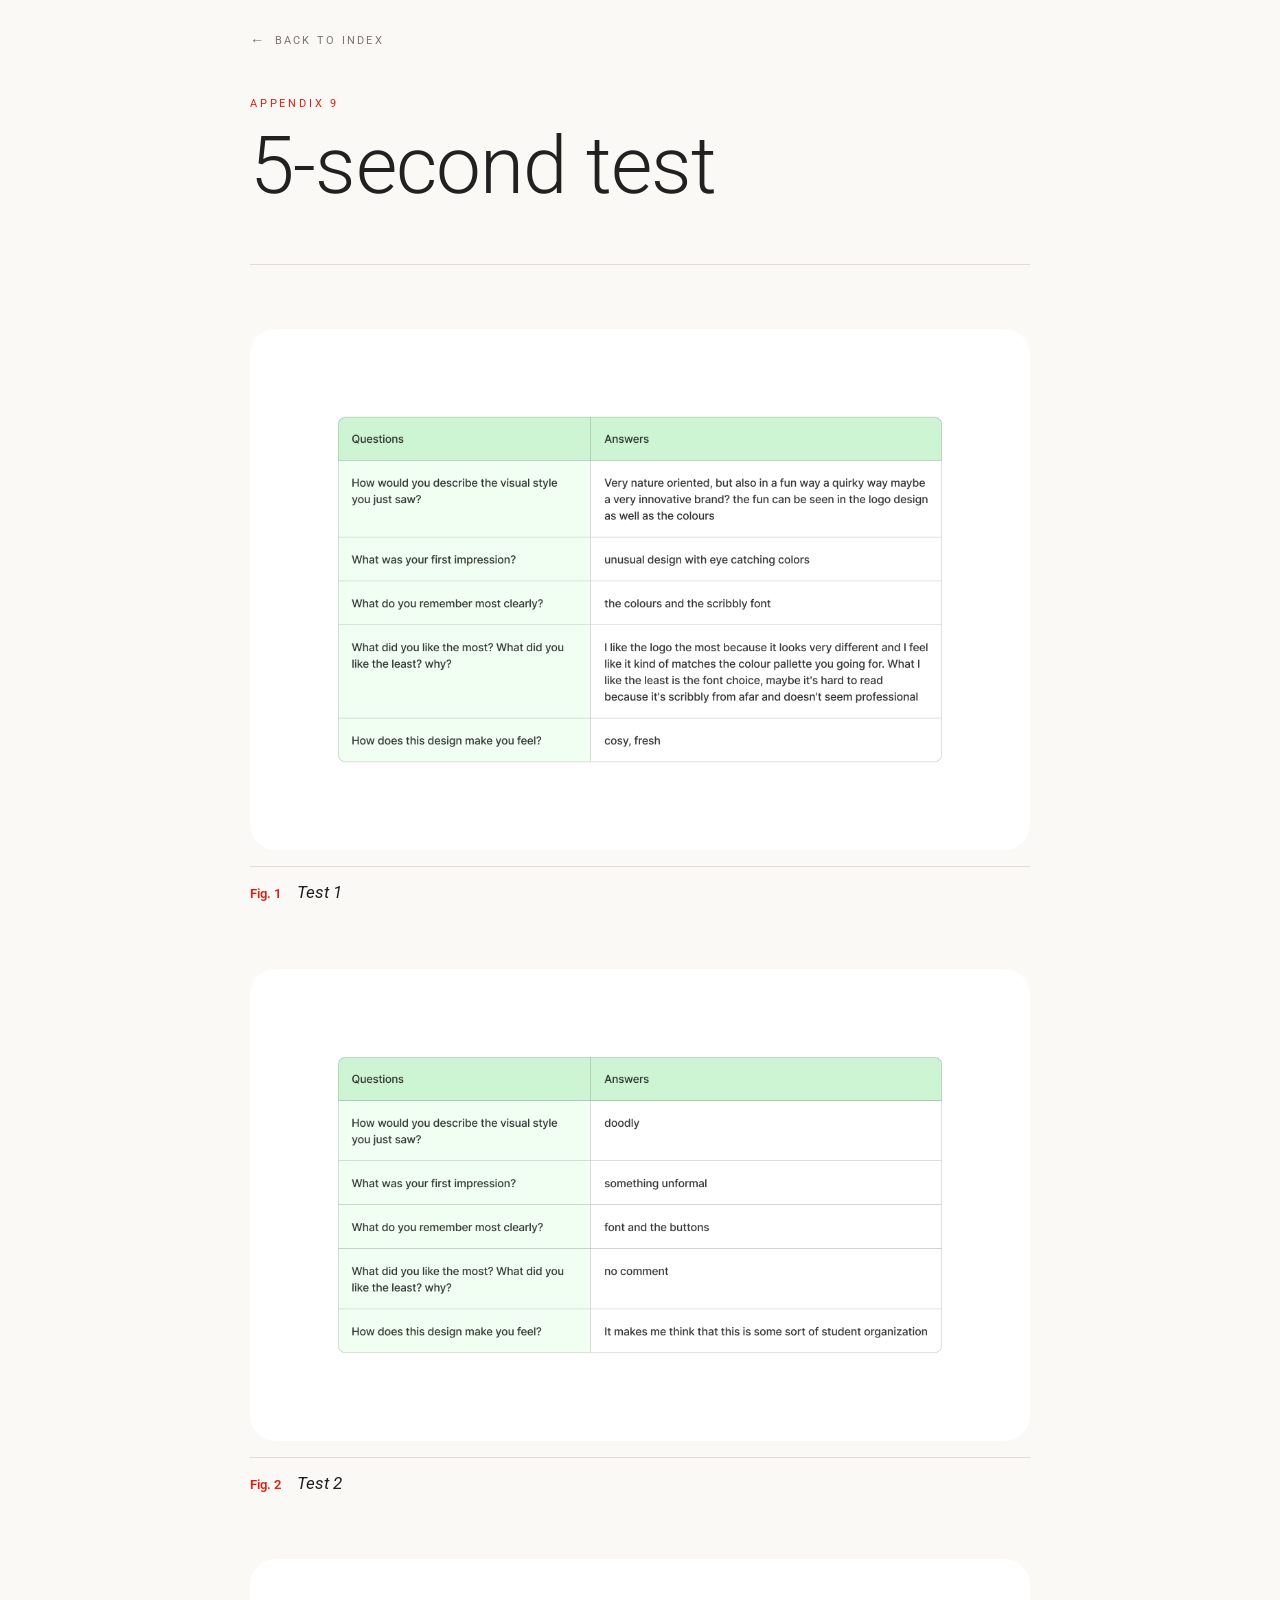
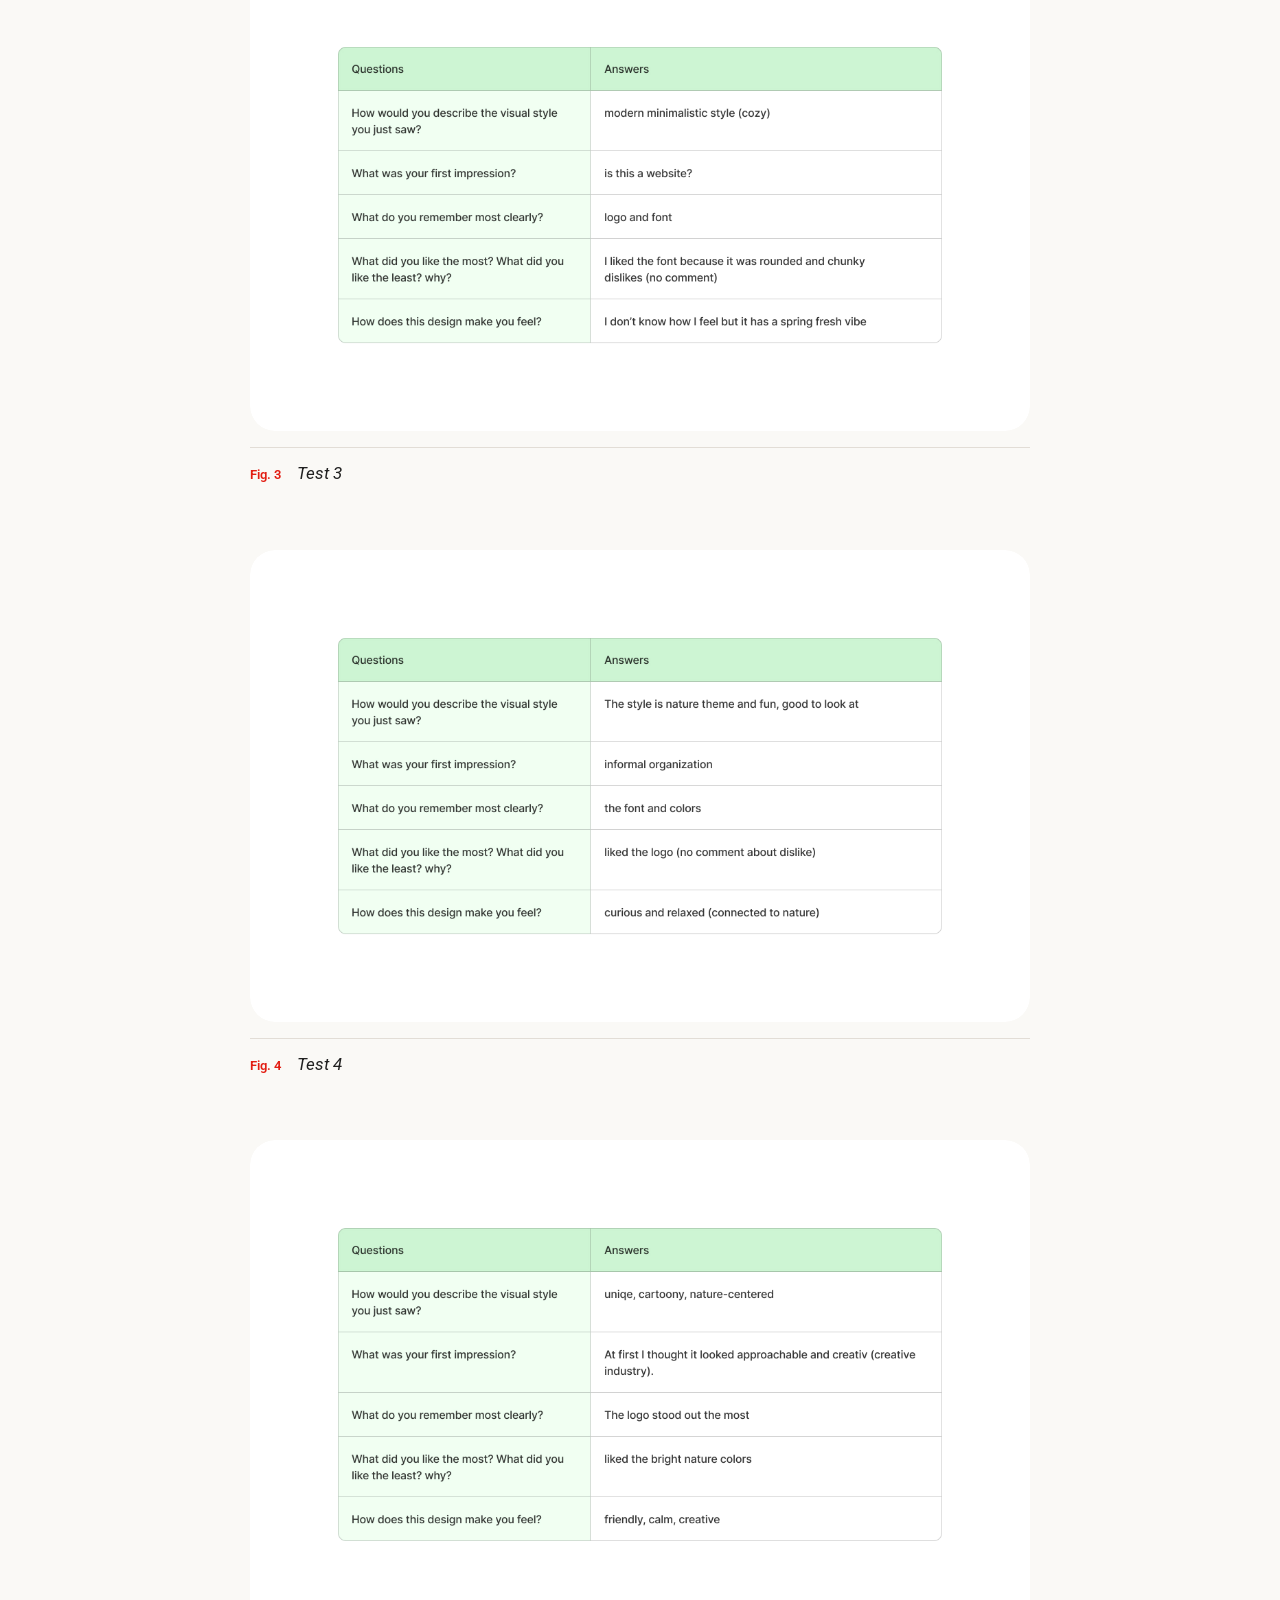
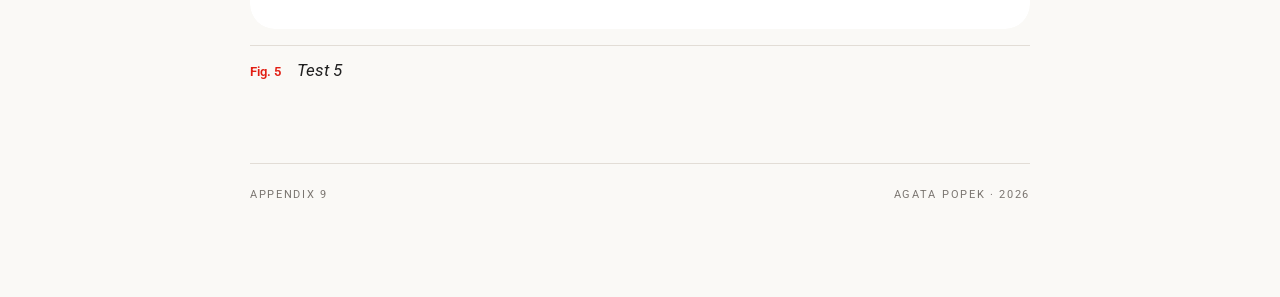
<file: appendix9.html>
<!DOCTYPE html>
<html lang="en">
<head>
  <meta charset="UTF-8" />
  <meta name="viewport" content="width=device-width, initial-scale=1.0" />
  <!-- ═══════════════════════════════════════════
       EDIT: Change the page title below
  ════════════════════════════════════════════ -->
  <title>Appendix 9 — 5-second test</title>

  <link rel="preconnect" href="https://fonts.googleapis.com">
<link rel="preconnect" href="https://fonts.gstatic.com" crossorigin>
<link href="https://fonts.googleapis.com/css2?family=Courier+Prime:ital,wght@0,400;0,700;1,400;1,700&family=Manuale:ital,wght@0,300..800;1,300..800&family=Pixelify+Sans:wght@400..700&family=Roboto:ital,wght@0,100..900;1,100..900&display=swap" rel="stylesheet">
  <style>
    /* ── Variables ── */
    :root {
      --bg:           #FAF9F6;
      --ink:          #212121;
      --ink-muted:    #7a7570;
      --accent:       #E21E13;
      --card-border:  #e2ddd6;
      --img-bg:       #eae6df;
      --max-width:    780px;
      --font-display: 'Roboto', sans-serif;
      --font-body:    'Roboto', sans-serif;
    }

    /* ── Reset ── */
    *, *::before, *::after { box-sizing: border-box; margin: 0; padding: 0; }

    html { scroll-behavior: smooth; }

    body {
      background: var(--bg);
      color: var(--ink);
      font-family: var(--font-body);
      min-height: 100vh;
      padding: 0 1.5rem 6rem;
    }

    /* ── Page wrapper ── */
    .page {
      position: relative;
      z-index: 1;
      max-width: var(--max-width);
      margin: 0 auto;
    }

    /* ── Back link ── */
    .back-link {
      display: inline-flex;
      align-items: center;
      gap: 0.5rem;
      padding: 2rem 0 0;
      font-size: 0.7rem;
      font-weight: 400;
      letter-spacing: 0.2em;
      text-transform: uppercase;
      text-decoration: none;
      color: var(--ink-muted);
      transition: color 0.25s;
    }
    .back-link:hover { color: var(--accent); }
    .back-link .arrow { font-size: 0.9rem; }

    /* ── Page header ── */
    .page-header {
      padding: 3rem 0 3.5rem;
      border-bottom: 1px solid var(--card-border);
      margin-bottom: 4rem;
      animation: fadeUp 0.6s ease both;
    }

    .eyebrow {
      font-family: var(--font-body);
      font-size: 0.7rem;
      font-weight: 400;
      letter-spacing: 0.25em;
      text-transform: uppercase;
      color: var(--accent);
      margin-bottom: 0.85rem;
    }

    .page-title {
      font-family: var(--font-display);
      font-weight: 300;
      font-size: clamp(2.8rem, 7vw, 5rem);
      line-height: 1.05;
      letter-spacing: -0.01em;
    }

    .page-title em {
      font-weight: 600;
      font-style: italic;
      color: var(--accent);
    }

    .page-description {
      margin-top: 1.25rem;
      font-size: 0.9rem;
      font-weight: 300;
      line-height: 1.7;
      color: var(--ink-muted);
      max-width: 52ch;
    }

    /* ── Image list ── */
    .image-list {
      display: flex;
      flex-direction: column;
      gap: 4rem;
    }

    /* ── Single image entry ── */
    .image-entry {
      animation: fadeUp 0.6s ease both;
    }

    /* stagger each entry */
    .image-entry:nth-child(1) { animation-delay: 0.05s; }
    .image-entry:nth-child(2) { animation-delay: 0.15s; }
    .image-entry:nth-child(3) { animation-delay: 0.25s; }
    .image-entry:nth-child(4) { animation-delay: 0.35s; }
    .image-entry:nth-child(5) { animation-delay: 0.45s; }

 .image-wrap {
  border-radius: 25px;
  overflow: hidden;
}

    .image-wrap img {
  width: 100%;
  height: auto;
  display: block;
  border-radius: 25px;
}

    .image-entry:hover .image-wrap img {
      transform: scale(1.02);
    }

    /* Caption row */
    .caption-row {
      display: flex;
      align-items: baseline;
      justify-content: space-between;
      gap: 1rem;
      margin-top: 1rem;
      padding-top: 0.85rem;
      border-top: 1px solid var(--card-border);
    }

    .caption-index {
      font-family: var(--font-display);
      font-size: 0.8rem;
      font-weight: 600;
      color: var(--accent);
      flex-shrink: 0;
    }

    .caption-text {
      font-family: var(--font-display);
      font-size: 1.05rem;
      font-weight: 400;
      font-style: italic;
      line-height: 1.4;
      color: var(--ink);
      flex: 1;
    }

    .caption-note {
      font-size: 0.72rem;
      font-weight: 300;
      letter-spacing: 0.05em;
      color: var(--ink-muted);
      flex-shrink: 0;
      text-align: right;
    }

    /* ── Footer rule ── */
    .page-footer {
      margin-top: 5rem;
      padding-top: 1.5rem;
      border-top: 1px solid var(--card-border);
      display: flex;
      align-items: center;
      justify-content: space-between;
      font-size: 0.7rem;
      letter-spacing: 0.15em;
      text-transform: uppercase;
      color: var(--ink-muted);
    }

    /* ── Animation ── */
    @keyframes fadeUp {
      from { opacity: 0; transform: translateY(18px); }
      to   { opacity: 1; transform: translateY(0); }
    }

    /* ── Responsive ── */
    @media (max-width: 480px) {
      .caption-row { flex-direction: column; gap: 0.4rem; }
      .caption-note { text-align: left; }
    }
  </style>
</head>
<body>
<div class="page">

  <!-- Back navigation -->
  <a href="index.html" class="back-link">
    <span class="arrow">←</span> Back to index
  </a>

 
  <header class="page-header">
    <p class="eyebrow">Appendix 9</p>
    <h1 class="page-title">5-second test</h1>
  </header>

 
  <section class="image-list">

    <!-- Image 1 -->
    <article class="image-entry">
      <div class="image-wrap">
             <img src="five1.jpg" alt="test 1" />
      </div>
      <div class="caption-row">
        <span class="caption-index">Fig. 1</span>
        <p class="caption-text">Test 1</p>
      </div>
    </article>

    <!-- Image 2 -->
    <article class="image-entry">
      <div class="image-wrap">
             <img src="five2.jpg" alt="test 2" />
      </div>
      <div class="caption-row">
        <span class="caption-index">Fig. 2</span>
        <p class="caption-text">Test 2</p>
      </div>
    </article>
    
    <!-- Image 3 -->
    <article class="image-entry">
      <div class="image-wrap">
             <img src="five3.jpg" alt="test 3" />
      </div>
      <div class="caption-row">
        <span class="caption-index">Fig. 3</span>
        <p class="caption-text">Test 3</p>
      </div>
    </article>

     <!-- Image 4 -->
    <article class="image-entry">
      <div class="image-wrap">
             <img src="five4.jpg" alt="test 4" />
      </div>
      <div class="caption-row">
        <span class="caption-index">Fig. 4</span>
        <p class="caption-text">Test 4</p>
      </div>
    </article>

     <!-- Image 5 -->
    <article class="image-entry">
      <div class="image-wrap">
             <img src="five5.jpg" alt="test 5" />
      </div>
      <div class="caption-row">
        <span class="caption-index">Fig. 5</span>
        <p class="caption-text">Test 5</p>
      </div>
    </article>
    
  </section>
  <!-- ═══ End image list ═══ -->

  <footer class="page-footer">
    <span>Appendix 9</span>
    <span>Agata Popek · 2026</span>
  </footer>

</div>
</body>
</html>
</file>
<file: styles.css>
/* ── Reset & Base ── */
*, *::before, *::after {
  box-sizing: border-box;
  margin: 0;
  padding: 0;
}

:root {
  --bg:        #faf9f6;
  --ink:       #212121;
  --ink-muted: #7a7570;
  --accent:    #e21e13;
  --card-bg:   #ffffff;
  --card-border: #e2ddd6;
  --card-hover: #a8c23f;
  --card-hover-text: #ffffff;
  --font-display: 'Roboto', sans-serif;
  --font-body:    'Roboto', sans-serif;
  --transition: 0.35s cubic-bezier(0.4, 0, 0.2, 1);
}

html, body {
  height: 100%;
  scroll-behavior: smooth;
}

body {
  background-color: var(--bg);
  color: var(--ink);
  font-family: var(--font-body);
  min-height: 100vh;
  padding: 2rem;
  position: relative;
  overflow-x: hidden;
}

/* ── Layout ── */
.container {
  max-width: 860px;
  margin: 0 auto;
  display: flex;
  flex-direction: column;
  align-items: center;
  gap: 4rem;
}

/* ── Header ── */
.header {
  text-align: center;
  animation: fadeUp 0.7s ease both;
}

.eyebrow {
  font-family: var(--font-body);
  font-weight: 400;
  font-size: 0.7rem;
  letter-spacing: 0.25em;
  text-transform: uppercase;
  color: var(--accent);
  margin-bottom: 1rem;
}

.title {
  font-family: var(--font-display);
  font-weight: 300;
  font-size: clamp(3.5rem, 8vw, 6rem);
  line-height: 1.0;
  letter-spacing: -0.01em;
  color: var(--ink);
}

.title span {
  font-weight: 600;
  font-style: italic;
  color: var(--accent);
}

.title-rule {
  width: 48px;
  height: 2px;
  background: var(--accent);
  margin: 1.5rem auto 0;
}

/* ── Cards ── */
.cards {
  display: flex;
  flex-wrap: wrap;
  justify-content: center;
  gap: 1.25rem;
  width: 100%;
}

.card {
  flex: 1 1 240px;
  max-width: 260px;
  display: flex;
  flex-direction: column;
  justify-content: space-between;
  gap: 2rem;
  padding: 2rem 1.75rem;
  background: var(--card-bg);
  border: 1px solid var(--card-border);
  border-radius: 25px;
  text-decoration: none;
  color: var(--ink);
  position: relative;
  overflow: hidden;
  transition: background var(--transition), border-color var(--transition), transform var(--transition), box-shadow var(--transition);
}

/* Accent line at top */
.card::before {
  content: '';
  position: absolute;
  top: 0;
  left: 0;
  right: 0;
  height: 4px;
  background: rgba(61, 74, 42);
  transform: scaleX(0);
  transform-origin: left;
  transition: transform var(--transition);
}

.card:hover {
  background: var(--card-hover);
  border-color: var(--card-hover);
  border-radius: 25px;
  transform: translateY(-4px);
  box-shadow: 0 16px 40px rgba(26, 24, 20, 0.16);
}

.card:hover::before {
  transform: scaleX(1);
  border-radius: 25px 25px 0 0;
}

/* Card number */
.card-number {
  font-family: var(--font-display);
  font-size: 3.5rem;
  font-weight: 300;
  line-height: 1;
  color: var(--card-border);
  transition: color var(--transition);
  display: block;
}

.card:hover .card-number {
  color: rgba(61, 74, 42);
}

/* Card label */
.card-label {
  font-family: var(--font-display);
  font-weight: 600;
  font-size: 1.4rem;
  letter-spacing: 0.01em;
  color: var(--ink);
  transition: color var(--transition);
}

.card:hover .card-label {
  color: var(--card-hover-text);
}

.card-sub {
  font-family: var(--font-body);
  font-size: 0.7rem;
  font-weight: 300;
  letter-spacing: 0.15em;
  text-transform: uppercase;
  color: var(--ink-muted);
  margin-top: 0.35rem;
  transition: color var(--transition);
}

.card:hover .card-sub {
  color: rgba(255, 255, 255, 0.5);
}

/* Arrow */
.card-arrow {
  font-size: 1.25rem;
  color: var(--accent);
  transition: color var(--transition), transform var(--transition);
  display: block;
  align-self: flex-end;
}

.card:hover .card-arrow {
  color: #3d4a2a;
  transform: translateX(4px);
}

/* ── Animation ── */
@keyframes fadeUp {
  from {
    opacity: 0;
    transform: translateY(20px);
  }
  to {
    opacity: 1;
    transform: translateY(0);
  }
}

/* ── Responsive ── */
@media (max-width: 600px) {
  .cards {
    flex-direction: column;
    align-items: center;
  }

  .card {
    width: 100%;
    max-width: 320px;
    flex: none;
    margin: 0 auto;
    padding: 1.5rem;
    gap: 1rem;
  }

  .card-number {
    font-size: 2rem;
  }

  .card-arrow {
    align-self: flex-end;
  }
}
</file>
